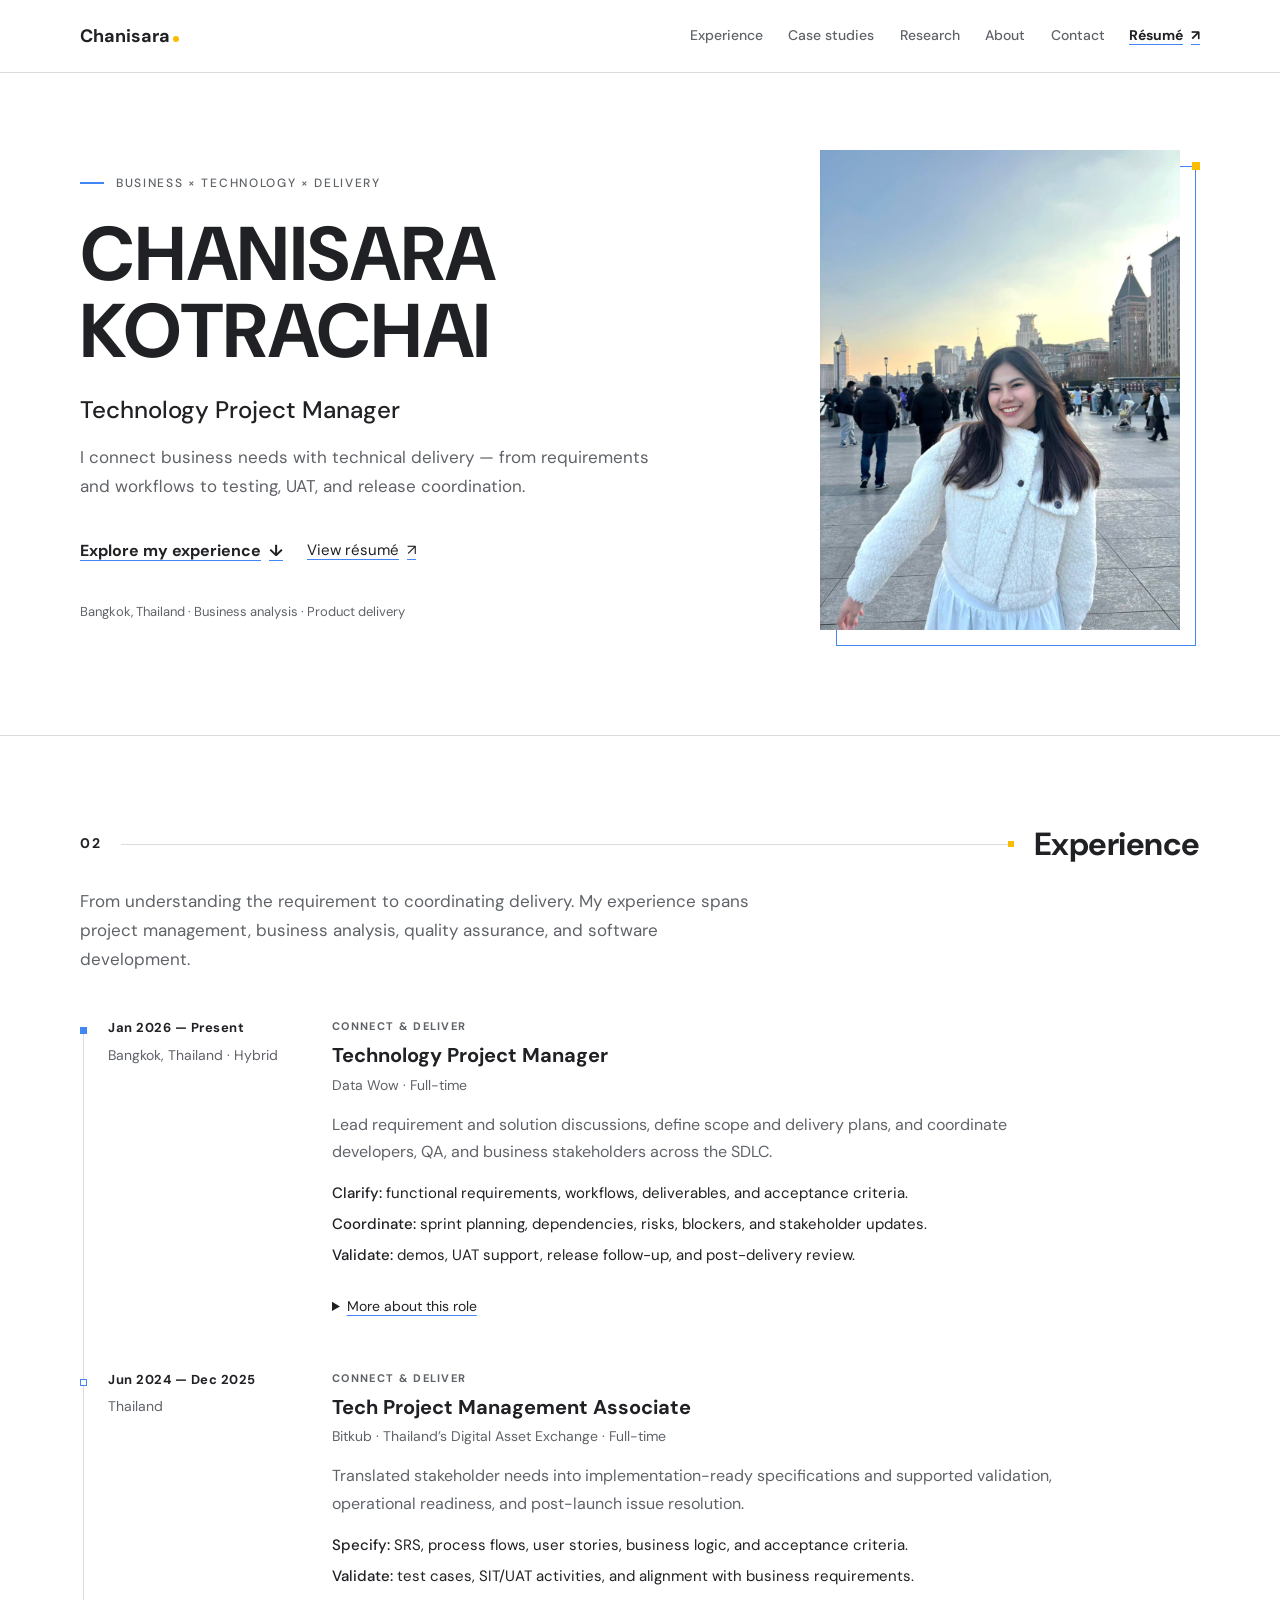
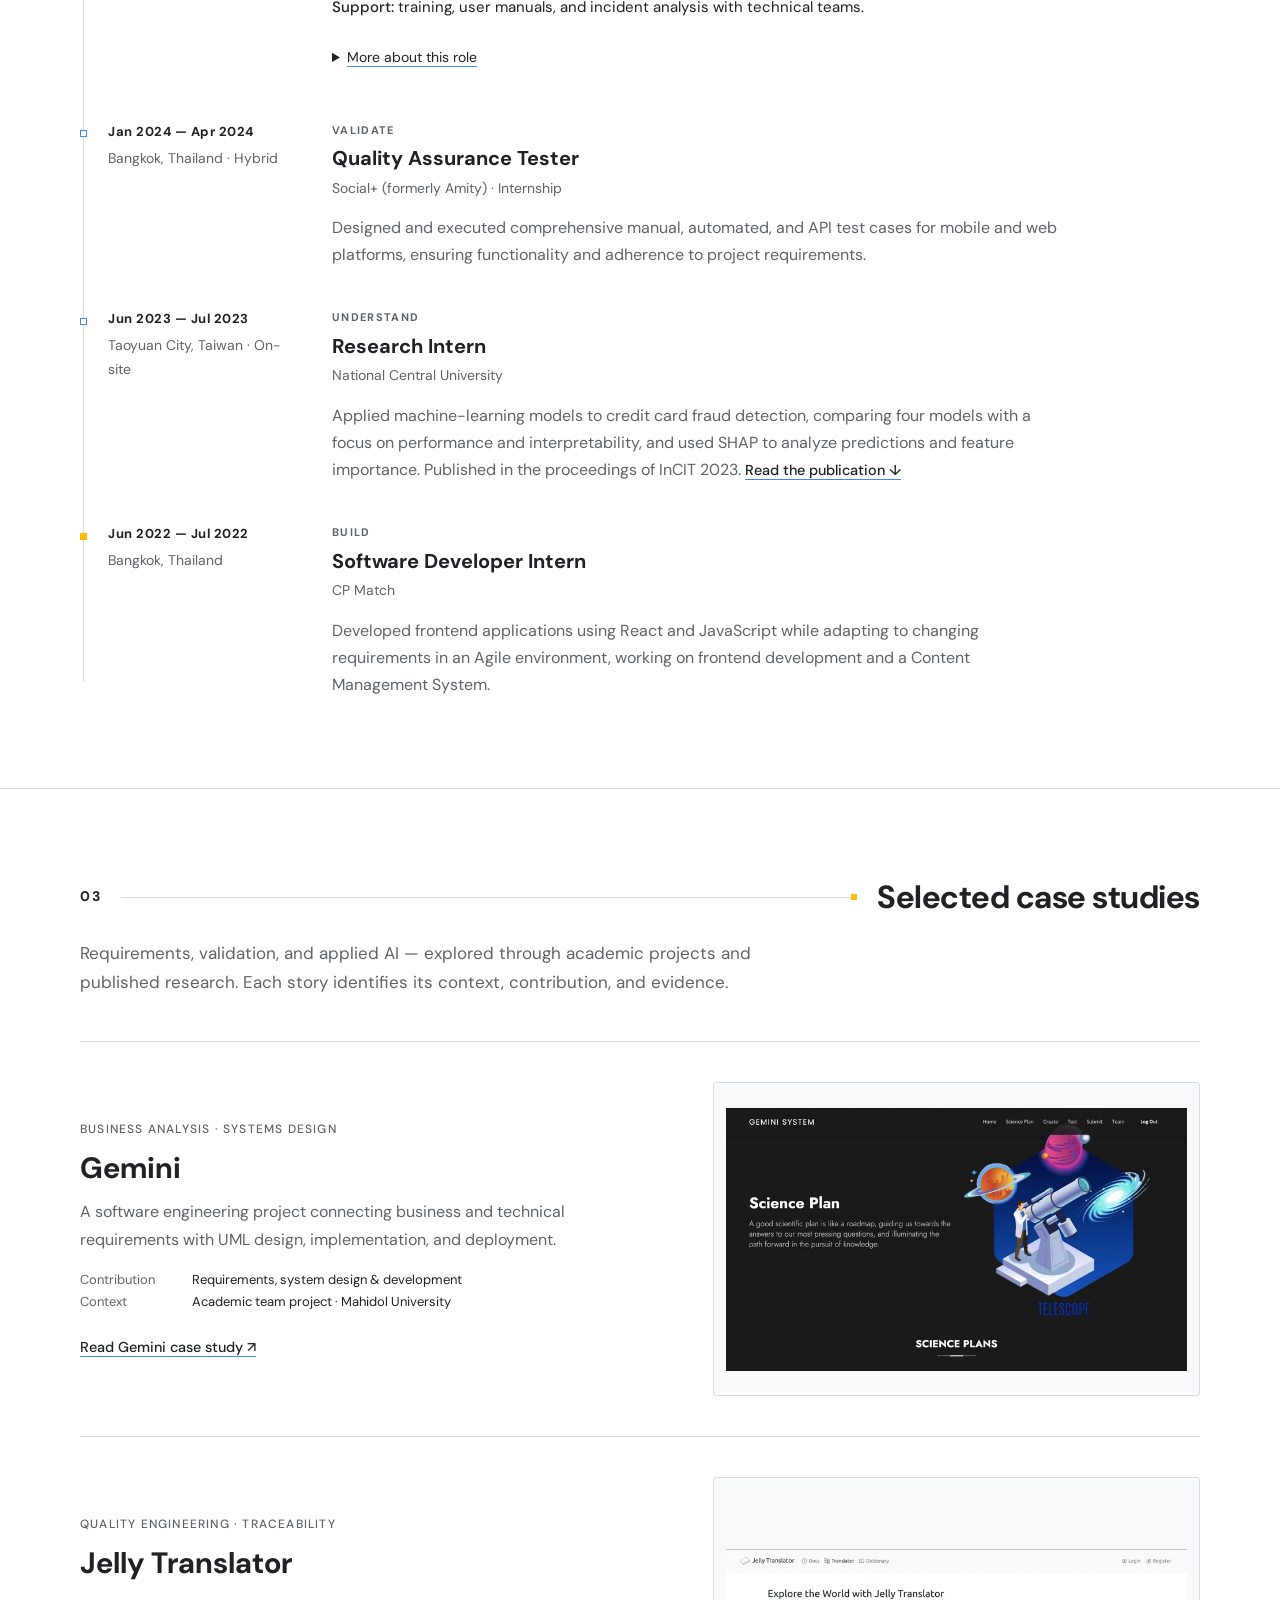
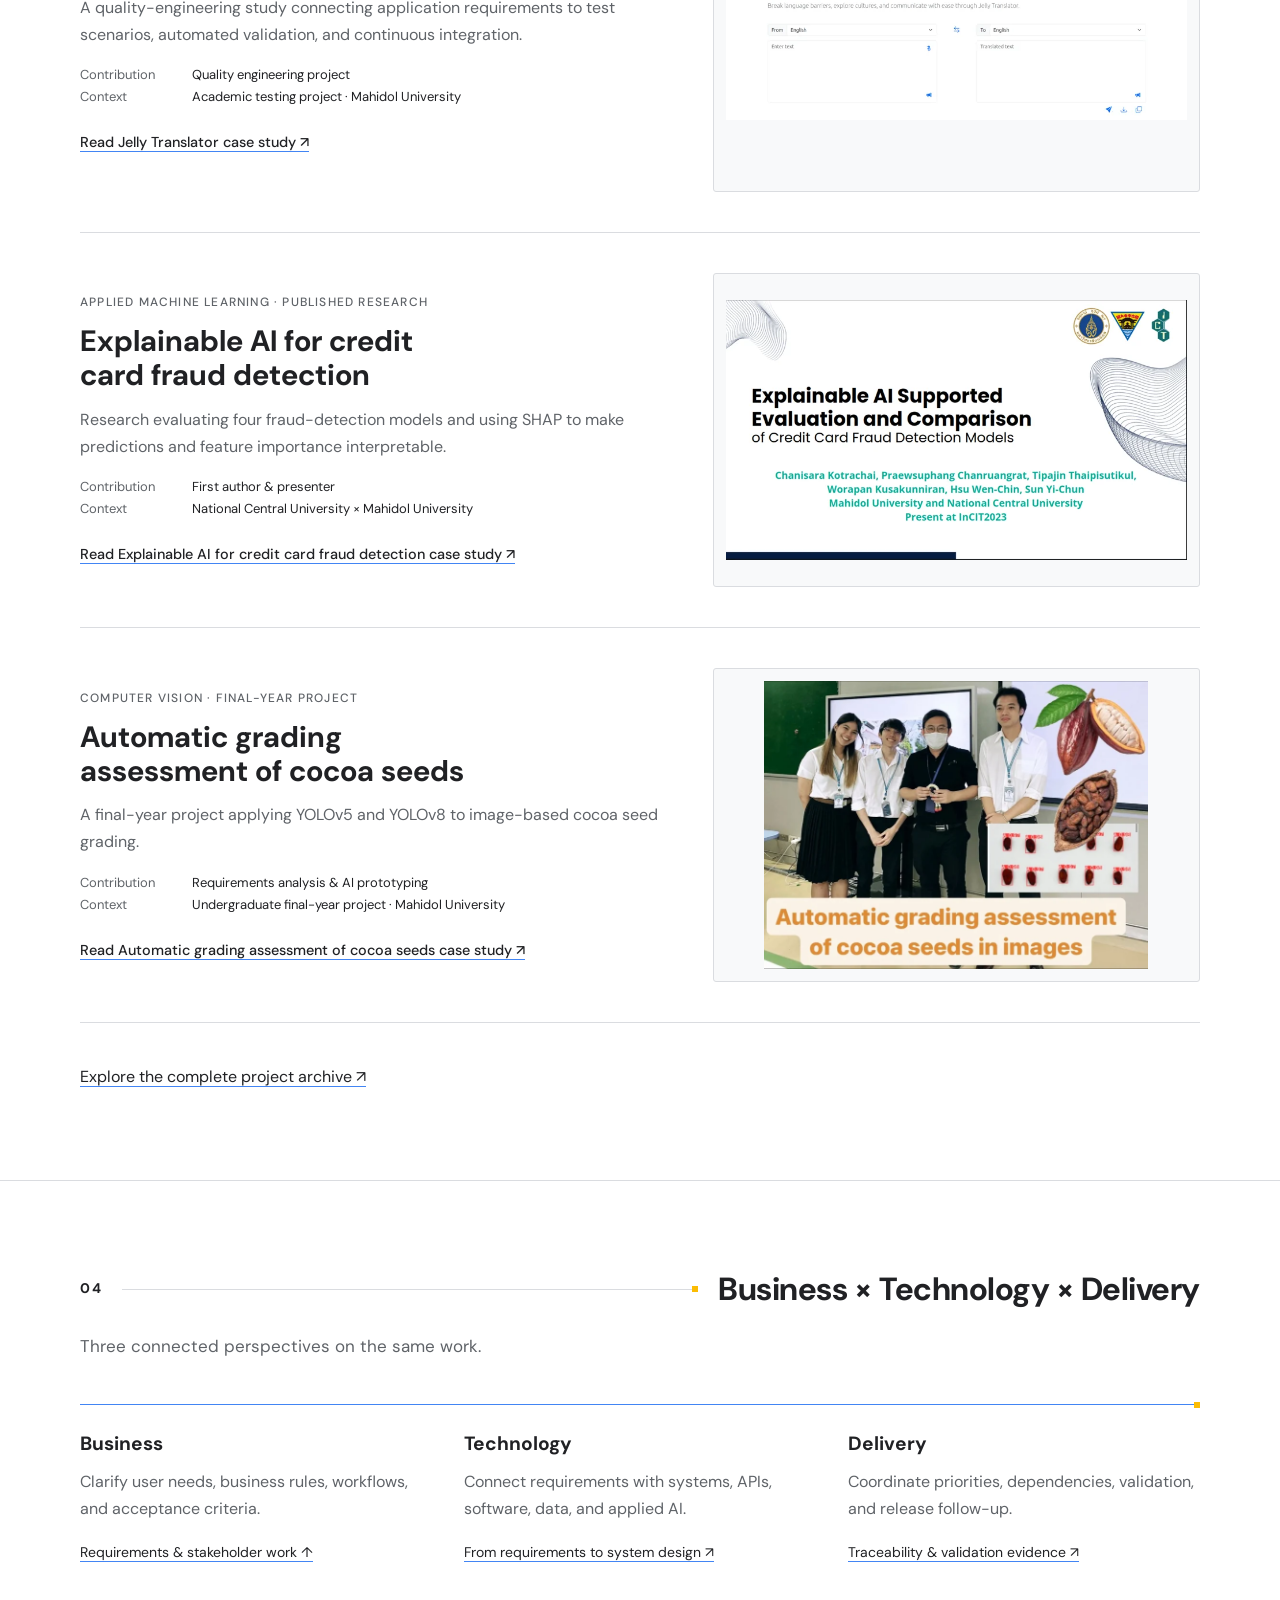
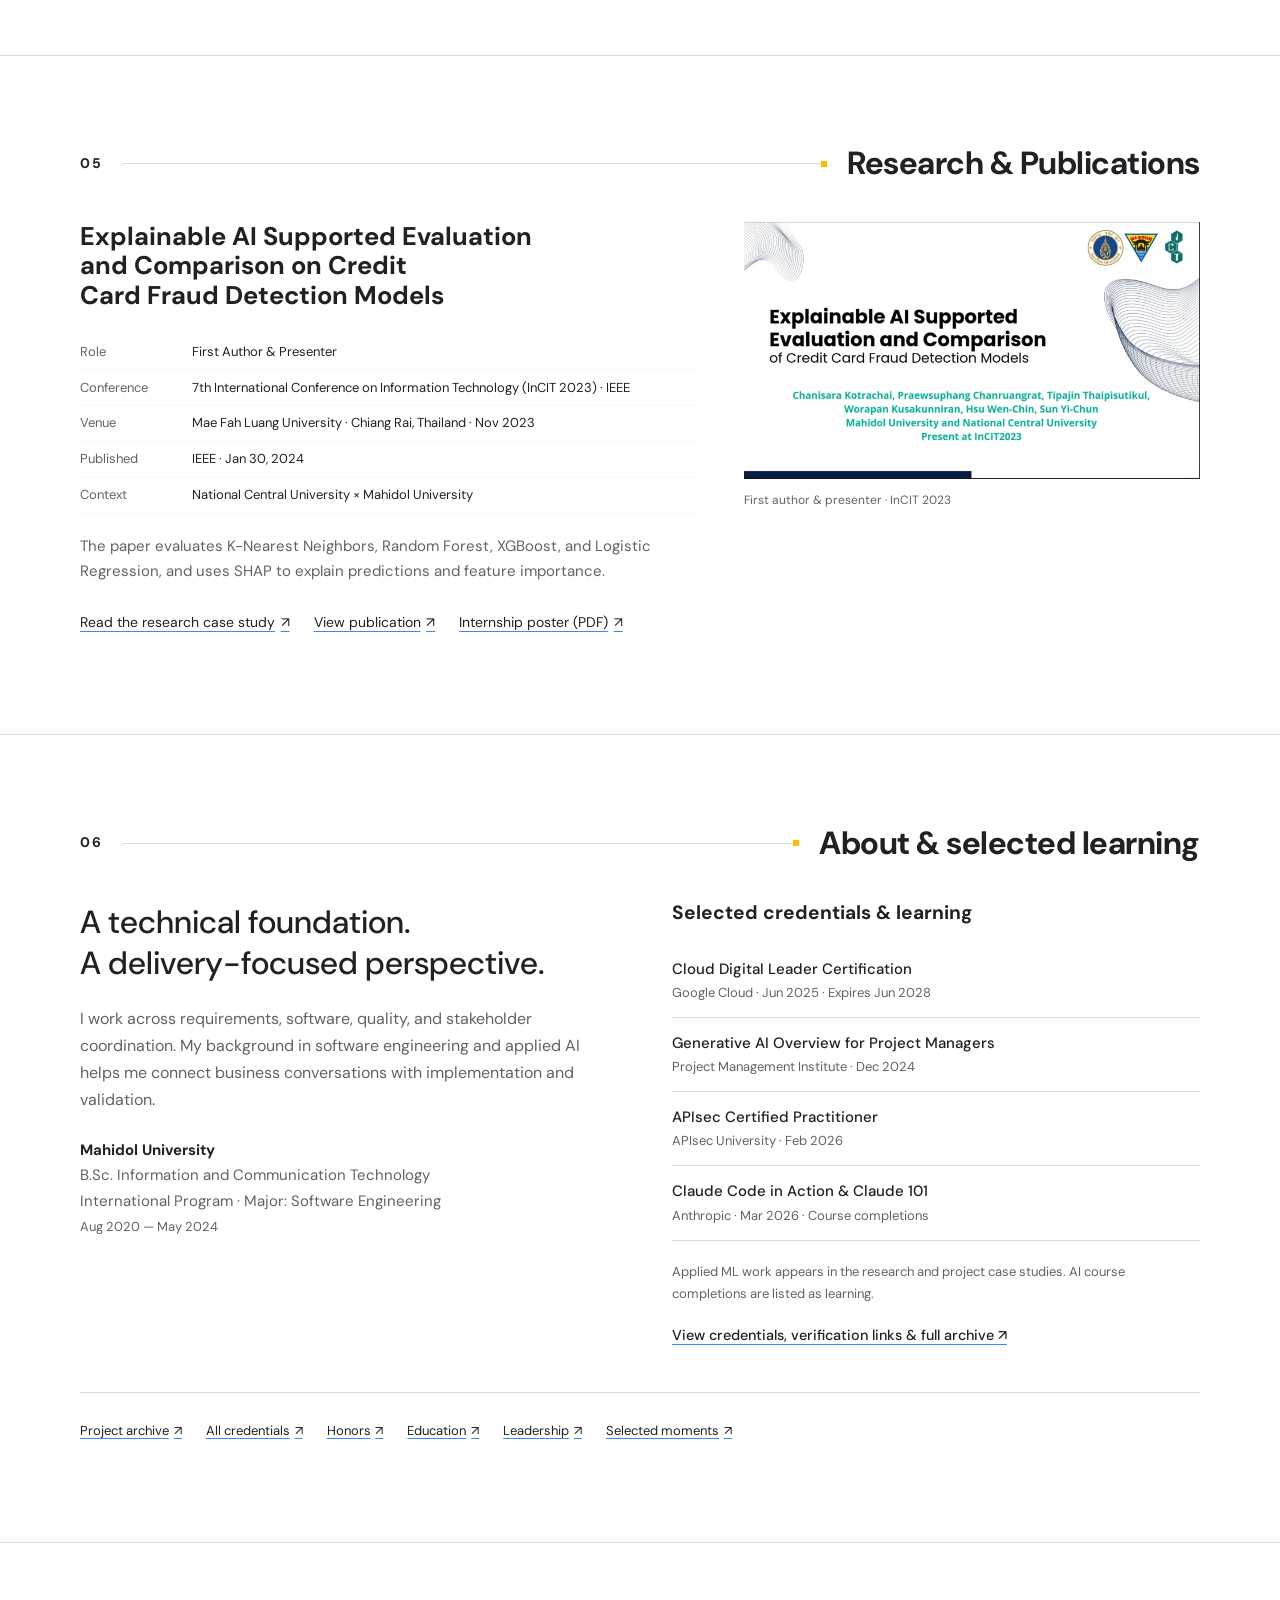
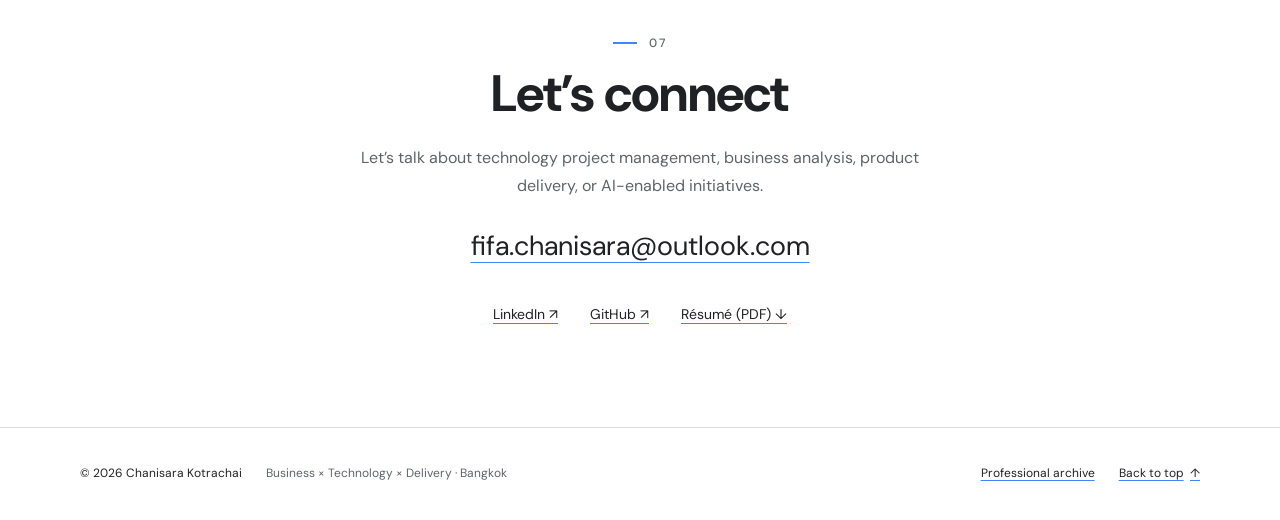
<file: index.html>
<!DOCTYPE html>
<html lang="en">
<head>
  <meta charset="UTF-8">
  <meta name="viewport" content="width=device-width, initial-scale=1.0">
  <title>Chanisara Kotrachai — Technology Project Manager | Business × Technology × Delivery</title>
  <meta name="description" content="Technology Project Manager in Bangkok with experience in business analysis, product delivery, requirements, UAT, software quality, and applied AI research.">
  <link rel="canonical" href="https://itsmefifa.github.io/">
  <meta property="og:title" content="Chanisara Kotrachai — Technology Project Manager | Business × Technology × Delivery">
  <meta property="og:description" content="Technology Project Manager in Bangkok with experience in business analysis, product delivery, requirements, UAT, software quality, and applied AI research.">
  <meta property="og:type" content="website">
  <meta property="og:url" content="https://itsmefifa.github.io/">
  <meta property="og:image" content="https://itsmefifa.github.io/assets/og/og-image.png">
  <meta property="og:image:width" content="1200">
  <meta property="og:image:height" content="630">
  <meta property="og:image:alt" content="Chanisara Kotrachai — Business × Technology × Delivery">
  <meta name="twitter:card" content="summary_large_image">
  <meta name="twitter:title" content="Chanisara Kotrachai — Technology Project Manager | Business × Technology × Delivery">
  <meta name="twitter:description" content="Technology Project Manager in Bangkok with experience in business analysis, product delivery, requirements, UAT, software quality, and applied AI research.">
  <meta name="twitter:image" content="https://itsmefifa.github.io/assets/og/og-image.png">
  <meta name="theme-color" content="#FFFFFF">
  <link rel="icon" type="image/svg+xml" href="/favicon.svg">
  <link rel="preconnect" href="https://fonts.googleapis.com">
  <link rel="preconnect" href="https://fonts.gstatic.com" crossorigin>
  <link href="https://fonts.googleapis.com/css2?family=DM+Sans:ital,wght@0,400;0,500;0,700;1,400&amp;display=swap" rel="stylesheet">
  <link rel="stylesheet" href="/css/style.css">
  <script src="/js/main.js" defer></script>
</head>
<body id="top">
  <a class="skip-link" href="#main">Skip to content</a>
  <header class="nav">
    <div class="container nav__inner">
      <a href="#top" class="nav__logo" aria-label="Chanisara — home">Chanisara<span class="nav__dot" aria-hidden="true"></span></a>
      <nav id="nav-links" class="nav__menu" aria-label="Primary">
        <a class="nav__link" href="#experience">Experience</a>
        <a class="nav__link" href="#work">Case studies</a>
        <a class="nav__link" href="#research">Research</a>
        <a class="nav__link" href="#about">About</a>
        <a class="nav__link" href="#contact">Contact</a>
      </nav>
      <a class="nav__resume" href="/documents/resume/Chanisara-Kotrachai-Resume.pdf" target="_blank" rel="noopener noreferrer">Résumé <span class="visually-hidden">(PDF, opens in a new tab)</span><span aria-hidden="true">↗</span></a>
      <button class="nav__toggle" id="nav-toggle" type="button" aria-expanded="false" aria-controls="nav-links" aria-label="Open menu"><span></span><span></span><span></span></button>
    </div>
  </header>
<main id="main">
<section class="section hero" id="introduction" aria-label="Introduction">
      <div class="container hero__grid">
        <div class="hero__text">
          <p class="kicker"><span class="kicker__tick" aria-hidden="true"></span>Business × Technology × Delivery</p>
          <h1 class="hero__name">Chanisara<br>Kotrachai</h1>
          <p class="hero__role">Technology Project Manager</p>
          <p class="hero__lede">
            I connect business needs with technical delivery — from requirements and workflows to testing, UAT, and release coordination.
          </p>
          <div class="hero__actions">
            <a href="#experience" class="hero__cta">Explore my experience <span aria-hidden="true">↓</span></a>
            <a href="/documents/resume/Chanisara-Kotrachai-Resume.pdf" class="hero__resume" target="_blank" rel="noopener noreferrer">
              View résumé <span class="visually-hidden">(PDF, opens in a new tab)</span><span aria-hidden="true">↗</span>
            </a>
          </div>
          <p class="hero__meta">Bangkok, Thailand · Business analysis · Product delivery</p>
        </div>
        <figure class="hero__portrait">
          <img src="/assets/profile/Chanisara_Hero.jpg" alt="Portrait of Chanisara Kotrachai" fetchpriority="high" width="960" height="1280">
        </figure>
      </div>
    </section>
<section class="section experience" id="experience" aria-labelledby="experience-title">
      <div class="container">
        <header class="sec-head">
          <span class="sec-head__index" aria-hidden="true">02</span>
          <span class="sec-head__rule" aria-hidden="true"></span>
          <h2 class="sec-head__title" id="experience-title">Experience</h2>
        </header>

        <p class="section-lede">From understanding the requirement to coordinating delivery. My experience spans project management, business analysis, quality assurance, and software development.</p>
        <div class="xp-list">
          <article class="xp xp--now">
            <div class="xp__when">
              <p class="xp__dates">Jan 2026 — Present</p>
              <p class="xp__place">Bangkok, Thailand · Hybrid</p>
            </div>
            <div class="xp__body">
              <p class="xp__verb">Connect &amp; Deliver</p>
              <h3 class="xp__role">Technology Project Manager</h3>
              <p class="xp__org">Data Wow · Full-time</p>
              <p class="xp__summary">Lead requirement and solution discussions, define scope and delivery plans, and coordinate developers, QA, and business stakeholders across the SDLC.</p>
<ul class="xp__contributions">
<li>
<strong>Clarify:</strong> functional requirements, workflows, deliverables, and acceptance criteria.</li>
<li>
<strong>Coordinate:</strong> sprint planning, dependencies, risks, blockers, and stakeholder updates.</li>
<li>
<strong>Validate:</strong> demos, UAT support, release follow-up, and post-delivery review.</li>
</ul>
              <details class="xp__more">
                <summary>More about this role</summary>
                <ul>
                  <li>Defined project scope, objectives, timelines, deliverables, and documentation in collaboration with stakeholders and project teams.</li>
                  <li>Developed and managed detailed project plans across all phases, including resource planning, milestone tracking, and delivery coordination.</li>
                  <li>Monitored project progress, dependencies, risks, issues, and blockers, and drove timely resolution to support project success.</li>
                  <li>Organized project meetings, sprint planning, progress updates, demos, and follow-up actions, ensuring clear communication across stakeholders.</li>
                  <li>Supported backlog prioritization, change management, process improvement, and project quality throughout the delivery lifecycle.</li>
                </ul>
              </details>
            </div>
          </article>

          <article class="xp xp--lead">
            <div class="xp__when">
              <p class="xp__dates">Jun 2024 — Dec 2025</p>
              <p class="xp__place">Thailand</p>
            </div>
            <div class="xp__body">
              <p class="xp__verb">Connect &amp; Deliver</p>
              <h3 class="xp__role">Tech Project Management Associate</h3>
              <p class="xp__org">Bitkub · Thailand’s Digital Asset Exchange · Full-time</p>
              <p class="xp__summary">Translated stakeholder needs into implementation-ready specifications and supported validation, operational readiness, and post-launch issue resolution.</p>
<ul class="xp__contributions">
<li>
<strong>Specify:</strong> SRS, process flows, user stories, business logic, and acceptance criteria.</li>
<li>
<strong>Validate:</strong> test cases, SIT/UAT activities, and alignment with business requirements.</li>
<li>
<strong>Support:</strong> training, user manuals, and incident analysis with technical teams.</li>
</ul>
              <details class="xp__more">
                <summary>More about this role</summary>
                <ul>
                  <li>Collaborated directly with stakeholders to gather business requirements, translating them into functional specifications and comprehensive project documentation.</li>
                  <li>Designed and validated functional specifications, system flows, business logic, and user interface design.</li>
                  <li>Developed detailed workflows and Software Requirements Specifications (SRS) to facilitate implementation.</li>
                  <li>Created visual mock-ups and prototypes to demonstrate user interface designs, improve stakeholder comprehension, and facilitate feedback.</li>
                  <li>Developed and executed test cases to validate functionality and alignment with business goals and technical requirements.</li>
                  <li>Created operational processes including training, demonstrations, and user manuals.</li>
                  <li>Provided post-launch support through incident analysis, root-cause identification, and technical team coordination for problem resolution.</li>
                </ul>
              </details>
            </div>
          </article>

          <article class="xp">
            <div class="xp__when">
              <p class="xp__dates">Jan 2024 — Apr 2024</p>
              <p class="xp__place">Bangkok, Thailand · Hybrid</p>
            </div>
            <div class="xp__body">
              <p class="xp__verb">Validate</p>
              <h3 class="xp__role">Quality Assurance Tester</h3>
              <p class="xp__org">Social+ (formerly Amity) · Internship</p>
              <p class="xp__summary">
                Designed and executed comprehensive manual, automated, and API test cases for mobile
                and web platforms, ensuring functionality and adherence to project requirements.
              </p>
            </div>
          </article>

          <article class="xp">
            <div class="xp__when">
              <p class="xp__dates">Jun 2023 — Jul 2023</p>
              <p class="xp__place">Taoyuan City, Taiwan · On-site</p>
            </div>
            <div class="xp__body">
              <p class="xp__verb">Understand</p>
              <h3 class="xp__role">Research Intern</h3>
              <p class="xp__org">National Central University</p>
              <p class="xp__summary">
                Applied machine-learning models to credit card fraud detection, comparing four models
                with a focus on performance and interpretability, and used SHAP to analyze predictions
                and feature importance. Published in the proceedings of InCIT 2023.
                <a class="xref" href="#research">Read the publication ↓</a>
              </p>
            </div>
          </article>

          <article class="xp">
            <div class="xp__when">
              <p class="xp__dates">Jun 2022 — Jul 2022</p>
              <p class="xp__place">Bangkok, Thailand</p>
            </div>
            <div class="xp__body">
              <p class="xp__verb">Build</p>
              <h3 class="xp__role">Software Developer Intern</h3>
              <p class="xp__org">CP Match</p>
              <p class="xp__summary">
                Developed frontend applications using React and JavaScript while adapting to changing
                requirements in an Agile environment, working on frontend development and a Content
                Management System.
              </p>
            </div>
          </article>
        </div>
      </div>
    </section>
<section class="section work" id="work" aria-labelledby="work-title"><div class="container">
<header class="sec-head"><span class="sec-head__index" aria-hidden="true">03</span><span class="sec-head__rule" aria-hidden="true"></span><h2 class="sec-head__title" id="work-title">Selected case studies</h2></header><p class="section-lede">Requirements, validation, and applied AI — explored through academic projects and published research. Each story identifies its context, contribution, and evidence.</p>
<div class="work-list">
<article class="work-preview" id="project-gemini"><div class="work-preview__text">
<p class="project__cat">Business analysis · Systems design</p>
<h3><a href="/work/gemini/">Gemini</a></h3>
<p>A software engineering project connecting business and technical requirements with UML design, implementation, and deployment.</p>
<dl class="preview-meta">
<div>
<dt>Contribution</dt>
<dd>Requirements, system design &amp; development</dd>
</div>
<div>
<dt>Context</dt>
<dd>Academic team project · Mahidol University</dd>
</div>
</dl>
<a class="text-link" href="/work/gemini/">Read Gemini case study <span aria-hidden="true">↗</span></a>
</div>
<a class="work-preview__visual" href="/work/gemini/" aria-label="Read Gemini case study"><img src="/assets/projects/previews/gemini.webp" srcset="/assets/projects/previews/gemini-800.webp 800w, /assets/projects/previews/gemini.webp 1600w" sizes="(max-width: 760px) calc(100vw - 40px), 720px" data-full="/assets/projects/gemini/gemini.png" alt="Gemini science-plan application homepage" loading="lazy" decoding="async" width="1600" height="912"></a></article><article class="work-preview" id="project-jelly"><div class="work-preview__text">
<p class="project__cat">Quality engineering · Traceability</p>
<h3><a href="/work/jelly-translator/">Jelly Translator</a></h3>
<p>A quality-engineering study connecting application requirements to test scenarios, automated validation, and continuous integration.</p>
<dl class="preview-meta">
<div>
<dt>Contribution</dt>
<dd>Quality engineering project</dd>
</div>
<div>
<dt>Context</dt>
<dd>Academic testing project · Mahidol University</dd>
</div>
</dl>
<a class="text-link" href="/work/jelly-translator/">Read Jelly Translator case study <span aria-hidden="true">↗</span></a>
</div>
<a class="work-preview__visual" href="/work/jelly-translator/" aria-label="Read Jelly Translator case study"><img src="/assets/projects/previews/qa_2.webp" srcset="/assets/projects/previews/qa_2-800.webp 800w, /assets/projects/previews/qa_2.webp 1600w" sizes="(max-width: 760px) calc(100vw - 40px), 720px" data-full="/assets/projects/Jelly/QA_2.png" alt="Jelly Translator application interface" loading="lazy" decoding="async" width="1600" height="593"></a></article><article class="work-preview" id="project-fraud"><div class="work-preview__text">
<p class="project__cat">Applied machine learning · Published research</p>
<h3><a href="/work/explainable-ai/">Explainable AI for credit card fraud detection</a></h3>
<p>Research evaluating four fraud-detection models and using SHAP to make predictions and feature importance interpretable.</p>
<dl class="preview-meta">
<div>
<dt>Contribution</dt>
<dd>First author &amp; presenter</dd>
</div>
<div>
<dt>Context</dt>
<dd>National Central University × Mahidol University</dd>
</div>
</dl>
<a class="text-link" href="/work/explainable-ai/">Read Explainable AI for credit card fraud detection case study <span aria-hidden="true">↗</span></a>
</div>
<a class="work-preview__visual" href="/work/explainable-ai/" aria-label="Read Explainable AI for credit card fraud detection case study"><img src="/assets/projects/previews/visualization.webp" srcset="/assets/projects/previews/visualization-800.webp 800w, /assets/projects/previews/visualization.webp 1600w" sizes="(max-width: 760px) calc(100vw - 40px), 720px" data-full="/assets/projects/fraud-detection/visualization.png" alt="Title slide of the credit card fraud detection paper presented at InCIT 2023" loading="lazy" decoding="async" width="1600" height="902"></a></article><article class="work-preview" id="project-cocoa"><div class="work-preview__text">
<p class="project__cat">Computer vision · Final-year project</p>
<h3><a href="/work/cocoa-grading/">Automatic grading assessment of cocoa seeds</a></h3>
<p>A final-year project applying YOLOv5 and YOLOv8 to image-based cocoa seed grading.</p>
<dl class="preview-meta">
<div>
<dt>Contribution</dt>
<dd>Requirements analysis &amp; AI prototyping</dd>
</div>
<div>
<dt>Context</dt>
<dd>Undergraduate final-year project · Mahidol University</dd>
</div>
</dl>
<a class="text-link" href="/work/cocoa-grading/">Read Automatic grading assessment of cocoa seeds case study <span aria-hidden="true">↗</span></a>
</div>
<a class="work-preview__visual" href="/work/cocoa-grading/" aria-label="Read Automatic grading assessment of cocoa seeds case study"><img src="/assets/projects/previews/coco_1.webp" srcset="/assets/projects/previews/coco_1-800.webp 800w, /assets/projects/previews/coco_1.webp 1290w" sizes="(max-width: 760px) calc(100vw - 40px), 720px" data-full="/assets/projects/cocoa/coco_1.jpg" alt="Cocoa grading project collage with the team and examples of seed detection" loading="lazy" decoding="async" width="1290" height="969"></a></article>
</div>
<p class="section-end"><a href="/archive/#archive">Explore the complete project archive <span aria-hidden="true">↗</span></a></p>
</div></section>
<section class="section bridge" id="bridge" aria-labelledby="bridge-title"><div class="container">
<header class="sec-head"><span class="sec-head__index" aria-hidden="true">04</span><span class="sec-head__rule" aria-hidden="true"></span><h2 class="sec-head__title" id="bridge-title">Business × Technology × Delivery</h2></header><p class="section-lede">Three connected perspectives on the same work.</p>
<div class="axis">
<div class="axis__node">
<h3 class="axis__label">Business</h3>
<p>Clarify user needs, business rules, workflows, and acceptance criteria.</p>
<a href="#experience">Requirements &amp; stakeholder work <span aria-hidden="true">↑</span></a>
</div>
<div class="axis__node">
<h3 class="axis__label">Technology</h3>
<p>Connect requirements with systems, APIs, software, data, and applied AI.</p>
<a href="/work/gemini/">From requirements to system design <span aria-hidden="true">↗</span></a>
</div>
<div class="axis__node">
<h3 class="axis__label">Delivery</h3>
<p>Coordinate priorities, dependencies, validation, and release follow-up.</p>
<a href="/work/jelly-translator/">Traceability &amp; validation evidence <span aria-hidden="true">↗</span></a>
</div>
</div>
</div></section>
<section class="section research" id="research" aria-labelledby="research-title">
      <div class="container">
        <header class="sec-head">
          <span class="sec-head__index" aria-hidden="true">05</span>
          <span class="sec-head__rule" aria-hidden="true"></span>
          <h2 class="sec-head__title" id="research-title">Research &amp; Publications</h2>
        </header>
        <div class="research__grid">
          <div class="research__text">
            <h3 class="research__publication">
              Explainable AI Supported Evaluation and Comparison on Credit Card Fraud Detection Models
            </h3>
            <dl class="research__meta">
              <div>
<dt>Role</dt>
<dd>First Author &amp; Presenter</dd>
</div>
              <div>
<dt>Conference</dt>
<dd>7th International Conference on Information Technology (InCIT 2023) · IEEE</dd>
</div>
              <div>
<dt>Venue</dt>
<dd>Mae Fah Luang University · Chiang Rai, Thailand · Nov 2023</dd>
</div>
              <div>
<dt>Published</dt>
<dd>IEEE · Jan 30, 2024</dd>
</div>
              <div>
<dt>Context</dt>
<dd>National Central University × Mahidol University</dd>
</div>
            </dl>
            <p class="research__note">
              The paper evaluates K-Nearest Neighbors, Random Forest, XGBoost, and Logistic Regression, and uses SHAP to explain predictions and feature importance.
            </p>
            <p class="research__links"><a href="/work/explainable-ai/" class="research__link">Read the research case study <span aria-hidden="true">↗</span></a>
              <a href="https://doi.org/10.1109/InCIT60207.2023.10413100" target="_blank" rel="noopener noreferrer" class="research__link">View publication <span aria-hidden="true">↗</span><span class="visually-hidden"> (opens in a new tab)</span></a>
              <a href="/documents/posters/incit-2023.pdf" target="_blank" rel="noopener noreferrer" class="research__link research__link--quiet">Internship poster (PDF) <span aria-hidden="true">↗</span><span class="visually-hidden"> (opens in a new tab)</span></a>
            </p>
          </div>
          <div class="research__visual"><figure class="evidence"><img src="/assets/projects/previews/visualization.webp" srcset="/assets/projects/previews/visualization-800.webp 800w, /assets/projects/previews/visualization.webp 1600w" sizes="(max-width: 760px) calc(100vw - 40px), 720px" data-full="/assets/projects/fraud-detection/visualization.png" alt="Title slide of the InCIT 2023 research publication" loading="lazy" decoding="async" data-zoom width="1600" height="902"><figcaption>First author &amp; presenter · InCIT 2023</figcaption></figure></div>
</div>
      </div>
    </section>
<section class="section about" id="about" aria-labelledby="about-title"><div class="container">
<header class="sec-head"><span class="sec-head__index" aria-hidden="true">06</span><span class="sec-head__rule" aria-hidden="true"></span><h2 class="sec-head__title" id="about-title">About &amp; selected learning</h2></header><div class="about__grid">
<div>
<p class="about__intro">A technical foundation.<br>A delivery-focused perspective.</p>
<p>I work across requirements, software, quality, and stakeholder coordination. My background in software engineering and applied AI helps me connect business conversations with implementation and validation.</p>
<p class="about__education"><strong>Mahidol University</strong><br>B.Sc. Information and Communication Technology<br>International Program · Major: Software Engineering<br><span>Aug 2020 — May 2024</span></p>
</div>
<div>
<h3>Selected credentials &amp; learning</h3>
<ul class="learning-list">
<li>
<strong>Cloud Digital Leader Certification</strong><span>Google Cloud · Jun 2025 · Expires Jun 2028</span>
</li>
<li>
<strong>Generative AI Overview for Project Managers</strong><span>Project Management Institute · Dec 2024</span>
</li>
<li>
<strong>APIsec Certified Practitioner</strong><span>APIsec University · Feb 2026</span>
</li>
<li>
<strong>Claude Code in Action &amp; Claude 101</strong><span>Anthropic · Mar 2026 · Course completions</span>
</li>
</ul>
<p class="about__note">Applied ML work appears in the research and project case studies. AI course completions are listed as learning.</p>
<a class="text-link" href="/archive/#certifications">View credentials, verification links &amp; full archive <span aria-hidden="true">↗</span></a>
</div>
</div>
<div class="archive-shortcuts" aria-label="Archive shortcuts">
<p id="archive"><a href="/archive/#archive">Project archive <span aria-hidden="true">↗</span></a></p>
<p id="certifications"><a href="/archive/#certifications">All credentials <span aria-hidden="true">↗</span></a></p>
<p id="honors"><a href="/archive/#honors">Honors <span aria-hidden="true">↗</span></a></p>
<p id="education"><a href="/archive/#education">Education <span aria-hidden="true">↗</span></a></p>
<p id="leadership"><a href="/archive/#leadership">Leadership <span aria-hidden="true">↗</span></a></p>
<p id="moments"><a href="/archive/#moments">Selected moments <span aria-hidden="true">↗</span></a></p>
</div>
</div></section>
<section class="section contact" id="contact" aria-labelledby="contact-title">
      <div class="container">
        <p class="kicker kicker--center"><span class="kicker__tick" aria-hidden="true"></span>07</p>
        <h2 class="contact__title" id="contact-title">Let’s connect</h2>
        <p class="contact__message">Let’s talk about technology project management, business analysis, product delivery, or AI-enabled initiatives.</p>
        <a class="contact__email" href="mailto:fifa.chanisara@outlook.com">fifa.chanisara@outlook.com</a>
        <ul class="contact__links">
          <li><a href="https://www.linkedin.com/in/chanisara-kotrachai/" target="_blank" rel="noopener noreferrer">LinkedIn <span aria-hidden="true">↗</span><span class="visually-hidden"> (opens in a new tab)</span></a></li>
          <li><a href="https://github.com/itsmefifa" target="_blank" rel="noopener noreferrer">GitHub <span aria-hidden="true">↗</span><span class="visually-hidden"> (opens in a new tab)</span></a></li>
          <li><a href="/documents/resume/Chanisara-Kotrachai-Resume.pdf" target="_blank" rel="noopener noreferrer">Résumé (PDF) <span aria-hidden="true">↓</span><span class="visually-hidden"> (opens in a new tab)</span></a></li>
        </ul>
      </div>
    </section>
</main>
  <footer class="footer">
    <div class="container footer__content">
      <p class="footer__copy">© <span id="current-year">2026</span> Chanisara Kotrachai</p>
      <p class="footer__note">Business × Technology × Delivery · Bangkok</p>
      <a href="/archive/">Professional archive</a>
      <a class="footer__top" href="#top">Back to top <span aria-hidden="true">↑</span></a>
    </div>
  </footer>
</body>
</html>
</file>
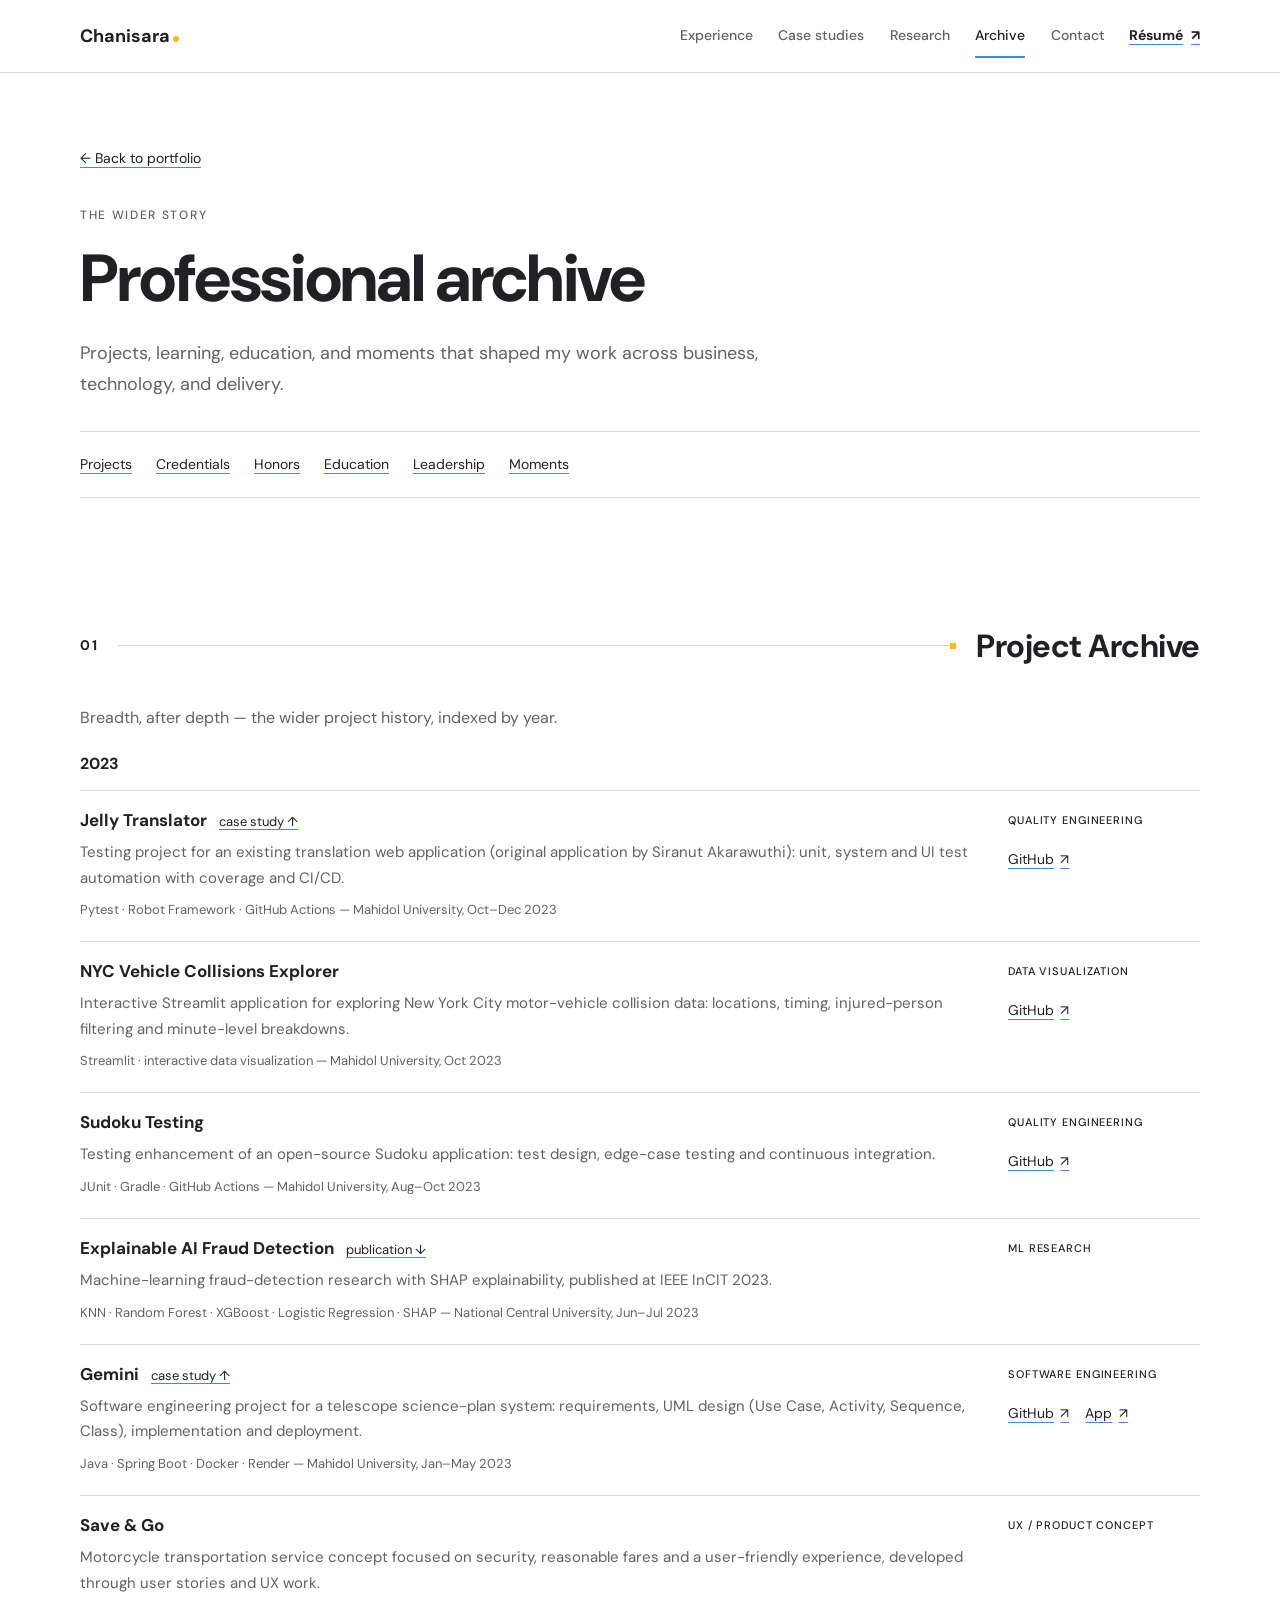
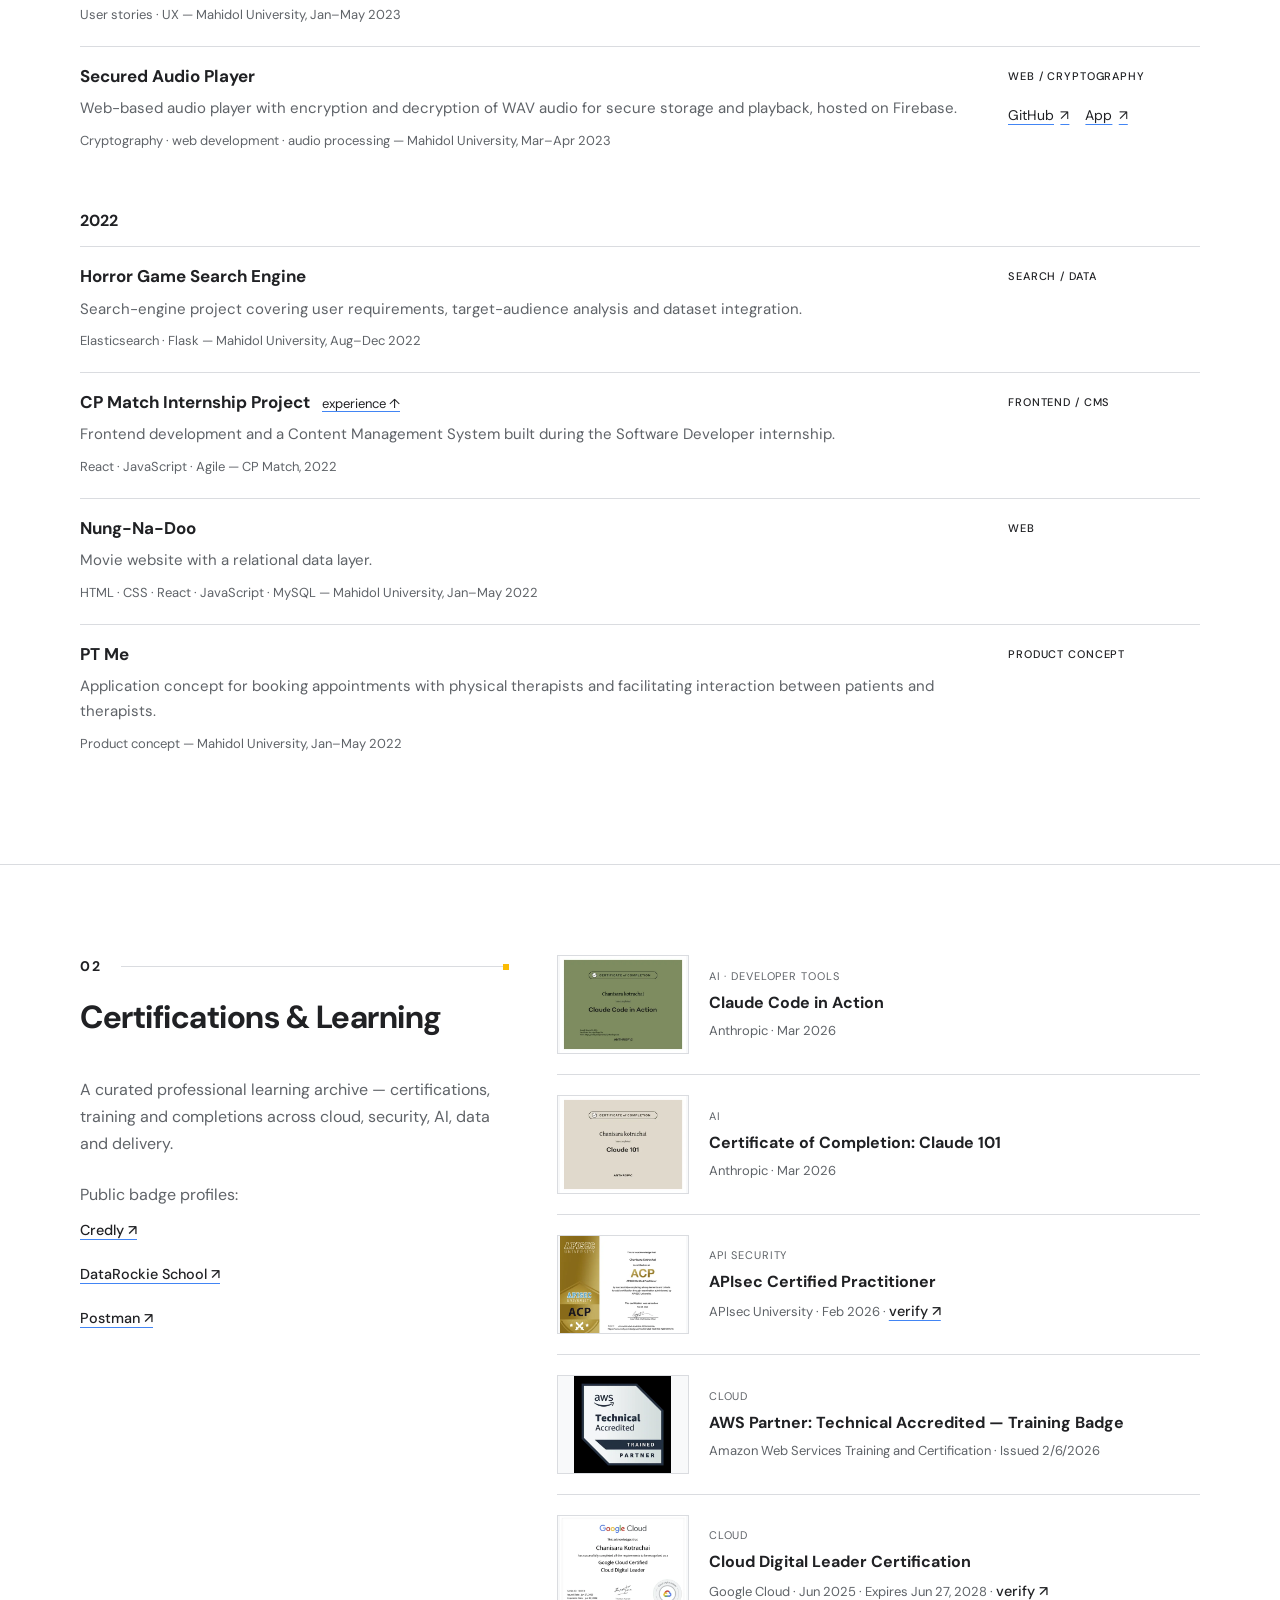
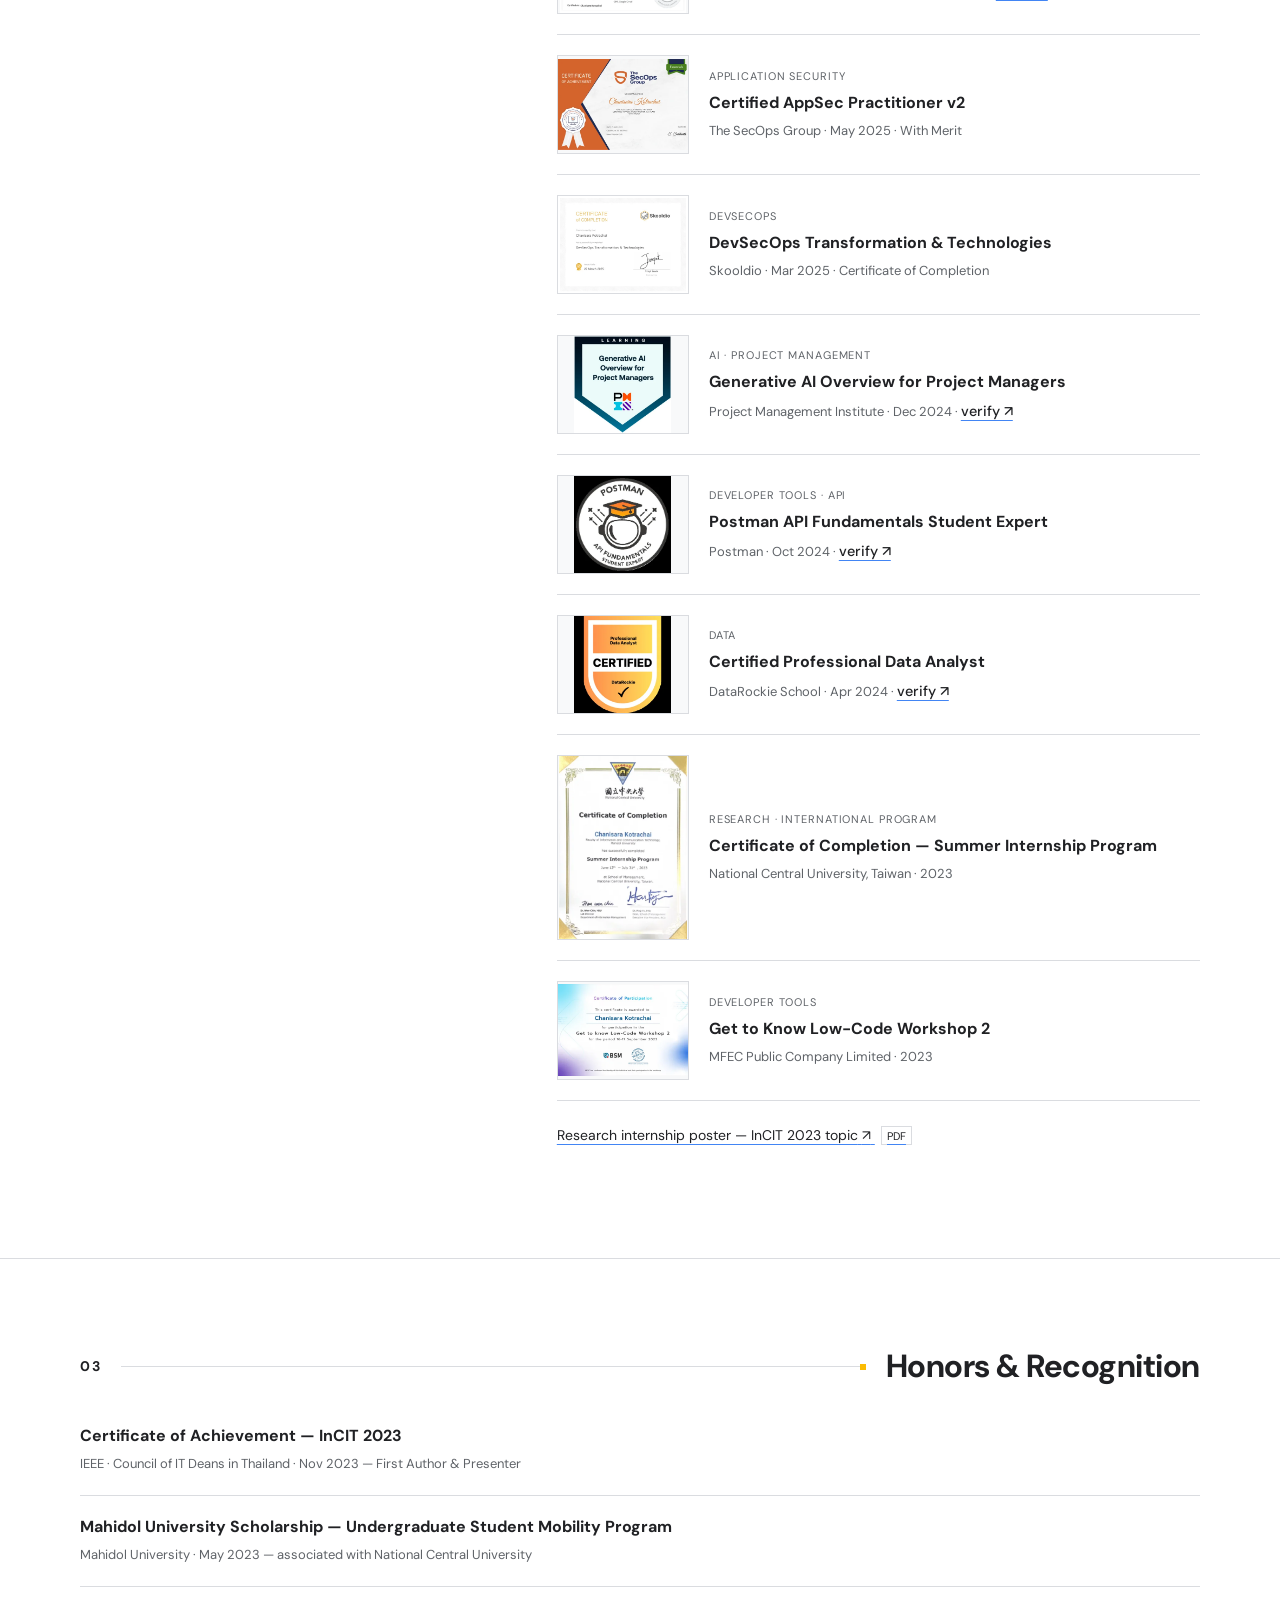
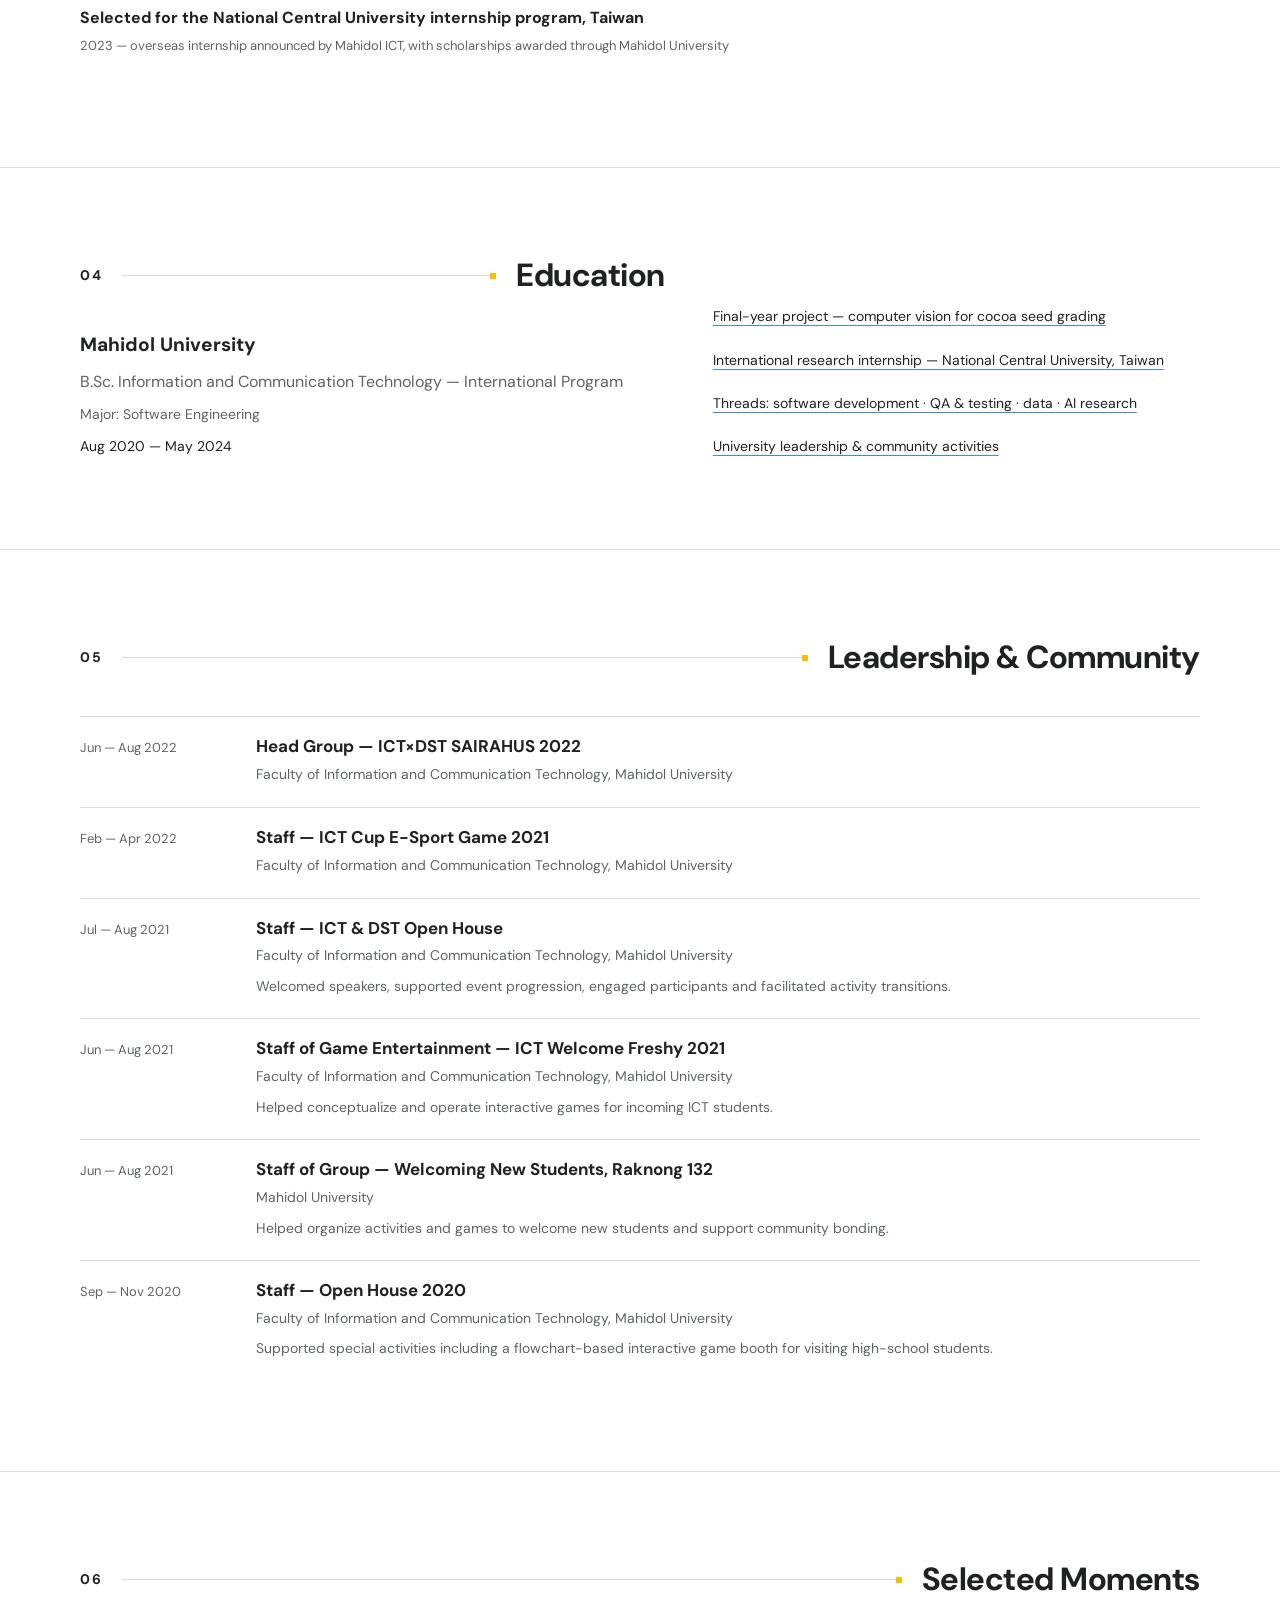
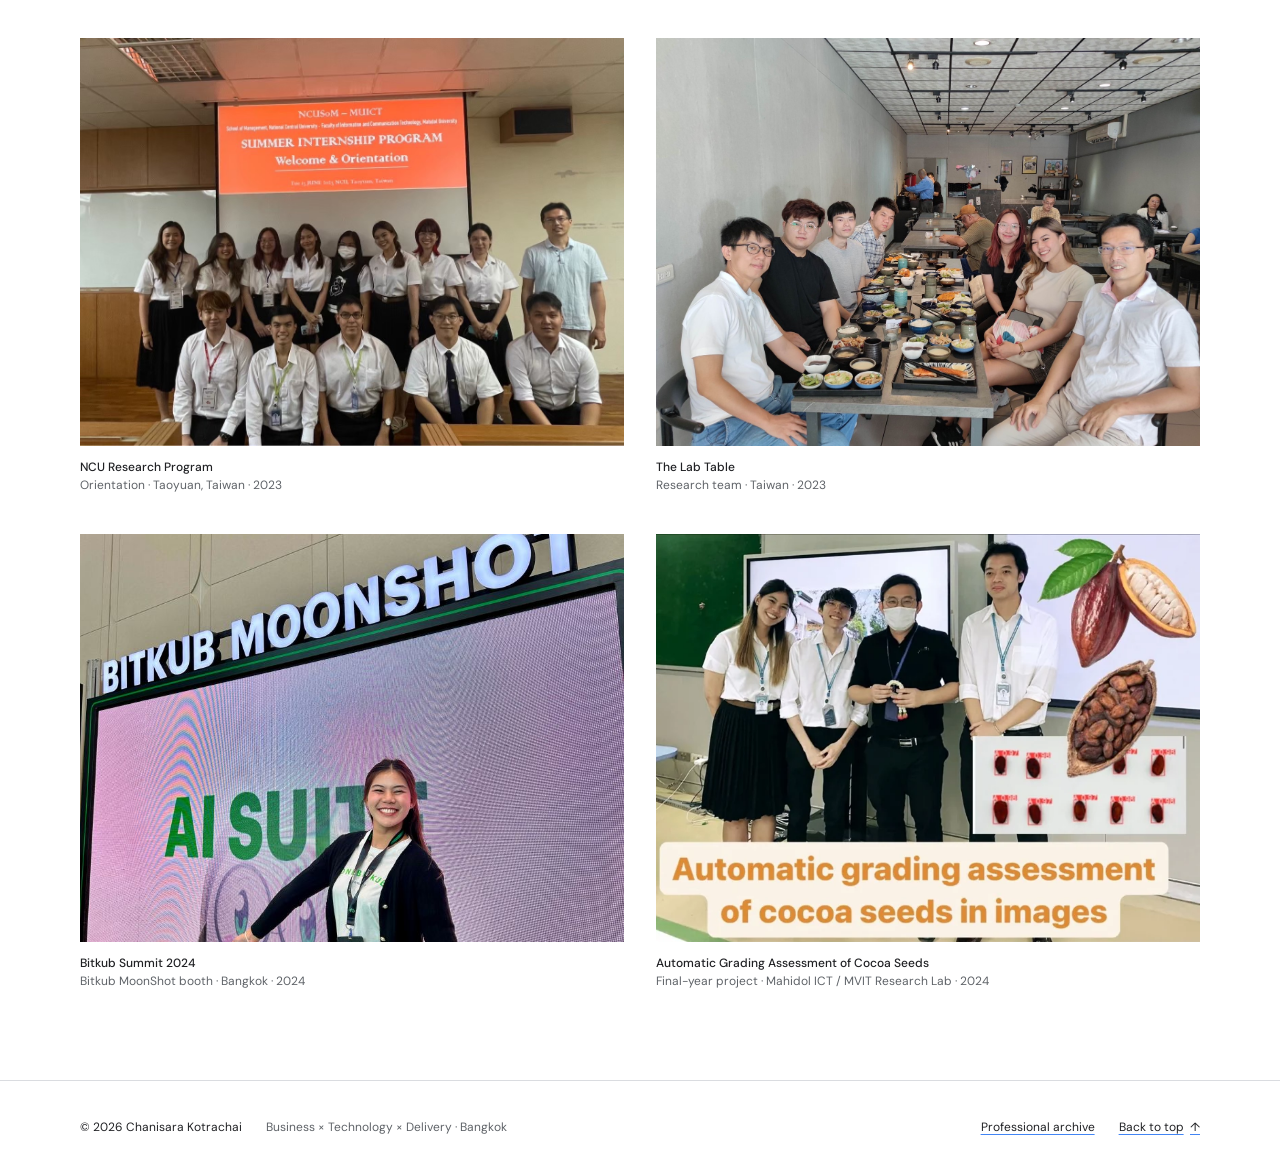
<file: archive/index.html>
<!DOCTYPE html>
<html lang="en">
<head>
  <meta charset="UTF-8">
  <meta name="viewport" content="width=device-width, initial-scale=1.0">
  <title>Professional archive — Chanisara Kotrachai</title>
  <meta name="description" content="The complete project, certification, education, leadership, and professional moments archive of Chanisara Kotrachai.">
  <link rel="canonical" href="https://itsmefifa.github.io/archive/">
  <meta property="og:title" content="Professional archive — Chanisara Kotrachai">
  <meta property="og:description" content="The complete project, certification, education, leadership, and professional moments archive of Chanisara Kotrachai.">
  <meta property="og:type" content="website">
  <meta property="og:url" content="https://itsmefifa.github.io/archive/">
  <meta property="og:image" content="https://itsmefifa.github.io/assets/og/og-image.png">
  <meta property="og:image:width" content="1200">
  <meta property="og:image:height" content="630">
  <meta property="og:image:alt" content="Chanisara Kotrachai — Business × Technology × Delivery">
  <meta name="twitter:card" content="summary_large_image">
  <meta name="twitter:title" content="Professional archive — Chanisara Kotrachai">
  <meta name="twitter:description" content="The complete project, certification, education, leadership, and professional moments archive of Chanisara Kotrachai.">
  <meta name="twitter:image" content="https://itsmefifa.github.io/assets/og/og-image.png">
  <meta name="theme-color" content="#FFFFFF">
  <link rel="icon" type="image/svg+xml" href="/favicon.svg">
  <link rel="preconnect" href="https://fonts.googleapis.com">
  <link rel="preconnect" href="https://fonts.gstatic.com" crossorigin>
  <link href="https://fonts.googleapis.com/css2?family=DM+Sans:ital,wght@0,400;0,500;0,700;1,400&amp;display=swap" rel="stylesheet">
  <link rel="stylesheet" href="/css/style.css">
  <script src="/js/main.js" defer></script>
</head>
<body id="top">
  <a class="skip-link" href="#main">Skip to content</a>
  <header class="nav">
    <div class="container nav__inner">
      <a href="/" class="nav__logo" aria-label="Chanisara — home">Chanisara<span class="nav__dot" aria-hidden="true"></span></a>
      <nav id="nav-links" class="nav__menu" aria-label="Primary">
        <a class="nav__link" href="/#experience">Experience</a>
        <a class="nav__link" href="/#work">Case studies</a>
        <a class="nav__link" href="/#research">Research</a>
        <a class="nav__link" href="/archive/" aria-current="page">Archive</a>
        <a class="nav__link" href="/#contact">Contact</a>
      </nav>
      <a class="nav__resume" href="/documents/resume/Chanisara-Kotrachai-Resume.pdf" target="_blank" rel="noopener noreferrer">Résumé <span class="visually-hidden">(PDF, opens in a new tab)</span><span aria-hidden="true">↗</span></a>
      <button class="nav__toggle" id="nav-toggle" type="button" aria-expanded="false" aria-controls="nav-links" aria-label="Open menu"><span></span><span></span><span></span></button>
    </div>
  </header>
<main id="main"><div class="container page-intro">
<a class="back-link" href="/">← Back to portfolio</a><p class="kicker">The wider story</p>
<h1>Professional archive</h1>
<p class="page-intro__lede">Projects, learning, education, and moments that shaped my work across business, technology, and delivery.</p>
<nav class="jump-links" aria-label="Archive sections"><a href="#archive">Projects</a><a href="#certifications">Credentials</a><a href="#honors">Honors</a><a href="#education">Education</a><a href="#leadership">Leadership</a><a href="#moments">Moments</a></nav>
</div>
<section class="section catalog" id="archive" aria-labelledby="archive-title">
      <div class="container">
        <header class="sec-head">
          <span class="sec-head__index" aria-hidden="true">01</span>
          <span class="sec-head__rule" aria-hidden="true"></span>
          <h2 class="sec-head__title" id="archive-title">Project Archive</h2>
        </header>
        <p class="catalog__lede">Breadth, after depth — the wider project history, indexed by year.</p>

        <div class="catalog__group">
          <h3 class="catalog__year">2023</h3>
          <ul class="catalog__list">
            <li class="catalog__row">
              <div class="catalog__main">
                <h4 class="catalog__name">Jelly Translator <a class="xref" href="/work/jelly-translator/">case study ↑</a>
</h4>
                <p class="catalog__desc">Testing project for an existing translation web application (original application by Siranut Akarawuthi): unit, system and UI test automation with coverage and CI/CD.</p>
                <p class="catalog__stack">Pytest · Robot Framework · GitHub Actions — Mahidol University, Oct–Dec 2023</p>
              </div>
              <div class="catalog__side">
                <span class="catalog__domain">Quality Engineering</span>
                <a class="catalog__link" href="https://github.com/itsmefifa/2023-ITCS473-GluayGluay/tree/master/Project_phase_2" target="_blank" rel="noopener noreferrer">GitHub <span aria-hidden="true">↗</span><span class="visually-hidden"> (opens in a new tab)</span></a>
              </div>
            </li>
            <li class="catalog__row">
              <div class="catalog__main">
                <h4 class="catalog__name">NYC Vehicle Collisions Explorer</h4>
                <p class="catalog__desc">Interactive Streamlit application for exploring New York City motor-vehicle collision data: locations, timing, injured-person filtering and minute-level breakdowns.</p>
                <p class="catalog__stack">Streamlit · interactive data visualization — Mahidol University, Oct 2023</p>
              </div>
              <div class="catalog__side">
                <span class="catalog__domain">Data Visualization</span>
                <a class="catalog__link" href="https://github.com/itsmefifa/NYC-Vehicle-Collisions" target="_blank" rel="noopener noreferrer">GitHub <span aria-hidden="true">↗</span><span class="visually-hidden"> (opens in a new tab)</span></a>
              </div>
            </li>
            <li class="catalog__row">
              <div class="catalog__main">
                <h4 class="catalog__name">Sudoku Testing</h4>
                <p class="catalog__desc">Testing enhancement of an open-source Sudoku application: test design, edge-case testing and continuous integration.</p>
                <p class="catalog__stack">JUnit · Gradle · GitHub Actions — Mahidol University, Aug–Oct 2023</p>
              </div>
              <div class="catalog__side">
                <span class="catalog__domain">Quality Engineering</span>
                <a class="catalog__link" href="https://github.com/itsmefifa/2023-ITCS473-GluayGluay" target="_blank" rel="noopener noreferrer">GitHub <span aria-hidden="true">↗</span><span class="visually-hidden"> (opens in a new tab)</span></a>
              </div>
            </li>
            <li class="catalog__row">
              <div class="catalog__main">
                <h4 class="catalog__name">Explainable AI Fraud Detection <a class="xref" href="/#research">publication ↓</a>
</h4>
                <p class="catalog__desc">Machine-learning fraud-detection research with SHAP explainability, published at IEEE InCIT 2023.</p>
                <p class="catalog__stack">KNN · Random Forest · XGBoost · Logistic Regression · SHAP — National Central University, Jun–Jul 2023</p>
              </div>
              <div class="catalog__side">
                <span class="catalog__domain">ML Research</span>
              </div>
            </li>
            <li class="catalog__row">
              <div class="catalog__main">
                <h4 class="catalog__name">Gemini <a class="xref" href="/work/gemini/">case study ↑</a>
</h4>
                <p class="catalog__desc">Software engineering project for a telescope science-plan system: requirements, UML design (Use Case, Activity, Sequence, Class), implementation and deployment.</p>
                <p class="catalog__stack">Java · Spring Boot · Docker · Render — Mahidol University, Jan–May 2023</p>
              </div>
              <div class="catalog__side">
                <span class="catalog__domain">Software Engineering</span>
                <a class="catalog__link" href="https://github.com/Waariss/ITCS431_Software-Design-and-Development/blob/main/Gemini/Gemini-4.md" target="_blank" rel="noopener noreferrer">GitHub <span aria-hidden="true">↗</span><span class="visually-hidden"> (opens in a new tab)</span></a>
                <a class="catalog__link" href="https://gemini4.onrender.com/" target="_blank" rel="noopener noreferrer">App <span aria-hidden="true">↗</span><span class="visually-hidden"> (opens in a new tab)</span></a>
              </div>
            </li>
            <li class="catalog__row">
              <div class="catalog__main">
                <h4 class="catalog__name">Save &amp; Go</h4>
                <p class="catalog__desc">Motorcycle transportation service concept focused on security, reasonable fares and a user-friendly experience, developed through user stories and UX work.</p>
                <p class="catalog__stack">User stories · UX — Mahidol University, Jan–May 2023</p>
              </div>
              <div class="catalog__side">
                <span class="catalog__domain">UX / Product Concept</span>
              </div>
            </li>
            <li class="catalog__row">
              <div class="catalog__main">
                <h4 class="catalog__name">Secured Audio Player</h4>
                <p class="catalog__desc">Web-based audio player with encryption and decryption of WAV audio for secure storage and playback, hosted on Firebase.</p>
                <p class="catalog__stack">Cryptography · web development · audio processing — Mahidol University, Mar–Apr 2023</p>
              </div>
              <div class="catalog__side">
                <span class="catalog__domain">Web / Cryptography</span>
                <a class="catalog__link" href="https://github.com/Waariss/Secured-Audio-Player-" target="_blank" rel="noopener noreferrer">GitHub <span aria-hidden="true">↗</span><span class="visually-hidden"> (opens in a new tab)</span></a>
                <a class="catalog__link" href="https://audioplayer-49127.web.app/" target="_blank" rel="noopener noreferrer">App <span aria-hidden="true">↗</span><span class="visually-hidden"> (opens in a new tab)</span></a>
              </div>
            </li>
          </ul>
        </div>

        <div class="catalog__group">
          <h3 class="catalog__year">2022</h3>
          <ul class="catalog__list">
            <li class="catalog__row">
              <div class="catalog__main">
                <h4 class="catalog__name">Horror Game Search Engine</h4>
                <p class="catalog__desc">Search-engine project covering user requirements, target-audience analysis and dataset integration.</p>
                <p class="catalog__stack">Elasticsearch · Flask — Mahidol University, Aug–Dec 2022</p>
              </div>
              <div class="catalog__side">
                <span class="catalog__domain">Search / Data</span>
              </div>
            </li>
            <li class="catalog__row">
              <div class="catalog__main">
                <h4 class="catalog__name">CP Match Internship Project <a class="xref" href="/#experience">experience ↑</a>
</h4>
                <p class="catalog__desc">Frontend development and a Content Management System built during the Software Developer internship.</p>
                <p class="catalog__stack">React · JavaScript · Agile — CP Match, 2022</p>
              </div>
              <div class="catalog__side">
                <span class="catalog__domain">Frontend / CMS</span>
              </div>
            </li>
            <li class="catalog__row">
              <div class="catalog__main">
                <h4 class="catalog__name">Nung-Na-Doo</h4>
                <p class="catalog__desc">Movie website with a relational data layer.</p>
                <p class="catalog__stack">HTML · CSS · React · JavaScript · MySQL — Mahidol University, Jan–May 2022</p>
              </div>
              <div class="catalog__side">
                <span class="catalog__domain">Web</span>
              </div>
            </li>
            <li class="catalog__row">
              <div class="catalog__main">
                <h4 class="catalog__name">PT Me</h4>
                <p class="catalog__desc">Application concept for booking appointments with physical therapists and facilitating interaction between patients and therapists.</p>
                <p class="catalog__stack">Product concept — Mahidol University, Jan–May 2022</p>
              </div>
              <div class="catalog__side">
                <span class="catalog__domain">Product Concept</span>
              </div>
            </li>
          </ul>
        </div>
      </div>
    </section>
<section class="section archive" id="certifications" aria-labelledby="certifications-title">
      <div class="container archive__grid">
        <div class="archive__intro">
          <header class="sec-head">
            <span class="sec-head__index" aria-hidden="true">02</span>
            <span class="sec-head__rule" aria-hidden="true"></span>
            <h2 class="sec-head__title" id="certifications-title">Certifications &amp; Learning</h2>
          </header>
          <p class="archive__lede">
            A curated professional learning archive — certifications, training and
            completions across cloud, security, AI, data and delivery.
          </p>
          <div class="archive__lede archive__lede--small">
            <p>Public badge profiles:</p>

            <ul class="archive__badge-links">
              <li>
                <a class="xref" href="https://www.credly.com/users/chanisara-kotrachai.d7c16022/badges/credly" target="_blank" rel="noopener noreferrer">
                  Credly ↗
                <span class="visually-hidden"> (opens in a new tab)</span></a>
              </li>

              <li>
                <a class="xref" href="https://badges.parchment.com/public/assertions/sYP0UnhTRVe3lxcdZ5UQYQ" target="_blank" rel="noopener noreferrer">
                  DataRockie School ↗
                <span class="visually-hidden"> (opens in a new tab)</span></a>
              </li>

              <li>
                <a class="xref" href="https://badges.parchment.com/public/assertions/alyxA8PyRyeywj5HsEYK2A" target="_blank" rel="noopener noreferrer">
                  Postman ↗
                <span class="visually-hidden"> (opens in a new tab)</span></a>
              </li>
            </ul>
          </div>
        </div>

        <ul class="archive__list">

        <li class="archive__row">
          <img class="archive__thumb" src="/assets/credentials/previews/claude-code-in-action.webp" data-full="/assets/credentials/Claude Code in Action.png" alt="Claude Code in Action certificate from Anthropic" loading="lazy" decoding="async" width="466" height="360">

          <div class="archive__info">
            <p class="cert__cat">AI · Developer Tools</p>
            <h3 class="archive__title">Claude Code in Action</h3>
            <p class="archive__meta">Anthropic · Mar 2026</p>
          </div>
        </li>

        <li class="archive__row">
          <img class="archive__thumb" src="/assets/credentials/previews/claude101.webp" data-full="/assets/credentials/Claude101.png" alt="Certificate of Completion for Claude 101 from Anthropic" loading="lazy" decoding="async" width="466" height="360">

          <div class="archive__info">
            <p class="cert__cat">AI</p>
            <h3 class="archive__title">Certificate of Completion: Claude 101</h3>
            <p class="archive__meta">Anthropic · Mar 2026</p>
          </div>
        </li>

        <li class="archive__row">
          <img class="archive__thumb" src="/assets/credentials/previews/acp.webp" data-full="/assets/credentials/ACP.png" alt="APIsec Certified Practitioner certificate from APIsec University" loading="lazy" decoding="async" width="466" height="360">

          <div class="archive__info">
            <p class="cert__cat">API Security</p>
            <h3 class="archive__title">APIsec Certified Practitioner</h3>
            <p class="archive__meta">
              APIsec University · Feb 2026 ·
              <a class="xref" href="https://www.credly.com/badges/a7e5a056-b2a0-4cb9-8fdc-120043095f4e/public_url" target="_blank" rel="noopener noreferrer">
                verify ↗
              <span class="visually-hidden"> (opens in a new tab)</span></a>
            </p>
          </div>
        </li>

        <li class="archive__row">
          <img class="archive__thumb" src="/assets/credentials/previews/aws-partner-technical-accredited-training-badge.webp" data-full="/assets/credentials/aws-partner-technical-accredited-training-badge.png" alt="AWS Partner Technical Accredited Training Badge from Amazon Web Services Training and Certification" loading="lazy" decoding="async" width="360" height="360">

          <div class="archive__info">
            <p class="cert__cat">Cloud</p>
            <h3 class="archive__title">
              AWS Partner: Technical Accredited — Training Badge
            </h3>
            <p class="archive__meta">
              Amazon Web Services Training and Certification · Issued 2/6/2026
            </p>
          </div>
        </li>

        <li class="archive__row">
          <img class="archive__thumb" src="/assets/credentials/previews/clouddigitalleader20250629-25-eu5hb7.webp" data-full="/assets/credentials/CloudDigitalLeader20250629-25-eu5hb7.png" alt="Google Cloud Certified Cloud Digital Leader certificate" loading="lazy" decoding="async" width="466" height="360">

          <div class="archive__info">
            <p class="cert__cat">Cloud</p>
            <h3 class="archive__title">Cloud Digital Leader Certification</h3>
            <p class="archive__meta">
              Google Cloud · Jun 2025 · Expires Jun 27, 2028 ·
              <a class="xref" href="https://www.credly.com/badges/69f65b4f-34e1-45c9-a323-2b2e5a2e7b6e/public_url" target="_blank" rel="noopener noreferrer">
                verify ↗
              <span class="visually-hidden"> (opens in a new tab)</span></a>
            </p>
          </div>
        </li>

        <li class="archive__row">
          <img class="archive__thumb" src="/assets/credentials/previews/chanisarakotrachai-certifiedappsecpractitionerv2(cap).webp" data-full="/assets/credentials/ChanisaraKotrachai-CertifiedAppSecPractitionerv2(CAP).png" alt="Certified AppSec Practitioner v2 certificate from The SecOps Group" loading="lazy" decoding="async" width="480" height="339">

          <div class="archive__info">
            <p class="cert__cat">Application Security</p>
            <h3 class="archive__title">Certified AppSec Practitioner v2</h3>
            <p class="archive__meta">
              The SecOps Group · May 2025 · With Merit
            </p>
          </div>
        </li>

        <li class="archive__row">
          <img class="archive__thumb" src="/assets/credentials/previews/devsecops.webp" data-full="/assets/credentials/DevSecOps.png" alt="DevSecOps Transformation and Technologies certificate from Skooldio" loading="lazy" decoding="async" width="480" height="357">

          <div class="archive__info">
            <p class="cert__cat">DevSecOps</p>
            <h3 class="archive__title">
              DevSecOps Transformation &amp; Technologies
            </h3>
            <p class="archive__meta">
              Skooldio · Mar 2025 · Certificate of Completion
            </p>
          </div>
        </li>

        <li class="archive__row">
          <img class="archive__thumb" src="/assets/credentials/previews/generative-ai-overview-for-project-managers.webp" data-full="/assets/credentials/generative-ai-overview-for-project-managers.png" alt="Generative AI Overview for Project Managers certificate from Project Management Institute" loading="lazy" decoding="async" width="360" height="360">

          <div class="archive__info">
            <p class="cert__cat">AI · Project Management</p>
            <h3 class="archive__title">
              Generative AI Overview for Project Managers
            </h3>
            <p class="archive__meta">
              Project Management Institute · Dec 2024 ·
              <a class="xref" href="https://www.credly.com/badges/918a0a19-f580-42b6-8bf8-019553af6296/public_url" target="_blank" rel="noopener noreferrer">
                verify ↗
              <span class="visually-hidden"> (opens in a new tab)</span></a>
            </p>
          </div>
        </li>

        <li class="archive__row">
          <img class="archive__thumb" src="/assets/credentials/previews/postman.webp" data-full="/assets/credentials/postman.png" alt="Postman API Fundamentals Student Expert credential" loading="lazy" decoding="async" width="291" height="291">

          <div class="archive__info">
            <p class="cert__cat">Developer Tools · API</p>
            <h3 class="archive__title">
              Postman API Fundamentals Student Expert
            </h3>
            <p class="archive__meta">
              Postman · Oct 2024 ·
              <a class="xref" href="https://badges.parchment.com/public/assertions/alyxA8PyRyeywj5HsEYK2A" target="_blank" rel="noopener noreferrer">
                verify ↗
              <span class="visually-hidden"> (opens in a new tab)</span></a>
            </p>
          </div>
        </li>

        <li class="archive__row">
          <img class="archive__thumb" src="/assets/credentials/previews/datarockie.webp" data-full="/assets/credentials/DataRockie.png" alt="Certified Professional Data Analyst credential from DataRockie School" loading="lazy" decoding="async" width="360" height="360">

          <div class="archive__info">
            <p class="cert__cat">Data</p>
            <h3 class="archive__title">
              Certified Professional Data Analyst
            </h3>
            <p class="archive__meta">
              DataRockie School · Apr 2024 ·
              <a class="xref" href="https://badges.parchment.com/public/assertions/sYP0UnhTRVe3lxcdZ5UQYQ" target="_blank" rel="noopener noreferrer">
                verify ↗
              <span class="visually-hidden"> (opens in a new tab)</span></a>
            </p>
          </div>
        </li>

        <li class="archive__row">
          <img class="archive__thumb archive__thumb--portrait" src="/assets/credentials/previews/ncu-completion.webp" data-full="/assets/credentials/thumbs/ncu-completion.jpg" alt="National Central University Summer Internship Program certificate of completion" loading="lazy" decoding="async" width="413" height="588">

          <div class="archive__info">
            <p class="cert__cat">Research · International Program</p>
            <h3 class="archive__title">
              Certificate of Completion — Summer Internship Program
            </h3>
            <p class="archive__meta">
              National Central University, Taiwan · 2023
            </p>
          </div>
        </li>

        <li class="archive__row">
          <img class="archive__thumb" src="/assets/credentials/previews/low-code-workshop.webp" data-full="/assets/credentials/thumbs/low-code-workshop.jpg" alt="Get to Know Low-Code Workshop 2 certificate from MFEC Public Company Limited" loading="lazy" decoding="async" width="480" height="340">

          <div class="archive__info">
            <p class="cert__cat">Developer Tools</p>
            <h3 class="archive__title">
              Get to Know Low-Code Workshop 2
            </h3>
            <p class="archive__meta">
              MFEC Public Company Limited · 2023
            </p>
          </div>
        </li>

        <li class="archive__row archive__row--doc">
          <a class="archive__doclink" href="/documents/posters/incit-2023.pdf" target="_blank" rel="noopener noreferrer">
            <span>Research internship poster — InCIT 2023 topic</span>
            <span aria-hidden="true">↗</span>
            <span class="archive__docmeta">PDF</span>
          <span class="visually-hidden"> (opens in a new tab)</span></a>
        </li>

            </ul>

      </div>
    </section>
<section class="section honors" id="honors" aria-labelledby="honors-title">
      <div class="container">
        <header class="sec-head">
          <span class="sec-head__index" aria-hidden="true">03</span>
          <span class="sec-head__rule" aria-hidden="true"></span>
          <h2 class="sec-head__title" id="honors-title">Honors &amp; Recognition</h2>
        </header>
        <ul class="honors__list">
          <li class="honors__row">

            <div class="honors__info">
              <h3 class="archive__title">Certificate of Achievement — InCIT 2023</h3>
              <p class="archive__meta">IEEE · Council of IT Deans in Thailand · Nov 2023 — First Author &amp; Presenter</p>
            </div>
          </li>
          <li class="honors__row">
            <div class="honors__info">
              <h3 class="archive__title">Mahidol University Scholarship — Undergraduate Student Mobility Program</h3>
              <p class="archive__meta">Mahidol University · May 2023 — associated with National Central University</p>
            </div>
          </li>
          <li class="honors__row">
            <div class="honors__info">
              <h3 class="archive__title">Selected for the National Central University internship program, Taiwan</h3>
              <p class="archive__meta">2023 — overseas internship announced by Mahidol ICT, with scholarships awarded through Mahidol University</p>
            </div>
          </li>
        </ul>
      </div>
    </section>
<section class="section education" id="education" aria-labelledby="education-title">
      <div class="container education__grid">
        <div class="education__main">
          <header class="sec-head">
            <span class="sec-head__index" aria-hidden="true">04</span>
            <span class="sec-head__rule" aria-hidden="true"></span>
            <h2 class="sec-head__title" id="education-title">Education</h2>
          </header>
          <h3 class="education__school">Mahidol University</h3>
          <p class="education__degree">B.Sc. Information and Communication Technology — International Program</p>
          <p class="education__degree education__degree--small">Major: Software Engineering</p>
          <p class="education__years">Aug 2020 — May 2024</p>
        </div>
        <ul class="education__links">
          <li><a href="/work/cocoa-grading/">Final-year project — computer vision for cocoa seed grading</a></li>
          <li><a href="/#research">International research internship — National Central University, Taiwan</a></li>
          <li><a href="/#work">Threads: software development · QA &amp; testing · data · AI research</a></li>
          <li><a href="#leadership">University leadership &amp; community activities</a></li>
        </ul>
      </div>
    </section>
<section class="section leadership" id="leadership" aria-labelledby="leadership-title">
      <div class="container">
        <header class="sec-head">
          <span class="sec-head__index" aria-hidden="true">05</span>
          <span class="sec-head__rule" aria-hidden="true"></span>
          <h2 class="sec-head__title" id="leadership-title">Leadership &amp; Community</h2>
        </header>
        <ul class="lead-list">
          <li class="lead__row">
            <p class="lead__dates">Jun — Aug 2022</p>
            <div class="lead__info">
              <h3 class="lead__role">Head Group — ICT×DST SAIRAHUS 2022</h3>
              <p class="lead__org">Faculty of Information and Communication Technology, Mahidol University</p>
            </div>
          </li>
          <li class="lead__row">
            <p class="lead__dates">Feb — Apr 2022</p>
            <div class="lead__info">
              <h3 class="lead__role">Staff — ICT Cup E-Sport Game 2021</h3>
              <p class="lead__org">Faculty of Information and Communication Technology, Mahidol University</p>
            </div>
          </li>
          <li class="lead__row">
            <p class="lead__dates">Jul — Aug 2021</p>
            <div class="lead__info">
              <h3 class="lead__role">Staff — ICT &amp; DST Open House</h3>
              <p class="lead__org">Faculty of Information and Communication Technology, Mahidol University</p>
              <p class="lead__desc">Welcomed speakers, supported event progression, engaged participants and facilitated activity transitions.</p>
            </div>
          </li>
          <li class="lead__row">
            <p class="lead__dates">Jun — Aug 2021</p>
            <div class="lead__info">
              <h3 class="lead__role">Staff of Game Entertainment — ICT Welcome Freshy 2021</h3>
              <p class="lead__org">Faculty of Information and Communication Technology, Mahidol University</p>
              <p class="lead__desc">Helped conceptualize and operate interactive games for incoming ICT students.</p>
            </div>
          </li>
          <li class="lead__row">
            <p class="lead__dates">Jun — Aug 2021</p>
            <div class="lead__info">
              <h3 class="lead__role">Staff of Group — Welcoming New Students, Raknong 132</h3>
              <p class="lead__org">Mahidol University</p>
              <p class="lead__desc">Helped organize activities and games to welcome new students and support community bonding.</p>
            </div>
          </li>
          <li class="lead__row">
            <p class="lead__dates">Sep — Nov 2020</p>
            <div class="lead__info">
              <h3 class="lead__role">Staff — Open House 2020</h3>
              <p class="lead__org">Faculty of Information and Communication Technology, Mahidol University</p>
              <p class="lead__desc">Supported special activities including a flowchart-based interactive game booth for visiting high-school students.</p>
            </div>
          </li>
        </ul>
      </div>
    </section>
<section class="section moments" id="moments" aria-labelledby="moments-title">
      <div class="container">

        <header class="sec-head">
          <span class="sec-head__index" aria-hidden="true">06</span>
          <span class="sec-head__rule" aria-hidden="true"></span>
          <h2 class="sec-head__title" id="moments-title">Selected Moments</h2>
        </header>

        <div class="moments__grid moments__grid--two">

          <figure class="moments__feature">
            <img src="/assets/moments/ncu-research-1.jpg" alt="Orientation day of the NCU–Mahidol summer internship program in Taoyuan, Taiwan" loading="lazy" decoding="async" width="1405" height="892">

            <figcaption>
              <span class="moments__title">NCU Research Program</span>
              <span class="moments__details">
                Orientation · Taoyuan, Taiwan · 2023
              </span>
            </figcaption>
          </figure>

          <figure class="moments__item">
            <img src="/assets/moments/ncu-research-2.jpg" alt="Team lunch with the research lab during the NCU program in Taiwan" loading="lazy" decoding="async" width="1479" height="1109">

            <figcaption>
              <span class="moments__title">The Lab Table</span>
              <span class="moments__details">
                Research team · Taiwan · 2023
              </span>
            </figcaption>
          </figure>

        </div>

        <div class="moments__row">

          <figure class="moments__item">
            <img src="/assets/moments/summit.jpeg" alt="Chanisara Kotrachai at the Bitkub MoonShot booth during Bitkub Summit 2024" loading="lazy" decoding="async" width="800" height="1066">

            <figcaption>
              <span class="moments__title">Bitkub Summit 2024</span>
              <span class="moments__details">
                Bitkub MoonShot booth · Bangkok · 2024
              </span>
            </figcaption>
          </figure>

          <figure class="moments__item">
            <img src="/assets/projects/previews/coco_1.webp" srcset="/assets/projects/previews/coco_1-800.webp 800w, /assets/projects/previews/coco_1.webp 1290w" sizes="(max-width: 760px) calc(100vw - 40px), 720px" data-full="/assets/projects/cocoa/coco_1.jpg" alt="Final-year project team for Automatic Grading Assessment of Cocoa Seeds at Mahidol University" loading="lazy" decoding="async" width="1290" height="969">

            <figcaption>
              <span class="moments__title">
                Automatic Grading Assessment of Cocoa Seeds
              </span>

              <span class="moments__details">
                Final-year project · Mahidol ICT / MVIT Research Lab · 2024
              </span>
            </figcaption>
          </figure>

        </div>

      </div>
    </section>
</main>  <footer class="footer">
    <div class="container footer__content">
      <p class="footer__copy">© <span id="current-year">2026</span> Chanisara Kotrachai</p>
      <p class="footer__note">Business × Technology × Delivery · Bangkok</p>
      <a href="/archive/">Professional archive</a>
      <a class="footer__top" href="#top">Back to top <span aria-hidden="true">↑</span></a>
    </div>
  </footer>
</body>
</html>
</file>
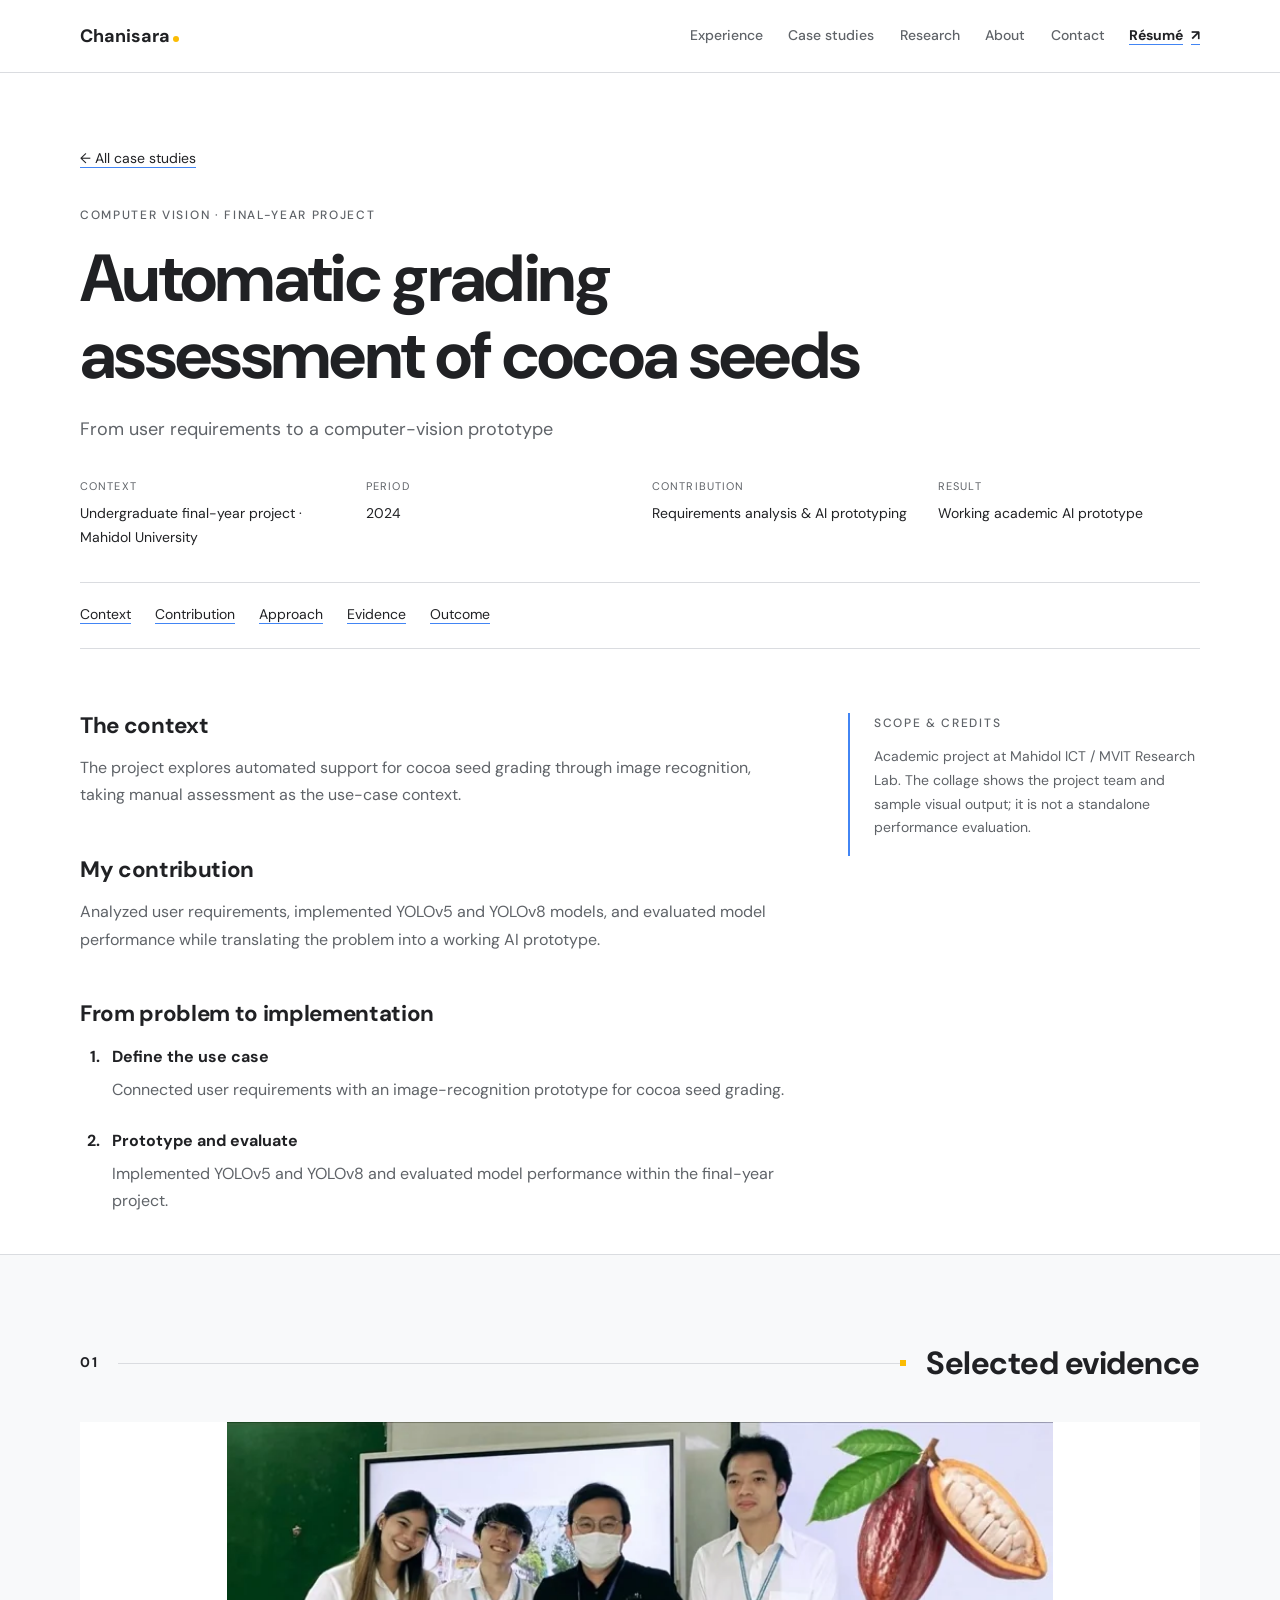
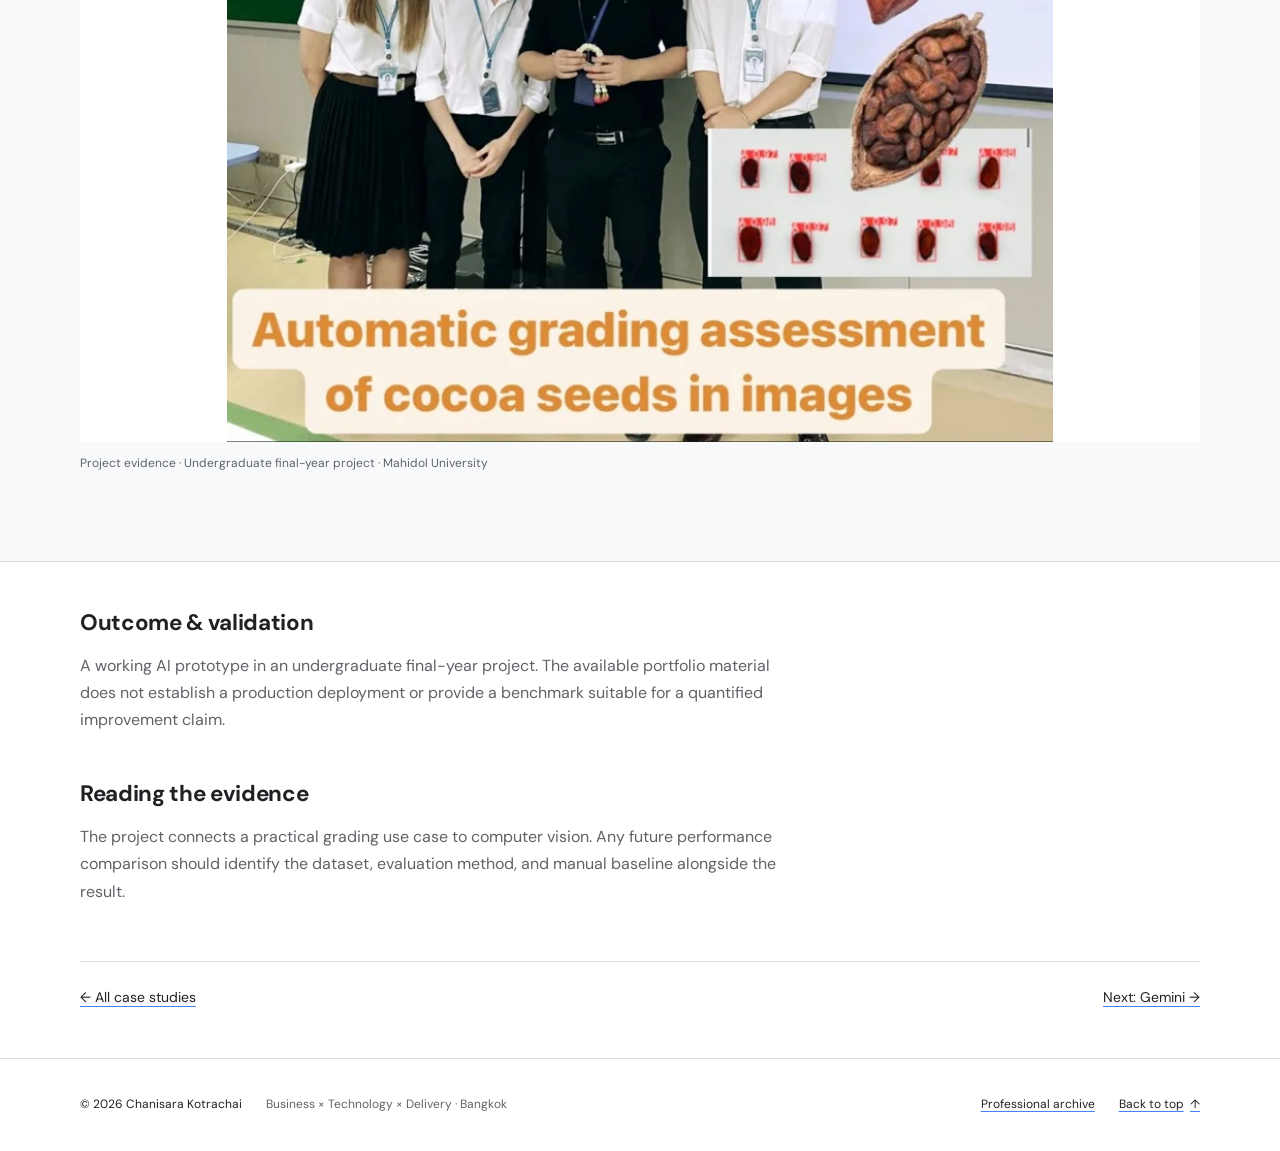
<file: work/cocoa-grading/index.html>
<!DOCTYPE html>
<html lang="en">
<head>
  <meta charset="UTF-8">
  <meta name="viewport" content="width=device-width, initial-scale=1.0">
  <title>Automatic grading assessment of cocoa seeds — Chanisara Kotrachai</title>
  <meta name="description" content="A final-year project applying YOLOv5 and YOLOv8 to image-based cocoa seed grading.">
  <link rel="canonical" href="https://itsmefifa.github.io/work/cocoa-grading/">
  <meta property="og:title" content="Automatic grading assessment of cocoa seeds — Chanisara Kotrachai">
  <meta property="og:description" content="A final-year project applying YOLOv5 and YOLOv8 to image-based cocoa seed grading.">
  <meta property="og:type" content="website">
  <meta property="og:url" content="https://itsmefifa.github.io/work/cocoa-grading/">
  <meta property="og:image" content="https://itsmefifa.github.io/assets/og/og-image.png">
  <meta property="og:image:width" content="1200">
  <meta property="og:image:height" content="630">
  <meta property="og:image:alt" content="Chanisara Kotrachai — Business × Technology × Delivery">
  <meta name="twitter:card" content="summary_large_image">
  <meta name="twitter:title" content="Automatic grading assessment of cocoa seeds — Chanisara Kotrachai">
  <meta name="twitter:description" content="A final-year project applying YOLOv5 and YOLOv8 to image-based cocoa seed grading.">
  <meta name="twitter:image" content="https://itsmefifa.github.io/assets/og/og-image.png">
  <meta name="theme-color" content="#FFFFFF">
  <link rel="icon" type="image/svg+xml" href="/favicon.svg">
  <link rel="preconnect" href="https://fonts.googleapis.com">
  <link rel="preconnect" href="https://fonts.gstatic.com" crossorigin>
  <link href="https://fonts.googleapis.com/css2?family=DM+Sans:ital,wght@0,400;0,500;0,700;1,400&amp;display=swap" rel="stylesheet">
  <link rel="stylesheet" href="/css/style.css">
  <script src="/js/main.js" defer></script>
</head>
<body id="top">
  <a class="skip-link" href="#main">Skip to content</a>
  <header class="nav">
    <div class="container nav__inner">
      <a href="/" class="nav__logo" aria-label="Chanisara — home">Chanisara<span class="nav__dot" aria-hidden="true"></span></a>
      <nav id="nav-links" class="nav__menu" aria-label="Primary">
        <a class="nav__link" href="/#experience">Experience</a>
        <a class="nav__link" href="/#work">Case studies</a>
        <a class="nav__link" href="/#research">Research</a>
        <a class="nav__link" href="/#about">About</a>
        <a class="nav__link" href="/#contact">Contact</a>
      </nav>
      <a class="nav__resume" href="/documents/resume/Chanisara-Kotrachai-Resume.pdf" target="_blank" rel="noopener noreferrer">Résumé <span class="visually-hidden">(PDF, opens in a new tab)</span><span aria-hidden="true">↗</span></a>
      <button class="nav__toggle" id="nav-toggle" type="button" aria-expanded="false" aria-controls="nav-links" aria-label="Open menu"><span></span><span></span><span></span></button>
    </div>
  </header>
<main id="main"><article class="case-study"><header class="container page-intro case-intro"><a class="back-link" href="/#work">← All case studies</a><p class="kicker">Computer vision · Final-year project</p>
<h1>Automatic grading assessment of cocoa seeds</h1>
<p class="page-intro__lede">From user requirements to a computer-vision prototype</p>
<dl class="case-facts">
<div>
<dt>Context</dt>
<dd>Undergraduate final-year project · Mahidol University</dd>
</div>
<div>
<dt>Period</dt>
<dd>2024</dd>
</div>
<div>
<dt>Contribution</dt>
<dd>Requirements analysis &amp; AI prototyping</dd>
</div>
<div>
<dt>Result</dt>
<dd>Working academic AI prototype</dd>
</div>
</dl>
<nav class="jump-links" aria-label="Case study sections"><a href="#context">Context</a><a href="#contribution">Contribution</a><a href="#approach">Approach</a><a href="#evidence">Evidence</a><a href="#outcome">Outcome</a></nav></header><div class="container case-layout">
<div class="case-narrative">
<section class="case-section" id="context" aria-labelledby="context-title"><h2 id="context-title">The context</h2>
<p>The project explores automated support for cocoa seed grading through image recognition, taking manual assessment as the use-case context.</p></section><section class="case-section" id="contribution" aria-labelledby="contribution-title"><h2 id="contribution-title">My contribution</h2>
<p>Analyzed user requirements, implemented YOLOv5 and YOLOv8 models, and evaluated model performance while translating the problem into a working AI prototype.</p></section><section class="case-section" id="approach" aria-labelledby="approach-title"><h2 id="approach-title">From problem to implementation</h2>
<ol class="case-steps">
<li>
<h3>Define the use case</h3>
<p>Connected user requirements with an image-recognition prototype for cocoa seed grading.</p>
</li>
<li>
<h3>Prototype and evaluate</h3>
<p>Implemented YOLOv5 and YOLOv8 and evaluated model performance within the final-year project.</p>
</li>
</ol></section>
</div>
<aside class="case-aside" aria-label="Project scope"><p class="kicker">Scope &amp; credits</p>
<p>Academic project at Mahidol ICT / MVIT Research Lab. The collage shows the project team and sample visual output; it is not a standalone performance evaluation.</p>
<ul class="source-links"></ul></aside>
</div>
<section class="section case-evidence" id="evidence" aria-labelledby="evidence-title"><div class="container">
<header class="sec-head"><span class="sec-head__index" aria-hidden="true">01</span><span class="sec-head__rule" aria-hidden="true"></span><h2 class="sec-head__title" id="evidence-title">Selected evidence</h2></header><figure class="evidence"><img src="/assets/projects/previews/coco_1.webp" srcset="/assets/projects/previews/coco_1-800.webp 800w, /assets/projects/previews/coco_1.webp 1290w" sizes="(max-width: 760px) calc(100vw - 40px), 720px" data-full="/assets/projects/cocoa/coco_1.jpg" alt="Cocoa grading project collage with the team and examples of seed detection" loading="lazy" decoding="async" data-zoom width="1290" height="969"><figcaption>Project evidence · Undergraduate final-year project · Mahidol University</figcaption></figure>
</div></section><div class="container case-closing">
<section class="case-section" id="outcome" aria-labelledby="outcome-title"><h2 id="outcome-title">Outcome &amp; validation</h2>
<p>A working AI prototype in an undergraduate final-year project. The available portfolio material does not establish a production deployment or provide a benchmark suitable for a quantified improvement claim.</p></section><section class="case-section" aria-labelledby="takeaway-title"><h2 id="takeaway-title">Reading the evidence</h2>
<p>The project connects a practical grading use case to computer vision. Any future performance comparison should identify the dataset, evaluation method, and manual baseline alongside the result.</p></section><nav class="case-next" aria-label="More case studies"><a href="/#work">← All case studies</a><a href="/work/gemini/">Next: Gemini →</a></nav>
</div></article></main>  <footer class="footer">
    <div class="container footer__content">
      <p class="footer__copy">© <span id="current-year">2026</span> Chanisara Kotrachai</p>
      <p class="footer__note">Business × Technology × Delivery · Bangkok</p>
      <a href="/archive/">Professional archive</a>
      <a class="footer__top" href="#top">Back to top <span aria-hidden="true">↑</span></a>
    </div>
  </footer>
</body>
</html>
</file>
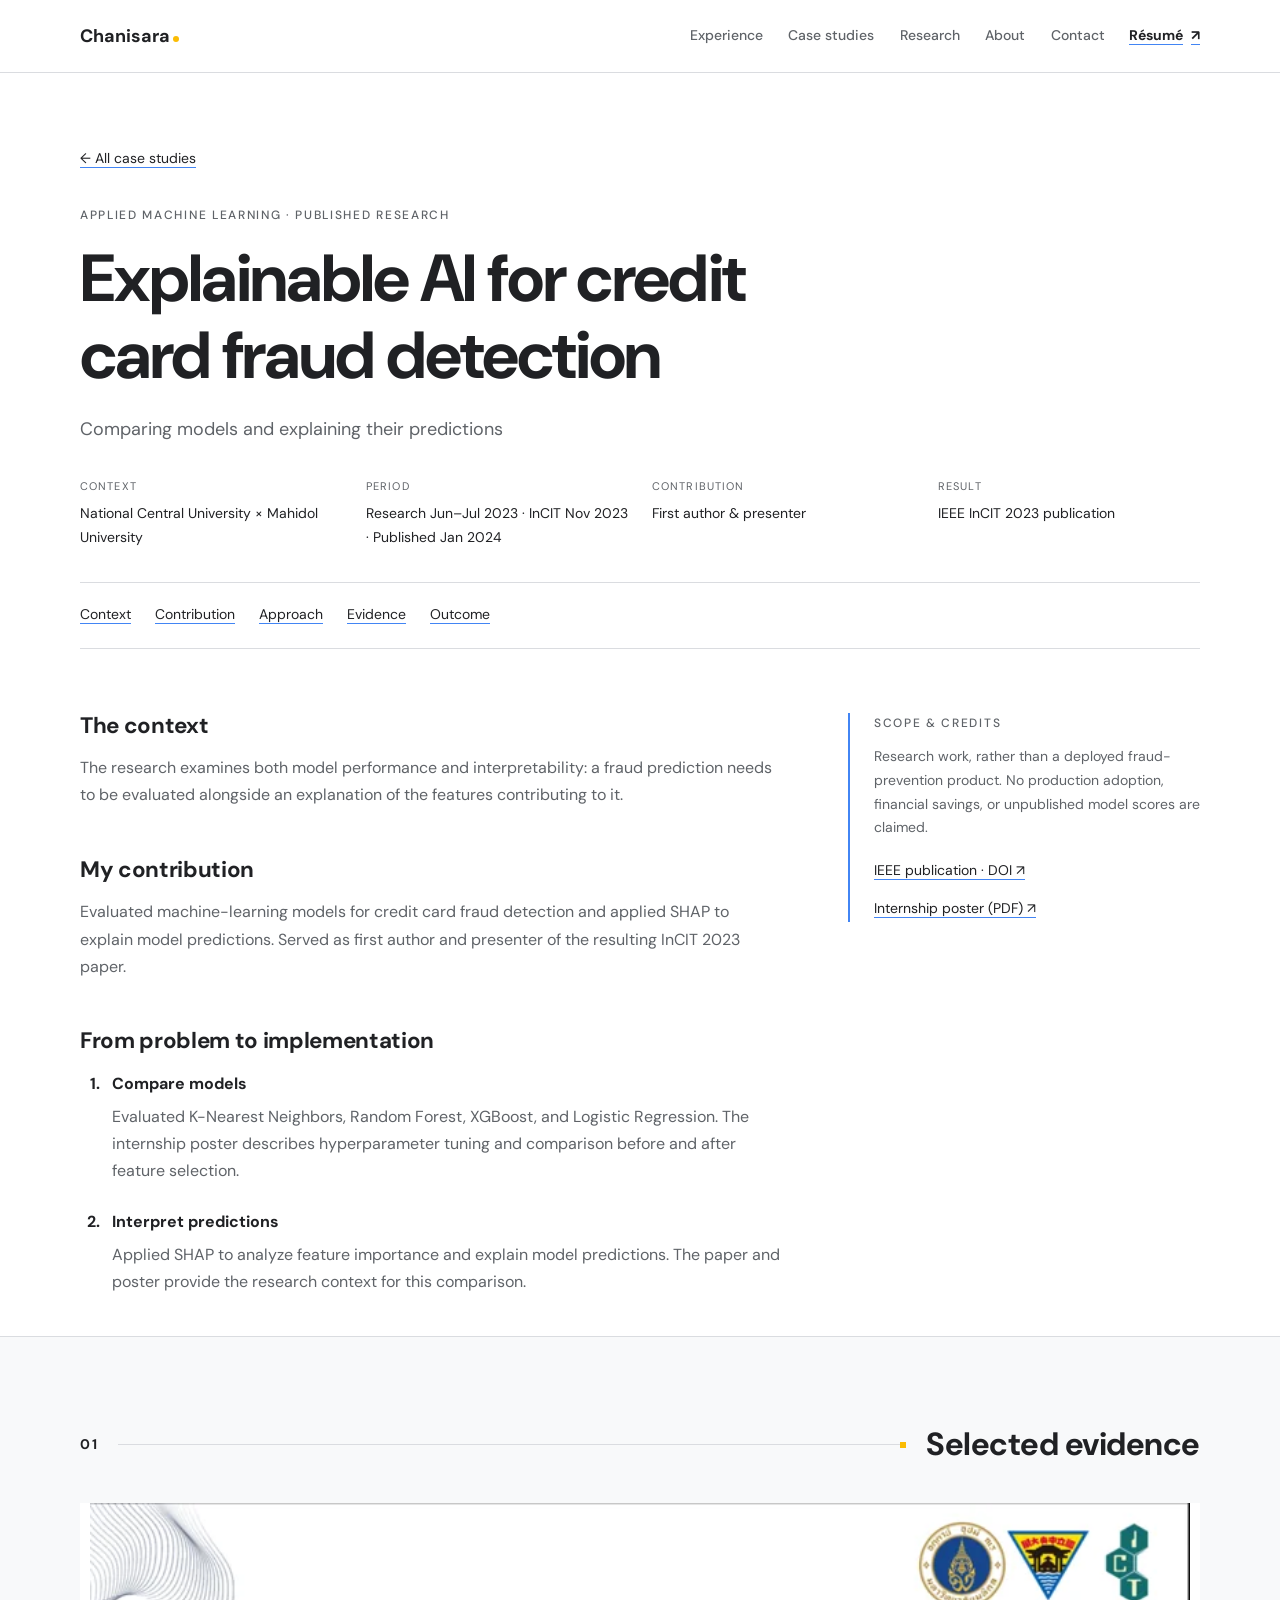
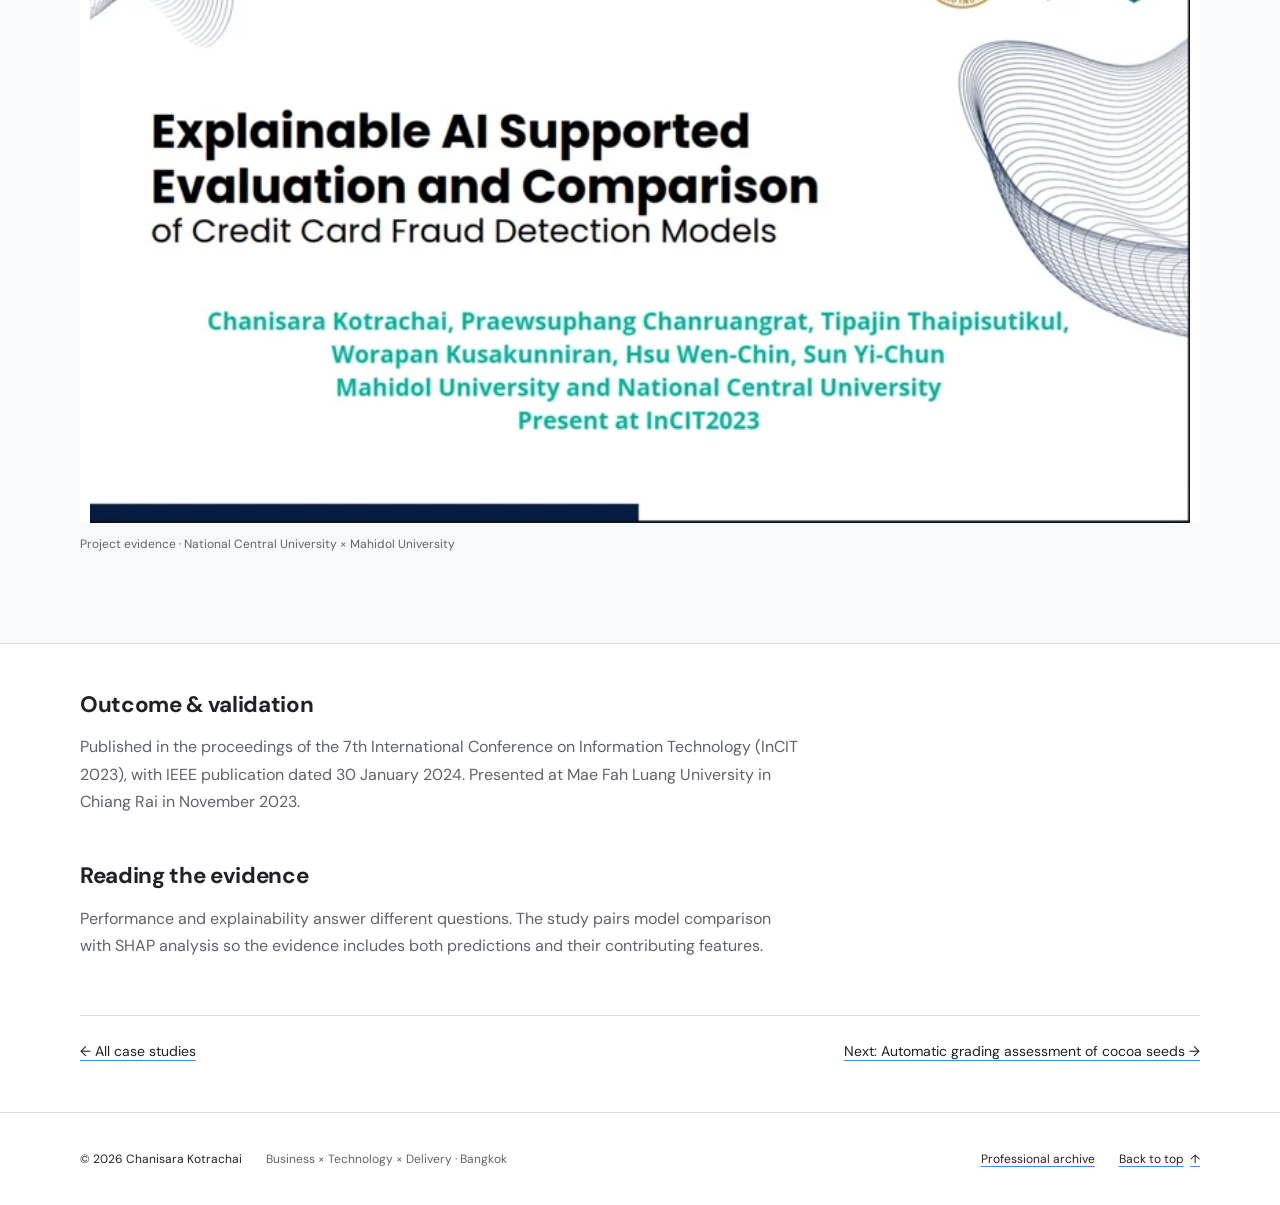
<file: work/explainable-ai/index.html>
<!DOCTYPE html>
<html lang="en">
<head>
  <meta charset="UTF-8">
  <meta name="viewport" content="width=device-width, initial-scale=1.0">
  <title>Explainable AI for credit card fraud detection — Chanisara Kotrachai</title>
  <meta name="description" content="Research evaluating four fraud-detection models and using SHAP to make predictions and feature importance interpretable.">
  <link rel="canonical" href="https://itsmefifa.github.io/work/explainable-ai/">
  <meta property="og:title" content="Explainable AI for credit card fraud detection — Chanisara Kotrachai">
  <meta property="og:description" content="Research evaluating four fraud-detection models and using SHAP to make predictions and feature importance interpretable.">
  <meta property="og:type" content="website">
  <meta property="og:url" content="https://itsmefifa.github.io/work/explainable-ai/">
  <meta property="og:image" content="https://itsmefifa.github.io/assets/og/og-image.png">
  <meta property="og:image:width" content="1200">
  <meta property="og:image:height" content="630">
  <meta property="og:image:alt" content="Chanisara Kotrachai — Business × Technology × Delivery">
  <meta name="twitter:card" content="summary_large_image">
  <meta name="twitter:title" content="Explainable AI for credit card fraud detection — Chanisara Kotrachai">
  <meta name="twitter:description" content="Research evaluating four fraud-detection models and using SHAP to make predictions and feature importance interpretable.">
  <meta name="twitter:image" content="https://itsmefifa.github.io/assets/og/og-image.png">
  <meta name="theme-color" content="#FFFFFF">
  <link rel="icon" type="image/svg+xml" href="/favicon.svg">
  <link rel="preconnect" href="https://fonts.googleapis.com">
  <link rel="preconnect" href="https://fonts.gstatic.com" crossorigin>
  <link href="https://fonts.googleapis.com/css2?family=DM+Sans:ital,wght@0,400;0,500;0,700;1,400&amp;display=swap" rel="stylesheet">
  <link rel="stylesheet" href="/css/style.css">
  <script src="/js/main.js" defer></script>
</head>
<body id="top">
  <a class="skip-link" href="#main">Skip to content</a>
  <header class="nav">
    <div class="container nav__inner">
      <a href="/" class="nav__logo" aria-label="Chanisara — home">Chanisara<span class="nav__dot" aria-hidden="true"></span></a>
      <nav id="nav-links" class="nav__menu" aria-label="Primary">
        <a class="nav__link" href="/#experience">Experience</a>
        <a class="nav__link" href="/#work">Case studies</a>
        <a class="nav__link" href="/#research">Research</a>
        <a class="nav__link" href="/#about">About</a>
        <a class="nav__link" href="/#contact">Contact</a>
      </nav>
      <a class="nav__resume" href="/documents/resume/Chanisara-Kotrachai-Resume.pdf" target="_blank" rel="noopener noreferrer">Résumé <span class="visually-hidden">(PDF, opens in a new tab)</span><span aria-hidden="true">↗</span></a>
      <button class="nav__toggle" id="nav-toggle" type="button" aria-expanded="false" aria-controls="nav-links" aria-label="Open menu"><span></span><span></span><span></span></button>
    </div>
  </header>
<main id="main"><article class="case-study"><header class="container page-intro case-intro"><a class="back-link" href="/#work">← All case studies</a><p class="kicker">Applied machine learning · Published research</p>
<h1>Explainable AI for credit card fraud detection</h1>
<p class="page-intro__lede">Comparing models and explaining their predictions</p>
<dl class="case-facts">
<div>
<dt>Context</dt>
<dd>National Central University × Mahidol University</dd>
</div>
<div>
<dt>Period</dt>
<dd>Research Jun–Jul 2023 · InCIT Nov 2023 · Published Jan 2024</dd>
</div>
<div>
<dt>Contribution</dt>
<dd>First author &amp; presenter</dd>
</div>
<div>
<dt>Result</dt>
<dd>IEEE InCIT 2023 publication</dd>
</div>
</dl>
<nav class="jump-links" aria-label="Case study sections"><a href="#context">Context</a><a href="#contribution">Contribution</a><a href="#approach">Approach</a><a href="#evidence">Evidence</a><a href="#outcome">Outcome</a></nav></header><div class="container case-layout">
<div class="case-narrative">
<section class="case-section" id="context" aria-labelledby="context-title"><h2 id="context-title">The context</h2>
<p>The research examines both model performance and interpretability: a fraud prediction needs to be evaluated alongside an explanation of the features contributing to it.</p></section><section class="case-section" id="contribution" aria-labelledby="contribution-title"><h2 id="contribution-title">My contribution</h2>
<p>Evaluated machine-learning models for credit card fraud detection and applied SHAP to explain model predictions. Served as first author and presenter of the resulting InCIT 2023 paper.</p></section><section class="case-section" id="approach" aria-labelledby="approach-title"><h2 id="approach-title">From problem to implementation</h2>
<ol class="case-steps">
<li>
<h3>Compare models</h3>
<p>Evaluated K-Nearest Neighbors, Random Forest, XGBoost, and Logistic Regression. The internship poster describes hyperparameter tuning and comparison before and after feature selection.</p>
</li>
<li>
<h3>Interpret predictions</h3>
<p>Applied SHAP to analyze feature importance and explain model predictions. The paper and poster provide the research context for this comparison.</p>
</li>
</ol></section>
</div>
<aside class="case-aside" aria-label="Project scope"><p class="kicker">Scope &amp; credits</p>
<p>Research work, rather than a deployed fraud-prevention product. No production adoption, financial savings, or unpublished model scores are claimed.</p>
<ul class="source-links">
<li><a href="https://doi.org/10.1109/InCIT60207.2023.10413100" target="_blank" rel="noopener noreferrer">IEEE publication · DOI<span class="visually-hidden"> (opens in a new tab)</span> <span aria-hidden="true">↗</span></a></li>
<li><a href="/documents/posters/incit-2023.pdf" target="_blank" rel="noopener noreferrer">Internship poster (PDF)<span class="visually-hidden"> (opens in a new tab)</span> ↗</a></li>
</ul></aside>
</div>
<section class="section case-evidence" id="evidence" aria-labelledby="evidence-title"><div class="container">
<header class="sec-head"><span class="sec-head__index" aria-hidden="true">01</span><span class="sec-head__rule" aria-hidden="true"></span><h2 class="sec-head__title" id="evidence-title">Selected evidence</h2></header><figure class="evidence"><img src="/assets/projects/previews/visualization.webp" srcset="/assets/projects/previews/visualization-800.webp 800w, /assets/projects/previews/visualization.webp 1600w" sizes="(max-width: 760px) calc(100vw - 40px), 720px" data-full="/assets/projects/fraud-detection/visualization.png" alt="Title slide of the credit card fraud detection paper presented at InCIT 2023" loading="lazy" decoding="async" data-zoom width="1600" height="902"><figcaption>Project evidence · National Central University × Mahidol University</figcaption></figure>
</div></section><div class="container case-closing">
<section class="case-section" id="outcome" aria-labelledby="outcome-title"><h2 id="outcome-title">Outcome &amp; validation</h2>
<p>Published in the proceedings of the 7th International Conference on Information Technology (InCIT 2023), with IEEE publication dated 30 January 2024. Presented at Mae Fah Luang University in Chiang Rai in November 2023.</p></section><section class="case-section" aria-labelledby="takeaway-title"><h2 id="takeaway-title">Reading the evidence</h2>
<p>Performance and explainability answer different questions. The study pairs model comparison with SHAP analysis so the evidence includes both predictions and their contributing features.</p></section><nav class="case-next" aria-label="More case studies"><a href="/#work">← All case studies</a><a href="/work/cocoa-grading/">Next: Automatic grading assessment of cocoa seeds →</a></nav>
</div></article></main>  <footer class="footer">
    <div class="container footer__content">
      <p class="footer__copy">© <span id="current-year">2026</span> Chanisara Kotrachai</p>
      <p class="footer__note">Business × Technology × Delivery · Bangkok</p>
      <a href="/archive/">Professional archive</a>
      <a class="footer__top" href="#top">Back to top <span aria-hidden="true">↑</span></a>
    </div>
  </footer>
</body>
</html>
</file>
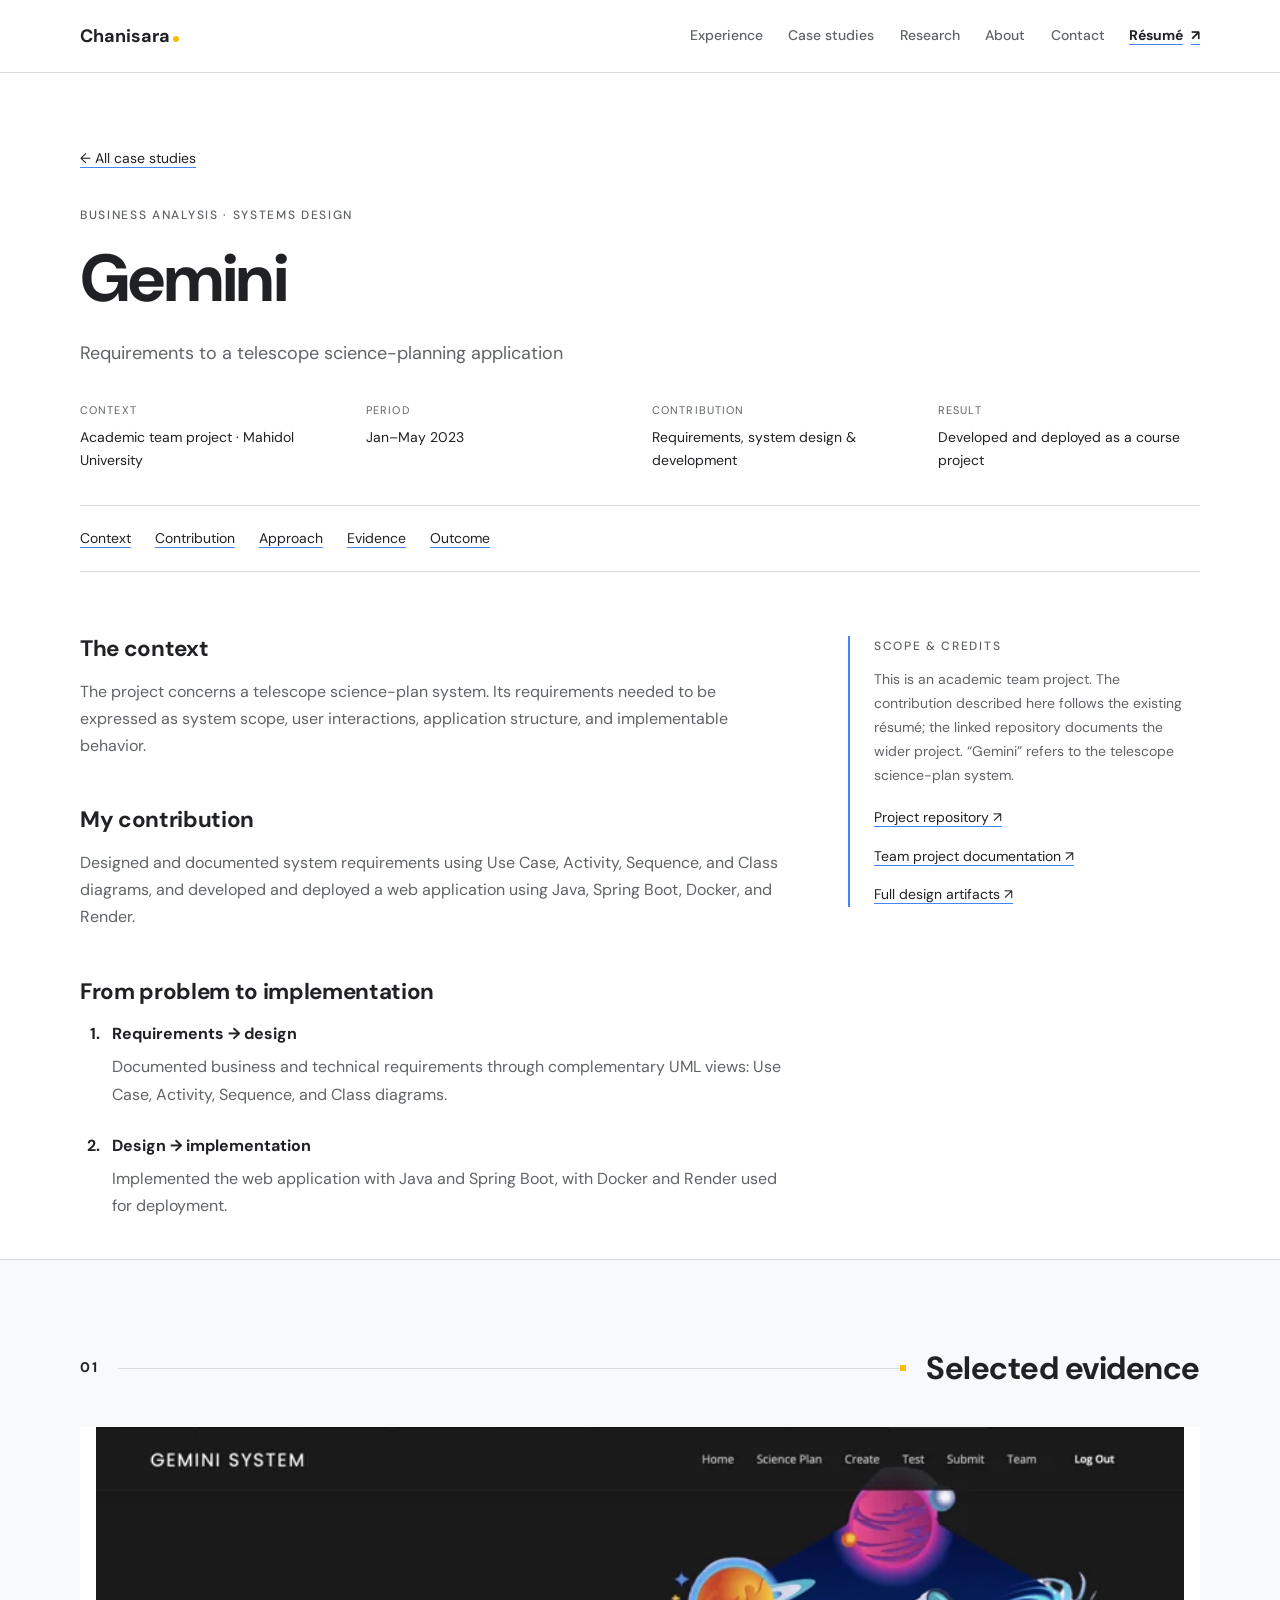
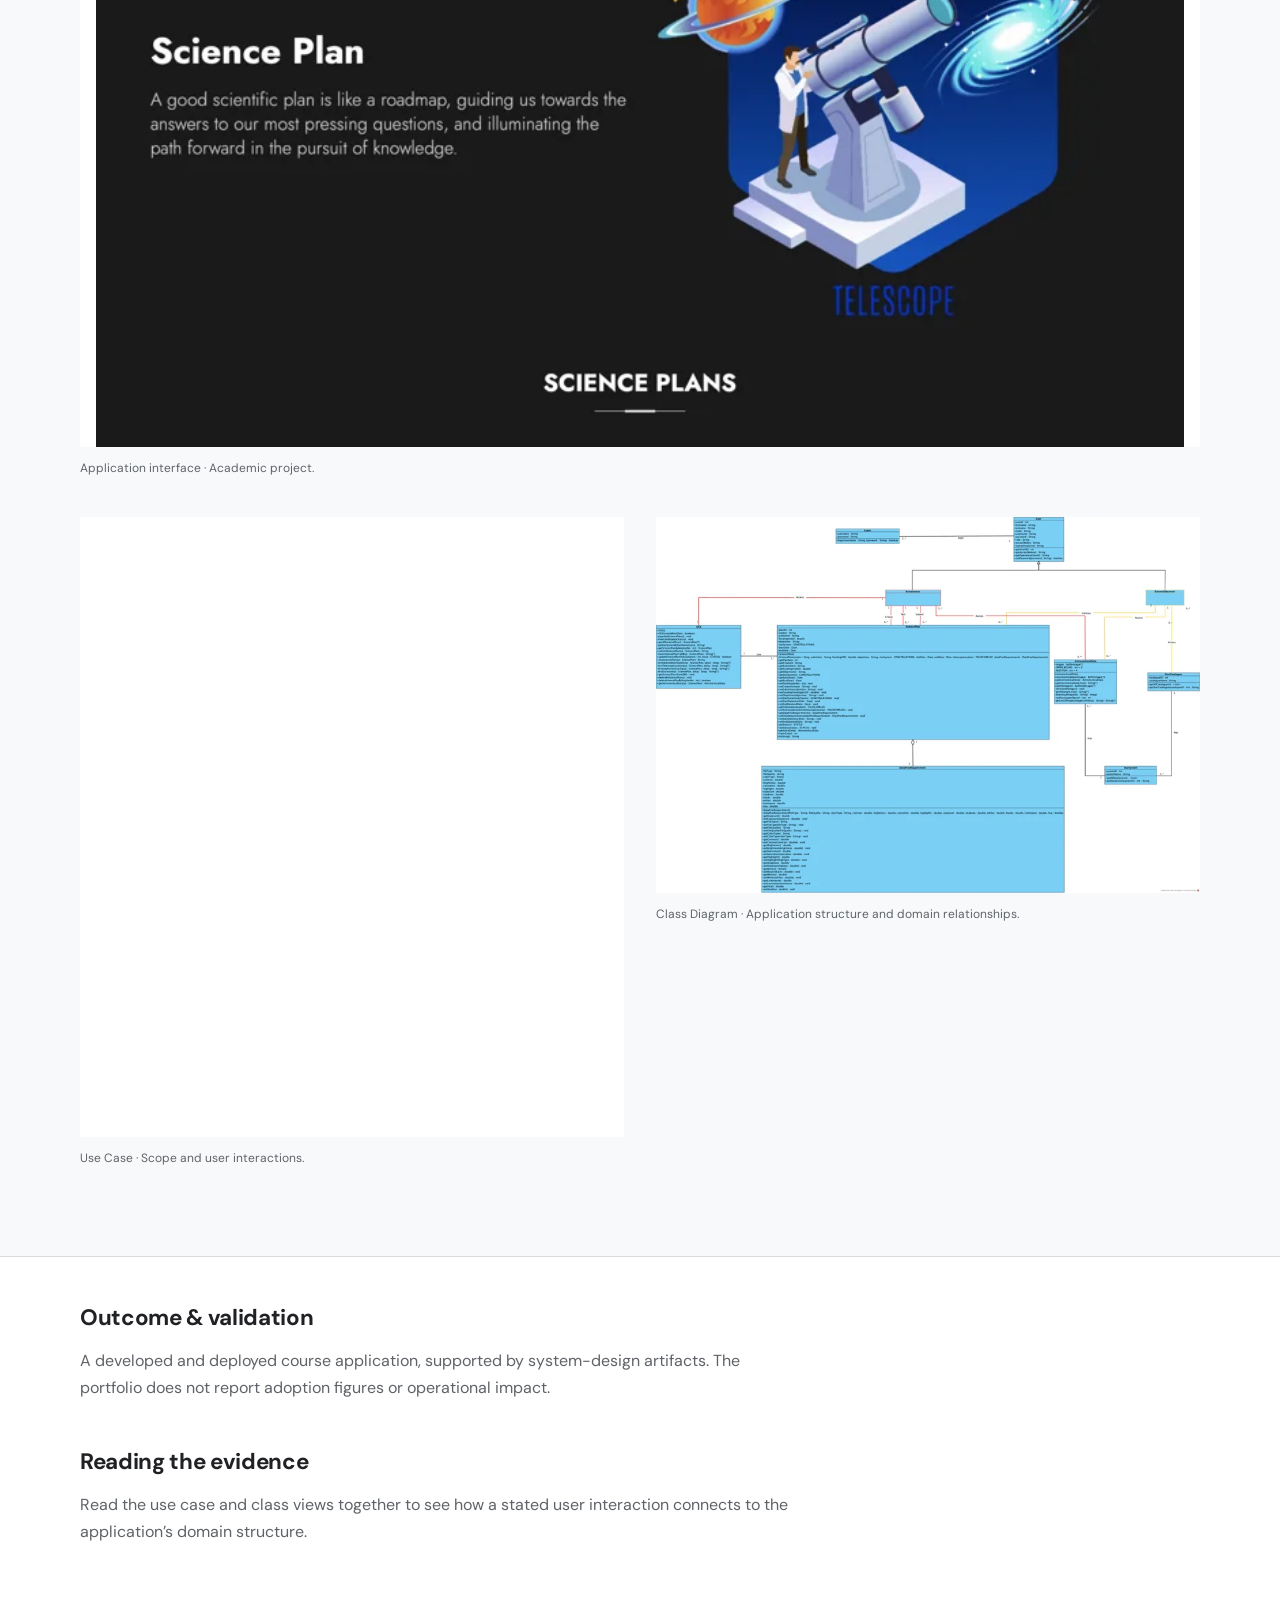
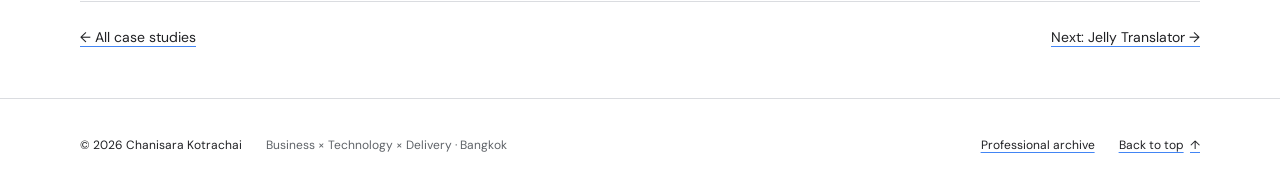
<file: work/gemini/index.html>
<!DOCTYPE html>
<html lang="en">
<head>
  <meta charset="UTF-8">
  <meta name="viewport" content="width=device-width, initial-scale=1.0">
  <title>Gemini — Chanisara Kotrachai</title>
  <meta name="description" content="A software engineering project connecting business and technical requirements with UML design, implementation, and deployment.">
  <link rel="canonical" href="https://itsmefifa.github.io/work/gemini/">
  <meta property="og:title" content="Gemini — Chanisara Kotrachai">
  <meta property="og:description" content="A software engineering project connecting business and technical requirements with UML design, implementation, and deployment.">
  <meta property="og:type" content="website">
  <meta property="og:url" content="https://itsmefifa.github.io/work/gemini/">
  <meta property="og:image" content="https://itsmefifa.github.io/assets/og/og-image.png">
  <meta property="og:image:width" content="1200">
  <meta property="og:image:height" content="630">
  <meta property="og:image:alt" content="Chanisara Kotrachai — Business × Technology × Delivery">
  <meta name="twitter:card" content="summary_large_image">
  <meta name="twitter:title" content="Gemini — Chanisara Kotrachai">
  <meta name="twitter:description" content="A software engineering project connecting business and technical requirements with UML design, implementation, and deployment.">
  <meta name="twitter:image" content="https://itsmefifa.github.io/assets/og/og-image.png">
  <meta name="theme-color" content="#FFFFFF">
  <link rel="icon" type="image/svg+xml" href="/favicon.svg">
  <link rel="preconnect" href="https://fonts.googleapis.com">
  <link rel="preconnect" href="https://fonts.gstatic.com" crossorigin>
  <link href="https://fonts.googleapis.com/css2?family=DM+Sans:ital,wght@0,400;0,500;0,700;1,400&amp;display=swap" rel="stylesheet">
  <link rel="stylesheet" href="/css/style.css">
  <script src="/js/main.js" defer></script>
</head>
<body id="top">
  <a class="skip-link" href="#main">Skip to content</a>
  <header class="nav">
    <div class="container nav__inner">
      <a href="/" class="nav__logo" aria-label="Chanisara — home">Chanisara<span class="nav__dot" aria-hidden="true"></span></a>
      <nav id="nav-links" class="nav__menu" aria-label="Primary">
        <a class="nav__link" href="/#experience">Experience</a>
        <a class="nav__link" href="/#work">Case studies</a>
        <a class="nav__link" href="/#research">Research</a>
        <a class="nav__link" href="/#about">About</a>
        <a class="nav__link" href="/#contact">Contact</a>
      </nav>
      <a class="nav__resume" href="/documents/resume/Chanisara-Kotrachai-Resume.pdf" target="_blank" rel="noopener noreferrer">Résumé <span class="visually-hidden">(PDF, opens in a new tab)</span><span aria-hidden="true">↗</span></a>
      <button class="nav__toggle" id="nav-toggle" type="button" aria-expanded="false" aria-controls="nav-links" aria-label="Open menu"><span></span><span></span><span></span></button>
    </div>
  </header>
<main id="main"><article class="case-study"><header class="container page-intro case-intro"><a class="back-link" href="/#work">← All case studies</a><p class="kicker">Business analysis · Systems design</p>
<h1>Gemini</h1>
<p class="page-intro__lede">Requirements to a telescope science-planning application</p>
<dl class="case-facts">
<div>
<dt>Context</dt>
<dd>Academic team project · Mahidol University</dd>
</div>
<div>
<dt>Period</dt>
<dd>Jan–May 2023</dd>
</div>
<div>
<dt>Contribution</dt>
<dd>Requirements, system design &amp; development</dd>
</div>
<div>
<dt>Result</dt>
<dd>Developed and deployed as a course project</dd>
</div>
</dl>
<nav class="jump-links" aria-label="Case study sections"><a href="#context">Context</a><a href="#contribution">Contribution</a><a href="#approach">Approach</a><a href="#evidence">Evidence</a><a href="#outcome">Outcome</a></nav></header><div class="container case-layout">
<div class="case-narrative">
<section class="case-section" id="context" aria-labelledby="context-title"><h2 id="context-title">The context</h2>
<p>The project concerns a telescope science-plan system. Its requirements needed to be expressed as system scope, user interactions, application structure, and implementable behavior.</p></section><section class="case-section" id="contribution" aria-labelledby="contribution-title"><h2 id="contribution-title">My contribution</h2>
<p>Designed and documented system requirements using Use Case, Activity, Sequence, and Class diagrams, and developed and deployed a web application using Java, Spring Boot, Docker, and Render.</p></section><section class="case-section" id="approach" aria-labelledby="approach-title"><h2 id="approach-title">From problem to implementation</h2>
<ol class="case-steps">
<li>
<h3>Requirements → design</h3>
<p>Documented business and technical requirements through complementary UML views: Use Case, Activity, Sequence, and Class diagrams.</p>
</li>
<li>
<h3>Design → implementation</h3>
<p>Implemented the web application with Java and Spring Boot, with Docker and Render used for deployment.</p>
</li>
</ol></section>
</div>
<aside class="case-aside" aria-label="Project scope"><p class="kicker">Scope &amp; credits</p>
<p>This is an academic team project. The contribution described here follows the existing résumé; the linked repository documents the wider project. “Gemini” refers to the telescope science-plan system.</p>
<ul class="source-links">
<li><a href="https://github.com/itsmefifa/ITCS431_Software-Design-and-Development" target="_blank" rel="noopener noreferrer">Project repository<span class="visually-hidden"> (opens in a new tab)</span> <span aria-hidden="true">↗</span></a></li>
<li><a href="https://github.com/Waariss/ITCS431_Software-Design-and-Development/blob/main/Gemini/Gemini-4.md" target="_blank" rel="noopener noreferrer">Team project documentation<span class="visually-hidden"> (opens in a new tab)</span> <span aria-hidden="true">↗</span></a></li>
<li><a href="https://github.com/itsmefifa/ITCS431_Software-Design-and-Development/tree/main/Gemini/design" target="_blank" rel="noopener noreferrer">Full design artifacts<span class="visually-hidden"> (opens in a new tab)</span> ↗</a></li>
</ul></aside>
</div>
<section class="section case-evidence" id="evidence" aria-labelledby="evidence-title"><div class="container">
<header class="sec-head"><span class="sec-head__index" aria-hidden="true">01</span><span class="sec-head__rule" aria-hidden="true"></span><h2 class="sec-head__title" id="evidence-title">Selected evidence</h2></header><figure class="evidence"><img src="/assets/projects/previews/gemini.webp" srcset="/assets/projects/previews/gemini-800.webp 800w, /assets/projects/previews/gemini.webp 1600w" sizes="(max-width: 760px) calc(100vw - 40px), 720px" data-full="/assets/projects/gemini/gemini.png" alt="Gemini science-plan application homepage" loading="lazy" decoding="async" data-zoom width="1600" height="912"><figcaption>Application interface · Academic project.</figcaption></figure><div class="evidence-grid">
<figure class="evidence"><img src="/assets/projects/previews/genimi_4_use_case.webp" srcset="/assets/projects/previews/genimi_4_use_case-800.webp 565w, /assets/projects/previews/genimi_4_use_case.webp 1131w" sizes="(max-width: 760px) calc(100vw - 40px), 720px" data-full="/assets/projects/gemini/Genimi_4_use_case.png" alt="Gemini use case diagram showing system actors and interactions" loading="lazy" decoding="async" data-zoom width="1131" height="1600"><figcaption>Use Case · Scope and user interactions.</figcaption></figure><figure class="evidence"><img src="/assets/projects/previews/gemini4_class_diagram.webp" srcset="/assets/projects/previews/gemini4_class_diagram-800.webp 800w, /assets/projects/previews/gemini4_class_diagram.webp 1600w" sizes="(max-width: 760px) calc(100vw - 40px), 720px" data-full="/assets/projects/gemini/Gemini4_Class_Diagram.png" alt="Gemini class diagram showing domain relationships" loading="lazy" decoding="async" data-zoom width="1600" height="1108"><figcaption>Class Diagram · Application structure and domain relationships.</figcaption></figure>
</div>
</div></section><div class="container case-closing">
<section class="case-section" id="outcome" aria-labelledby="outcome-title"><h2 id="outcome-title">Outcome &amp; validation</h2>
<p>A developed and deployed course application, supported by system-design artifacts. The portfolio does not report adoption figures or operational impact.</p></section><section class="case-section" aria-labelledby="takeaway-title"><h2 id="takeaway-title">Reading the evidence</h2>
<p>Read the use case and class views together to see how a stated user interaction connects to the application’s domain structure.</p></section><nav class="case-next" aria-label="More case studies"><a href="/#work">← All case studies</a><a href="/work/jelly-translator/">Next: Jelly Translator →</a></nav>
</div></article></main>  <footer class="footer">
    <div class="container footer__content">
      <p class="footer__copy">© <span id="current-year">2026</span> Chanisara Kotrachai</p>
      <p class="footer__note">Business × Technology × Delivery · Bangkok</p>
      <a href="/archive/">Professional archive</a>
      <a class="footer__top" href="#top">Back to top <span aria-hidden="true">↑</span></a>
    </div>
  </footer>
</body>
</html>
</file>
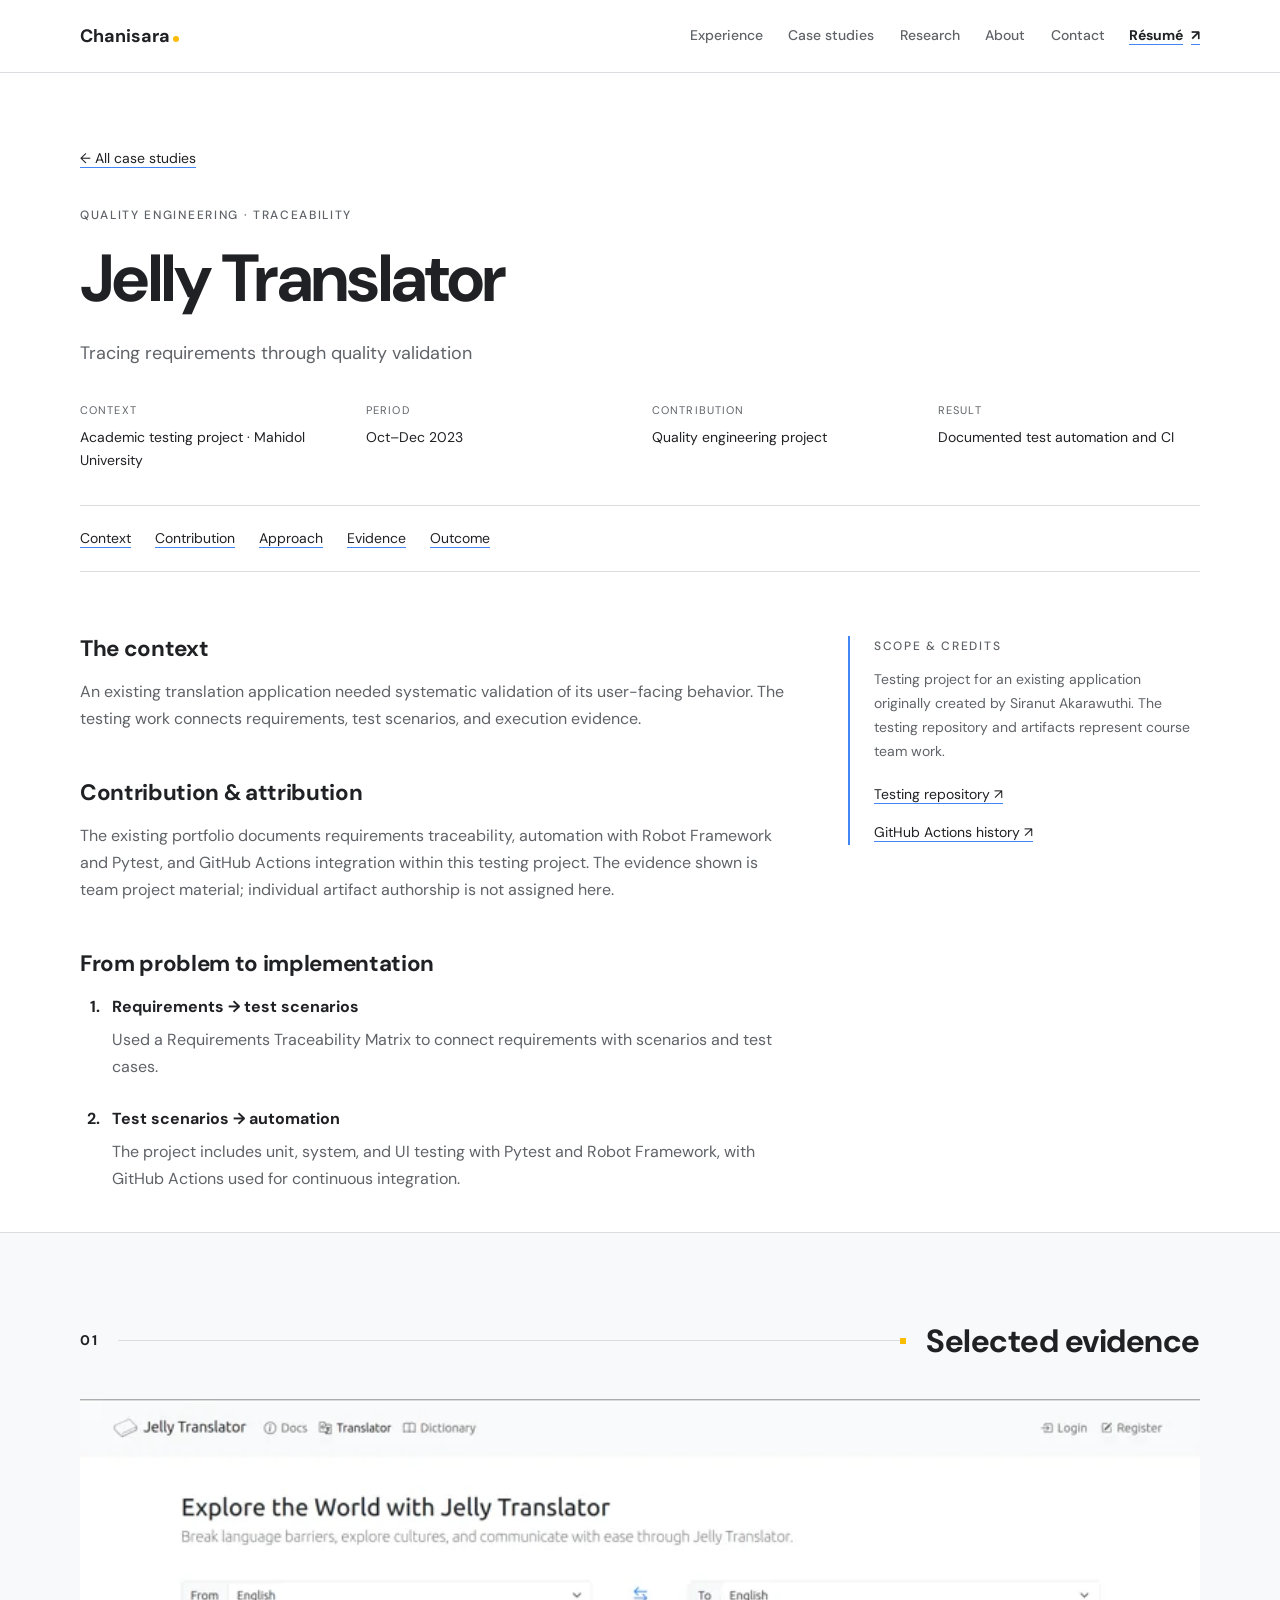
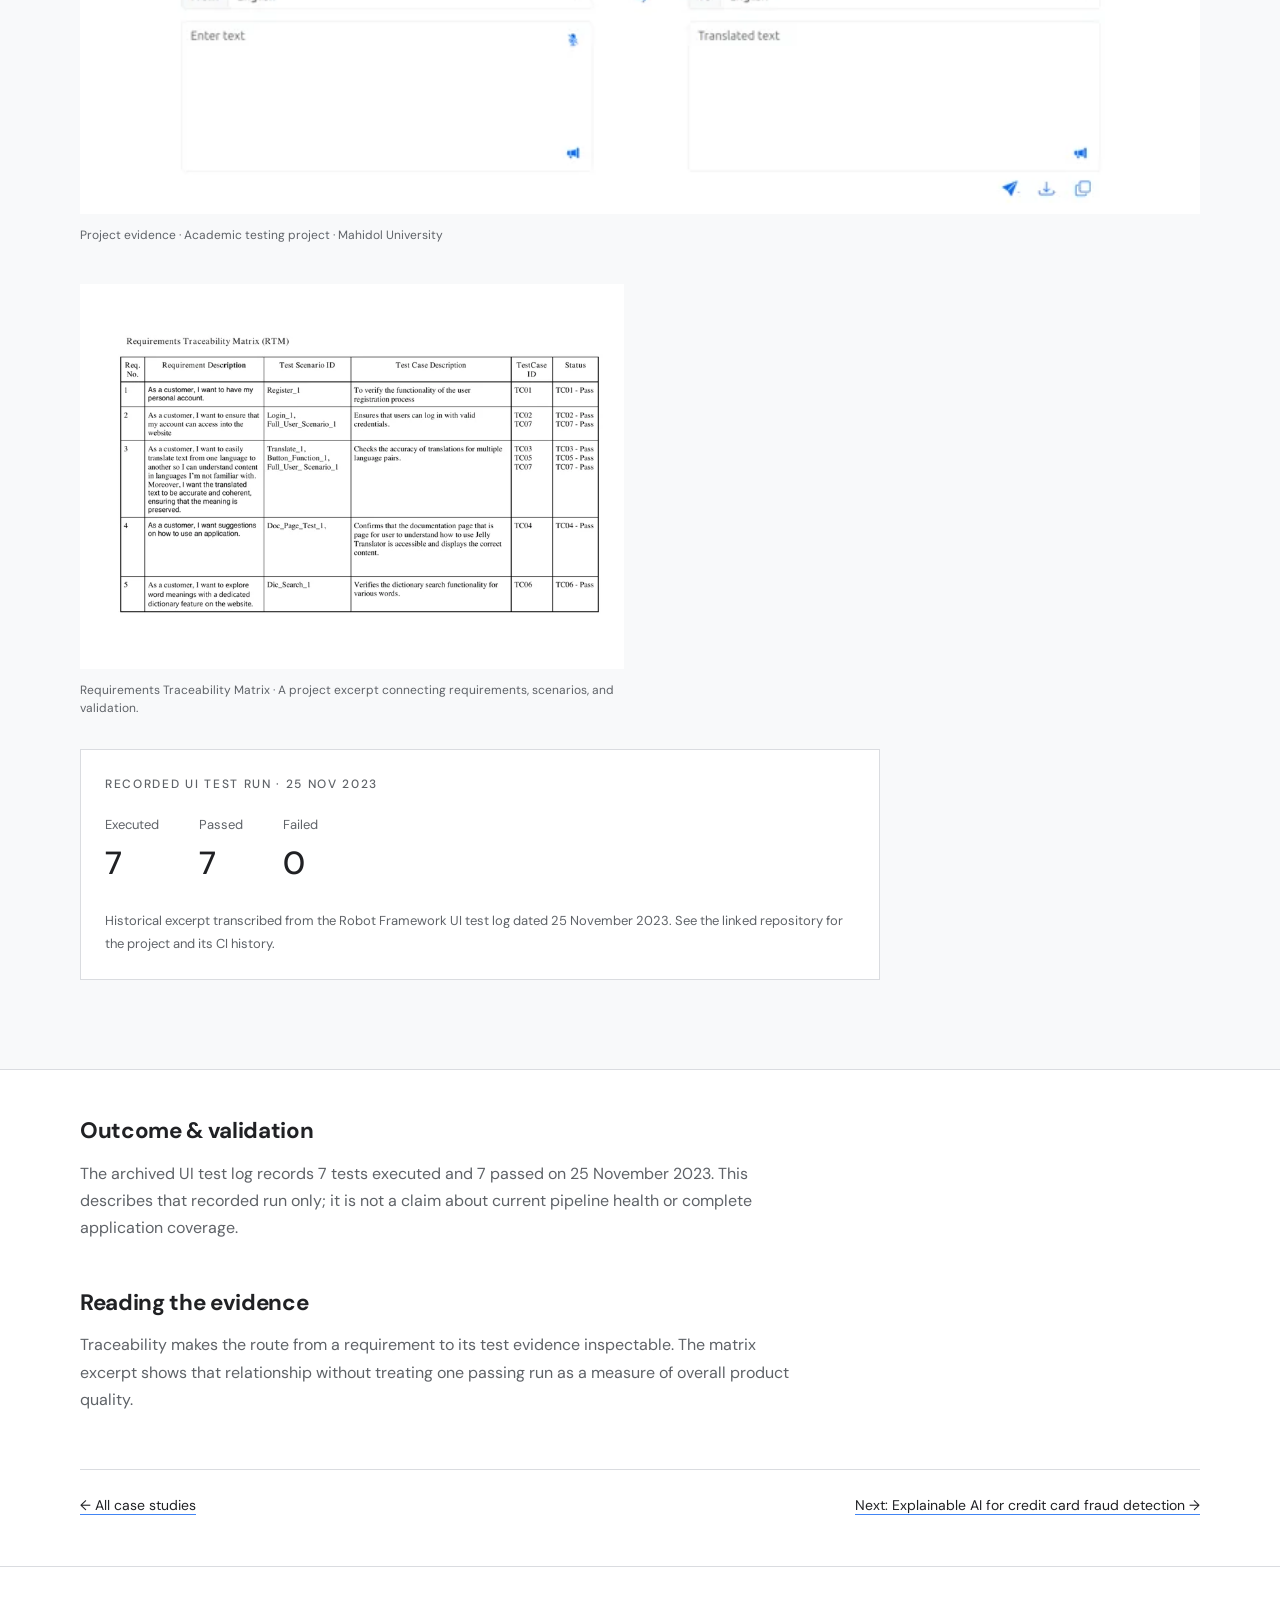
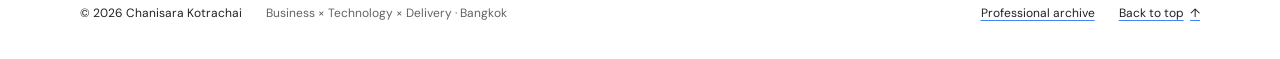
<file: work/jelly-translator/index.html>
<!DOCTYPE html>
<html lang="en">
<head>
  <meta charset="UTF-8">
  <meta name="viewport" content="width=device-width, initial-scale=1.0">
  <title>Jelly Translator — Chanisara Kotrachai</title>
  <meta name="description" content="A quality-engineering study connecting application requirements to test scenarios, automated validation, and continuous integration.">
  <link rel="canonical" href="https://itsmefifa.github.io/work/jelly-translator/">
  <meta property="og:title" content="Jelly Translator — Chanisara Kotrachai">
  <meta property="og:description" content="A quality-engineering study connecting application requirements to test scenarios, automated validation, and continuous integration.">
  <meta property="og:type" content="website">
  <meta property="og:url" content="https://itsmefifa.github.io/work/jelly-translator/">
  <meta property="og:image" content="https://itsmefifa.github.io/assets/og/og-image.png">
  <meta property="og:image:width" content="1200">
  <meta property="og:image:height" content="630">
  <meta property="og:image:alt" content="Chanisara Kotrachai — Business × Technology × Delivery">
  <meta name="twitter:card" content="summary_large_image">
  <meta name="twitter:title" content="Jelly Translator — Chanisara Kotrachai">
  <meta name="twitter:description" content="A quality-engineering study connecting application requirements to test scenarios, automated validation, and continuous integration.">
  <meta name="twitter:image" content="https://itsmefifa.github.io/assets/og/og-image.png">
  <meta name="theme-color" content="#FFFFFF">
  <link rel="icon" type="image/svg+xml" href="/favicon.svg">
  <link rel="preconnect" href="https://fonts.googleapis.com">
  <link rel="preconnect" href="https://fonts.gstatic.com" crossorigin>
  <link href="https://fonts.googleapis.com/css2?family=DM+Sans:ital,wght@0,400;0,500;0,700;1,400&amp;display=swap" rel="stylesheet">
  <link rel="stylesheet" href="/css/style.css">
  <script src="/js/main.js" defer></script>
</head>
<body id="top">
  <a class="skip-link" href="#main">Skip to content</a>
  <header class="nav">
    <div class="container nav__inner">
      <a href="/" class="nav__logo" aria-label="Chanisara — home">Chanisara<span class="nav__dot" aria-hidden="true"></span></a>
      <nav id="nav-links" class="nav__menu" aria-label="Primary">
        <a class="nav__link" href="/#experience">Experience</a>
        <a class="nav__link" href="/#work">Case studies</a>
        <a class="nav__link" href="/#research">Research</a>
        <a class="nav__link" href="/#about">About</a>
        <a class="nav__link" href="/#contact">Contact</a>
      </nav>
      <a class="nav__resume" href="/documents/resume/Chanisara-Kotrachai-Resume.pdf" target="_blank" rel="noopener noreferrer">Résumé <span class="visually-hidden">(PDF, opens in a new tab)</span><span aria-hidden="true">↗</span></a>
      <button class="nav__toggle" id="nav-toggle" type="button" aria-expanded="false" aria-controls="nav-links" aria-label="Open menu"><span></span><span></span><span></span></button>
    </div>
  </header>
<main id="main"><article class="case-study"><header class="container page-intro case-intro"><a class="back-link" href="/#work">← All case studies</a><p class="kicker">Quality engineering · Traceability</p>
<h1>Jelly Translator</h1>
<p class="page-intro__lede">Tracing requirements through quality validation</p>
<dl class="case-facts">
<div>
<dt>Context</dt>
<dd>Academic testing project · Mahidol University</dd>
</div>
<div>
<dt>Period</dt>
<dd>Oct–Dec 2023</dd>
</div>
<div>
<dt>Contribution</dt>
<dd>Quality engineering project</dd>
</div>
<div>
<dt>Result</dt>
<dd>Documented test automation and CI</dd>
</div>
</dl>
<nav class="jump-links" aria-label="Case study sections"><a href="#context">Context</a><a href="#contribution">Contribution</a><a href="#approach">Approach</a><a href="#evidence">Evidence</a><a href="#outcome">Outcome</a></nav></header><div class="container case-layout">
<div class="case-narrative">
<section class="case-section" id="context" aria-labelledby="context-title"><h2 id="context-title">The context</h2>
<p>An existing translation application needed systematic validation of its user-facing behavior. The testing work connects requirements, test scenarios, and execution evidence.</p></section><section class="case-section" id="contribution" aria-labelledby="contribution-title"><h2 id="contribution-title">Contribution &amp; attribution</h2>
<p>The existing portfolio documents requirements traceability, automation with Robot Framework and Pytest, and GitHub Actions integration within this testing project. The evidence shown is team project material; individual artifact authorship is not assigned here.</p></section><section class="case-section" id="approach" aria-labelledby="approach-title"><h2 id="approach-title">From problem to implementation</h2>
<ol class="case-steps">
<li>
<h3>Requirements → test scenarios</h3>
<p>Used a Requirements Traceability Matrix to connect requirements with scenarios and test cases.</p>
</li>
<li>
<h3>Test scenarios → automation</h3>
<p>The project includes unit, system, and UI testing with Pytest and Robot Framework, with GitHub Actions used for continuous integration.</p>
</li>
</ol></section>
</div>
<aside class="case-aside" aria-label="Project scope"><p class="kicker">Scope &amp; credits</p>
<p>Testing project for an existing application originally created by Siranut Akarawuthi. The testing repository and artifacts represent course team work.</p>
<ul class="source-links">
<li><a href="https://github.com/itsmefifa/2023-ITCS473-GluayGluay" target="_blank" rel="noopener noreferrer">Testing repository<span class="visually-hidden"> (opens in a new tab)</span> <span aria-hidden="true">↗</span></a></li>
<li><a href="https://github.com/itsmefifa/2023-ITCS473-GluayGluay/actions" target="_blank" rel="noopener noreferrer">GitHub Actions history<span class="visually-hidden"> (opens in a new tab)</span> <span aria-hidden="true">↗</span></a></li>
</ul></aside>
</div>
<section class="section case-evidence" id="evidence" aria-labelledby="evidence-title"><div class="container">
<header class="sec-head"><span class="sec-head__index" aria-hidden="true">01</span><span class="sec-head__rule" aria-hidden="true"></span><h2 class="sec-head__title" id="evidence-title">Selected evidence</h2></header><figure class="evidence"><img src="/assets/projects/previews/qa_2.webp" srcset="/assets/projects/previews/qa_2-800.webp 800w, /assets/projects/previews/qa_2.webp 1600w" sizes="(max-width: 760px) calc(100vw - 40px), 720px" data-full="/assets/projects/Jelly/QA_2.png" alt="Jelly Translator application interface" loading="lazy" decoding="async" data-zoom width="1600" height="593"><figcaption>Project evidence · Academic testing project · Mahidol University</figcaption></figure><div class="evidence-grid"><figure class="evidence"><img src="/assets/projects/previews/rtm.webp" srcset="/assets/projects/previews/rtm-800.webp 800w, /assets/projects/previews/rtm.webp 1600w" sizes="(max-width: 760px) calc(100vw - 40px), 720px" data-full="/assets/projects/Jelly/rtm.png" alt="Requirements traceability matrix connecting Jelly Translator requirements to scenarios and test cases" loading="lazy" decoding="async" data-zoom width="1600" height="1132"><figcaption>Requirements Traceability Matrix · A project excerpt connecting requirements, scenarios, and validation.</figcaption></figure></div>
<div class="run-excerpt">
<p class="kicker">Recorded UI test run · 25 Nov 2023</p>
<dl>
<div>
<dt>Executed</dt>
<dd>7</dd>
</div>
<div>
<dt>Passed</dt>
<dd>7</dd>
</div>
<div>
<dt>Failed</dt>
<dd>0</dd>
</div>
</dl>
<p>Historical excerpt transcribed from the Robot Framework UI test log dated 25 November 2023. See the linked repository for the project and its CI history.</p>
</div>
</div></section><div class="container case-closing">
<section class="case-section" id="outcome" aria-labelledby="outcome-title"><h2 id="outcome-title">Outcome &amp; validation</h2>
<p>The archived UI test log records 7 tests executed and 7 passed on 25 November 2023. This describes that recorded run only; it is not a claim about current pipeline health or complete application coverage.</p></section><section class="case-section" aria-labelledby="takeaway-title"><h2 id="takeaway-title">Reading the evidence</h2>
<p>Traceability makes the route from a requirement to its test evidence inspectable. The matrix excerpt shows that relationship without treating one passing run as a measure of overall product quality.</p></section><nav class="case-next" aria-label="More case studies"><a href="/#work">← All case studies</a><a href="/work/explainable-ai/">Next: Explainable AI for credit card fraud detection →</a></nav>
</div></article></main>  <footer class="footer">
    <div class="container footer__content">
      <p class="footer__copy">© <span id="current-year">2026</span> Chanisara Kotrachai</p>
      <p class="footer__note">Business × Technology × Delivery · Bangkok</p>
      <a href="/archive/">Professional archive</a>
      <a class="footer__top" href="#top">Back to top <span aria-hidden="true">↑</span></a>
    </div>
  </footer>
</body>
</html>
</file>
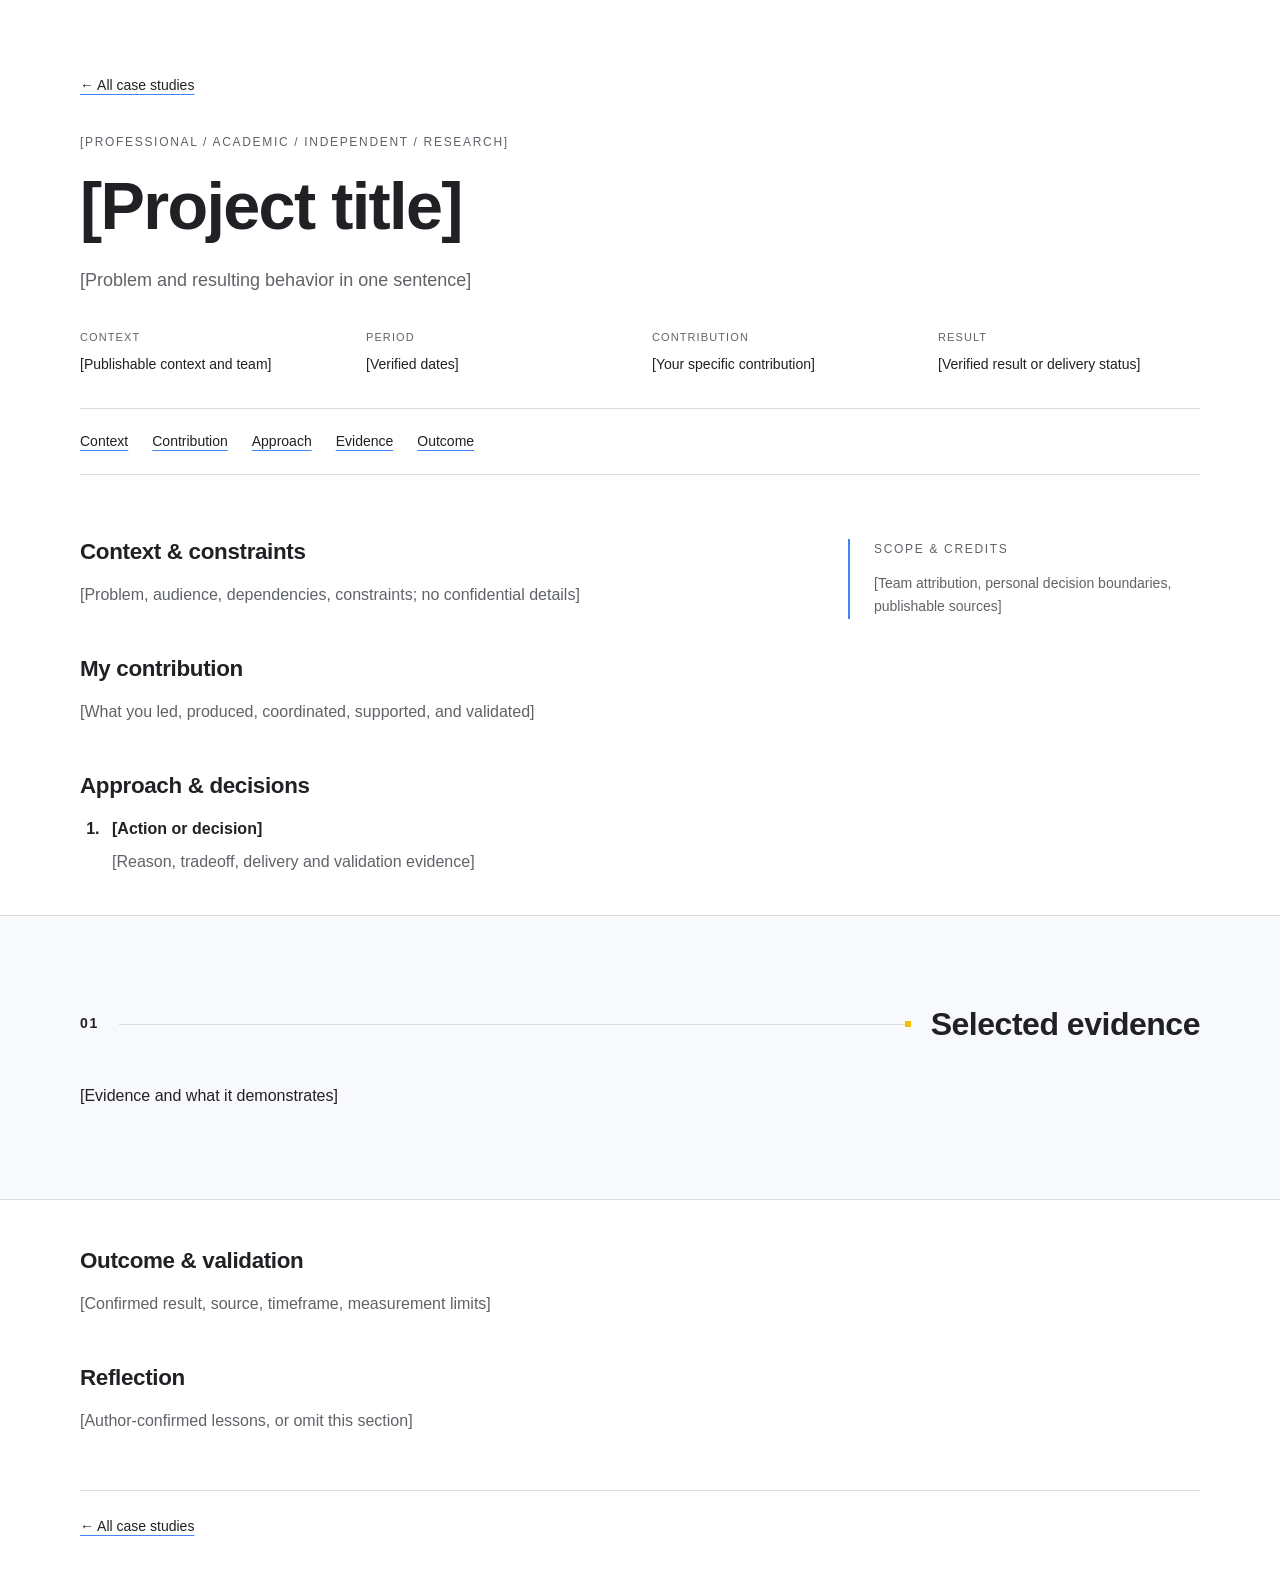
<file: templates/case-study.html>
<!DOCTYPE html>
<html lang="en">
<head>
  <meta charset="UTF-8">
  <meta name="viewport" content="width=device-width, initial-scale=1.0">
  <meta name="robots" content="noindex">
  <title>Unpublished case-study template</title>
  <link rel="stylesheet" href="/css/style.css">
  <!-- Before publishing: use a current page's head/navigation/footer, set unique
       title/description/canonical/social metadata, and remove noindex. Replace
       every bracketed field with verified content or omit that section. -->
</head>
<body>
  <a class="skip-link" href="#main">Skip to content</a>
  <main id="main">
    <article class="case-study">
      <header class="container page-intro case-intro">
        <a class="back-link" href="/#work">← All case studies</a>
        <p class="kicker">[Professional / academic / independent / research]</p>
        <h1>[Project title]</h1>
        <p class="page-intro__lede">[Problem and resulting behavior in one sentence]</p>
        <dl class="case-facts">
          <div><dt>Context</dt><dd>[Publishable context and team]</dd></div>
          <div><dt>Period</dt><dd>[Verified dates]</dd></div>
          <div><dt>Contribution</dt><dd>[Your specific contribution]</dd></div>
          <div><dt>Result</dt><dd>[Verified result or delivery status]</dd></div>
        </dl>
        <nav class="jump-links" aria-label="Case study sections">
          <a href="#context">Context</a><a href="#contribution">Contribution</a>
          <a href="#approach">Approach</a><a href="#evidence">Evidence</a>
          <a href="#outcome">Outcome</a>
        </nav>
      </header>
      <div class="container case-layout">
        <div class="case-narrative">
          <section class="case-section" id="context" aria-labelledby="context-title">
            <h2 id="context-title">Context &amp; constraints</h2>
            <p>[Problem, audience, dependencies, constraints; no confidential details]</p>
          </section>
          <section class="case-section" id="contribution" aria-labelledby="contribution-title">
            <h2 id="contribution-title">My contribution</h2>
            <p>[What you led, produced, coordinated, supported, and validated]</p>
          </section>
          <section class="case-section" id="approach" aria-labelledby="approach-title">
            <h2 id="approach-title">Approach &amp; decisions</h2>
            <ol class="case-steps">
              <li><h3>[Action or decision]</h3><p>[Reason, tradeoff, delivery and validation evidence]</p></li>
            </ol>
          </section>
        </div>
        <aside class="case-aside" aria-label="Project scope">
          <p class="kicker">Scope &amp; credits</p>
          <p>[Team attribution, personal decision boundaries, publishable sources]</p>
        </aside>
      </div>
      <section class="section case-evidence" id="evidence" aria-labelledby="evidence-title">
        <div class="container">
          <header class="sec-head">
            <span class="sec-head__index" aria-hidden="true">01</span>
            <span class="sec-head__rule" aria-hidden="true"></span>
            <h2 class="sec-head__title" id="evidence-title">Selected evidence</h2>
          </header>
          <!-- Add sanitized, permission-cleared figures with alt, width, height,
               loading="lazy", and optional data-zoom/data-full. Label reconstructions.
               For AI work: include evaluation, data handling, limitations, human review. -->
          <p>[Evidence and what it demonstrates]</p>
        </div>
      </section>
      <div class="container case-closing">
        <section class="case-section" id="outcome" aria-labelledby="outcome-title">
          <h2 id="outcome-title">Outcome &amp; validation</h2>
          <p>[Confirmed result, source, timeframe, measurement limits]</p>
        </section>
        <section class="case-section" aria-labelledby="reflection-title">
          <h2 id="reflection-title">Reflection</h2>
          <p>[Author-confirmed lessons, or omit this section]</p>
        </section>
        <nav class="case-next" aria-label="More case studies">
          <a href="/#work">← All case studies</a>
        </nav>
      </div>
    </article>
  </main>
</body>
</html>
</file>
<file: css/style.css>
/* Chanisara Kotrachai · Shared editorial system. Business × Technology × Delivery. */
:root { --blue:#4285F4; --yellow:#FBBC04; --black:#202124; --gray:#5F6368; --border:#DADCE0; --surface:#F8F9FA; --white:#FFFFFF; --container:1120px; --nav-h:4.5rem; --section-y:clamp(3.5rem,7vw,6rem); }
*, *::before, *::after { box-sizing:border-box; }
html { scroll-padding-top:calc(var(--nav-h) + 1.25rem); }
body { margin:0; font:400 1rem/1.7 'DM Sans',sans-serif; color:var(--black); background:var(--white); -webkit-font-smoothing:antialiased; }
h1,h2,h3,h4,p,ul,ol,dl,figure { margin:0; }
h1,h2,h3,h4 { line-height:1.15; font-weight:700; text-wrap:balance; }
h1 { font-size:clamp(2.4rem,5.2vw,4.5rem); letter-spacing:-.025em; }
h2 { font-size:clamp(1.5rem,2.5vw,2.1rem); letter-spacing:-.015em; }
h3 { font-size:1.2rem; }
img { display:block; max-width:100%; height:auto; }
button { font:inherit; color:inherit; }
a { color:var(--black); text-decoration-color:var(--blue); text-underline-offset:.25em; text-decoration-thickness:1px; }
a:hover { text-decoration-thickness:2px; }
button,a { -webkit-tap-highlight-color:rgba(66,133,244,.14); }
ul,ol { padding-left:1.3rem; }
strong { font-weight:700; }
summary { cursor:pointer; }
::selection { background:#DCE9FF; color:var(--black); }
:focus-visible { outline:2px solid var(--blue); outline-offset:5px; border-radius:2px; }
[tabindex='-1']:focus:not(:focus-visible) { outline:none; }
.container { width:min(var(--container),calc(100% - 3rem)); margin-inline:auto; }
.section { padding-block:var(--section-y); }
.section-lede { max-width:43rem; color:var(--gray); font-size:1.0625rem; margin:-1rem 0 2.75rem; }
.section-end { margin-top:2.5rem; }
.visually-hidden { position:absolute; width:1px; height:1px; padding:0; margin:-1px; overflow:hidden; clip-path:inset(50%); white-space:nowrap; border:0; }
.skip-link { position:fixed; top:1rem; left:1rem; z-index:4000; transform:translateY(-200%); padding:.75rem 1rem; background:var(--white); border:2px solid var(--blue); }
.skip-link:focus { transform:none; }
.sec-head { display:flex; align-items:center; gap:1.25rem; margin-bottom:2.5rem; }
.sec-head__index { font-size:.875rem; font-weight:700; letter-spacing:.12em; }
.sec-head__rule { position:relative; flex:1; height:1px; background:var(--border); min-width:2rem; }
.sec-head__rule::after { content:''; position:absolute; width:6px; height:6px; top:-2.5px; right:0; background:var(--yellow); }
.kicker { display:flex; align-items:center; gap:.75rem; color:var(--gray); font-size:.75rem; font-weight:500; letter-spacing:.14em; text-transform:uppercase; }
.kicker__tick { flex-shrink:0; width:1.5rem; height:2px; background:var(--blue); }
.kicker--center { justify-content:center; }
.text-link,.xref { font-size:.9rem; font-weight:500; }

/* Navigation stays visible without JavaScript; mobile disclosure is an enhancement. */
.nav { position:sticky; top:0; z-index:1000; background:rgba(255,255,255,.97); border-bottom:1px solid var(--border); }
.nav__inner { display:flex; align-items:center; min-height:var(--nav-h); gap:1.5rem; }
.nav__logo { font-size:1.125rem; font-weight:700; text-decoration:none; margin-right:auto; white-space:nowrap; }
.nav__dot { display:inline-block; width:6px; height:6px; margin-left:3px; border-radius:50%; background:var(--yellow); }
.nav__menu { display:flex; align-items:center; gap:1.6rem; }
.nav__link { position:relative; padding-block:.65rem; text-decoration:none; color:var(--gray); font-size:.875rem; font-weight:500; white-space:nowrap; }
.nav__link:hover,.nav__link[aria-current] { color:var(--black); }
.nav__link[aria-current]::after { content:''; position:absolute; inset:auto 0 0; height:2px; background:var(--blue); }
.nav__resume { display:inline-flex; gap:.5rem; align-items:center; min-height:44px; font-size:.875rem; font-weight:700; white-space:nowrap; }
.nav__toggle { display:none; width:44px; height:44px; padding:10px; border:0; background:transparent; cursor:pointer; flex-shrink:0; }
.nav__toggle span { display:block; height:2px; margin-block:5px; background:var(--black); }

/* Original portrait frame, large name, blue rule, and yellow endpoint. */
.hero { padding-top:clamp(2.75rem,6vw,5rem); }
.hero__grid { display:grid; grid-template-columns:minmax(0,7fr) minmax(0,5fr); gap:clamp(2rem,6vw,5.5rem); align-items:center; }
.hero__name { font-size:clamp(2.75rem,6.5vw,4.75rem); text-transform:uppercase; letter-spacing:.005em; line-height:1.02; margin:1.4rem 0 1.2rem; }
.hero__role { font-size:clamp(1.125rem,2vw,1.5rem); font-weight:500; margin-bottom:.75rem; }
.hero__lede { color:var(--gray); font-size:1.0625rem; max-width:34em; }
.hero__actions { display:flex; gap:1rem 1.5rem; align-items:center; flex-wrap:wrap; margin-top:1.75rem; }
.hero__cta,.hero__resume { display:inline-flex; align-items:center; gap:.5rem; min-height:44px; }
.hero__cta { font-weight:700; }
.hero__resume { font-size:.9375rem; }
.hero__meta { margin-top:1.75rem; max-width:30rem; font-size:.8125rem; color:var(--gray); }
.hero__portrait { position:relative; justify-self:end; width:min(360px,100%); margin:0 20px 16px 0; }
.hero__portrait::before { content:''; position:absolute; inset:16px -16px -16px 16px; border:1px solid var(--blue); }
.hero__portrait::after { content:''; position:absolute; top:12px; right:-20px; width:8px; height:8px; background:var(--yellow); }
.hero__portrait img { position:relative; width:100%; aspect-ratio:3 / 4; object-fit:cover; object-position:50% 32%; }

/* Career rail and visible ownership summaries. */
.experience,.work,.bridge,.research,.about { border-top:1px solid var(--border); }
.xp-list { position:relative; padding-left:1.75rem; }
.xp-list::before { content:''; position:absolute; left:3px; top:.6rem; bottom:1rem; width:1px; background:var(--border); }
.xp { display:grid; grid-template-columns:12rem minmax(0,1fr); gap:2rem; position:relative; padding-bottom:2.5rem; }
.xp:last-child { padding-bottom:0; }
.xp::before { content:''; position:absolute; left:-1.75rem; top:.6rem; width:7px; height:7px; background:var(--white); border:1px solid var(--blue); }
.xp--now::before { background:var(--blue); }
.xp:last-child::before { background:var(--yellow); border-color:var(--yellow); }
.xp__dates { font-size:.8125rem; font-weight:700; letter-spacing:.04em; }
.xp__place,.xp__org { color:var(--gray); font-size:.875rem; }
.xp__place { margin-top:.25rem; }
.xp__verb { font-size:.6875rem; font-weight:700; text-transform:uppercase; letter-spacing:.12em; color:var(--gray); margin-bottom:.5rem; }
.xp__role { font-size:1.25rem; }
.xp__org { margin-top:.4rem; margin-bottom:.85rem; }
.xp__summary { max-width:46rem; color:var(--gray); }
.xp__contributions { list-style:none; padding:0; margin-top:1rem; font-size:.9375rem; }
.xp__contributions li + li { margin-top:.35rem; }
.xp__contributions strong { font-weight:500; }
.xp__more { margin-top:1rem; font-size:.875rem; }
.xp__more summary { width:fit-content; min-height:44px; padding-block:.6rem; text-decoration:underline; text-decoration-color:var(--blue); text-underline-offset:.25em; }
.xp__more ul { max-width:46rem; color:var(--gray); margin-top:.5rem; }
.xp__more li + li { margin-top:.5rem; }

/* Editorial project list. */
.work-list { border-top:1px solid var(--border); }
.work-preview { display:grid; grid-template-columns:minmax(0,1.2fr) minmax(0,1fr); gap:3rem; padding-block:2.5rem; border-bottom:1px solid var(--border); align-items:center; }
.project__cat { color:var(--gray); font-size:.75rem; letter-spacing:.1em; text-transform:uppercase; font-weight:500; }
.work-preview h3 { font-size:clamp(1.4rem,2.3vw,2rem); margin-block:.8rem; }
.work-preview h3 a { text-decoration:none; }
.work-preview h3 a:hover { text-decoration:underline; text-decoration-color:var(--blue); }
.work-preview__text > p:not(.project__cat) { color:var(--gray); }
.preview-meta { margin-block:1rem 1.25rem; font-size:.8125rem; }
.preview-meta > div { display:grid; grid-template-columns:6.5rem minmax(0,1fr); gap:.5rem; }
.preview-meta dt { color:var(--gray); }
.preview-meta dd { margin:0; }
.work-preview__visual { display:block; padding:.75rem; background:var(--surface); border:1px solid var(--border); border-radius:3px; }
.work-preview__visual img { width:100%; aspect-ratio:16 / 10; object-fit:contain; }
.work-preview__visual:hover { border-color:var(--blue); }
.axis { position:relative; display:grid; grid-template-columns:repeat(3,minmax(0,1fr)); gap:2rem; border-top:1px solid var(--blue); }
.axis::after { content:''; position:absolute; top:-3px; right:0; width:6px; height:6px; background:var(--yellow); }
.axis__node { padding-top:1.75rem; }
.axis__label { margin-bottom:.75rem; }
.axis__node p { color:var(--gray); margin-bottom:1rem; }
.axis__node a { font-size:.875rem; }

/* Publication and concise background. */
.research__grid { display:grid; grid-template-columns:minmax(0,1.35fr) minmax(0,1fr); gap:3rem; align-items:start; }
.research__publication { font-size:clamp(1.25rem,2vw,1.7rem); margin-bottom:1.5rem; }
.research__meta { font-size:.8125rem; }
.research__meta > div { display:grid; grid-template-columns:6rem minmax(0,1fr); gap:1rem; padding-block:.4rem; border-bottom:1px solid var(--surface); }
.research__meta dt { color:var(--gray); }
.research__meta dd { margin:0; }
.research__note { margin-top:1.25rem; color:var(--gray); font-size:.9375rem; }
.research__links { display:flex; flex-wrap:wrap; gap:.5rem 1.5rem; margin-top:1rem; }
.research__link { display:inline-flex; align-items:center; min-height:44px; gap:.35rem; font-size:.875rem; }
.about__grid { display:grid; grid-template-columns:1fr 1fr; gap:4rem; }
.about__intro { font-size:clamp(1.5rem,2.5vw,2rem); line-height:1.3; font-weight:500; margin-bottom:1.25rem; }
.about__grid p:not(.about__intro) { color:var(--gray); }
.about__education { margin-top:1.5rem; font-size:.9375rem; }
.about__education strong { color:var(--black); }
.about__education span { font-size:.8125rem; }
.learning-list { padding:0; list-style:none; margin-block:1.25rem; }
.learning-list li { padding-block:.8rem; border-bottom:1px solid var(--border); }
.learning-list strong,.learning-list span { display:block; }
.learning-list strong { font-size:.9375rem; font-weight:500; }
.learning-list span { font-size:.8125rem; color:var(--gray); }
.about__note { font-size:.8125rem; margin-bottom:1rem; }
.archive-shortcuts { display:flex; flex-wrap:wrap; gap:.5rem 1.5rem; margin-top:2.75rem; padding-top:1rem; border-top:1px solid var(--border); font-size:.8125rem; }
.archive-shortcuts a { display:inline-flex; align-items:center; min-height:44px; gap:.3rem; }
.contact { text-align:center; border-top:1px solid var(--border); }
.contact__title { margin-block:.75rem 1.25rem; font-size:clamp(2rem,4vw,3.5rem); }
.contact__message { color:var(--gray); max-width:38rem; margin-inline:auto; }
.contact__email { display:inline-block; margin-top:1.5rem; font-size:clamp(1rem,2.5vw,1.7rem); overflow-wrap:anywhere; }
.contact__links { list-style:none; padding:0; display:flex; justify-content:center; flex-wrap:wrap; gap:.5rem 2rem; margin-top:1.5rem; }
.contact__links a { display:inline-block; min-height:44px; padding-block:.6rem; font-size:.875rem; }
.footer { border-top:1px solid var(--border); padding-block:1.5rem; }
.footer__content { display:flex; flex-wrap:wrap; gap:.75rem 1.5rem; align-items:center; }
.footer__copy,.footer__note,.footer a { font-size:.75rem; }
.footer__note { color:var(--gray); margin-right:auto; }
.footer a { display:inline-flex; min-height:44px; align-items:center; gap:.4rem; }

/* Shared case-study structure. */
.page-intro { padding-top:clamp(2rem,5vw,4rem); padding-bottom:2.5rem; }
.back-link { display:inline-block; min-height:44px; font-size:.875rem; margin-bottom:1.5rem; padding-block:.6rem; }
.page-intro .kicker { margin-bottom:1rem; }
.page-intro h1 { max-width:58rem; }
.page-intro__lede { max-width:46rem; color:var(--gray); font-size:1.125rem; margin-top:1.25rem; }
.jump-links { display:flex; flex-wrap:wrap; gap:.5rem 1.5rem; border-block:1px solid var(--border); margin-top:2rem; padding-block:.65rem; }
.jump-links a { display:flex; align-items:center; min-height:44px; font-size:.875rem; }
.case-facts { display:grid; grid-template-columns:repeat(4,minmax(0,1fr)); gap:1.5rem; margin-top:2rem; }
.case-facts dt { font-size:.6875rem; color:var(--gray); letter-spacing:.1em; text-transform:uppercase; margin-bottom:.4rem; }
.case-facts dd { margin:0; font-size:.875rem; }
.case-layout { display:grid; grid-template-columns:minmax(0,2fr) minmax(0,1fr); gap:4rem; align-items:start; padding-bottom:1rem; }
.case-section { padding-block:1.5rem; }
.case-section h2 { font-size:1.4rem; margin-bottom:1rem; }
.case-section p { color:var(--gray); max-width:45rem; }
.case-aside { border-left:2px solid var(--blue); padding-left:1.5rem; margin-top:1.5rem; }
.case-aside > p:not(.kicker) { margin-top:.75rem; font-size:.875rem; color:var(--gray); }
.source-links { list-style:none; padding:0; margin-top:1rem; }
.source-links li + li { margin-top:.7rem; }
.source-links a { font-size:.875rem; }
.case-steps { padding-left:1.5rem; }
.case-steps li { padding-left:.5rem; }
.case-steps li + li { margin-top:1.5rem; }
.case-steps li::marker { color:var(--black); font-weight:700; }
.case-steps h3 { font-size:1rem; margin-bottom:.6rem; }
.case-evidence { background:var(--surface); border-block:1px solid var(--border); }
.evidence { min-width:0; }
.evidence > img,.evidence .image-zoom { width:100%; }
.evidence img { max-height:620px; width:100%; object-fit:contain; background:var(--white); }
figcaption { font-size:.75rem; color:var(--gray); line-height:1.5; margin-top:.75rem; }
.evidence-grid { display:grid; grid-template-columns:1fr 1fr; gap:2rem; margin-top:2.5rem; }
.run-excerpt { background:var(--white); border:1px solid var(--border); padding:1.5rem; margin-top:2rem; max-width:50rem; }
.run-excerpt dl { display:flex; gap:2.5rem; margin-block:1.25rem; }
.run-excerpt dt { font-size:.8125rem; color:var(--gray); }
.run-excerpt dd { margin:0; font-size:2rem; font-weight:500; }
.run-excerpt > p:last-child { color:var(--gray); font-size:.8125rem; }
.case-closing { padding-block:1.5rem 3rem; }
.case-next { display:flex; justify-content:space-between; flex-wrap:wrap; gap:1rem 2rem; border-top:1px solid var(--border); margin-top:2rem; padding-top:1.5rem; font-size:.875rem; }
.case-next a { max-width:28rem; }

/* Archive, with one component definition per role. */
.catalog__lede,.archive__lede { color:var(--gray); max-width:42rem; margin-bottom:1.5rem; }
.catalog__year { font-size:1rem; margin-bottom:1rem; }
.catalog__group + .catalog__group { margin-top:2.5rem; }
.catalog__list,.archive__list,.honors__list,.education__links,.lead-list { list-style:none; padding:0; }
.catalog__row { display:grid; grid-template-columns:minmax(0,1fr) 12rem; gap:2rem; border-top:1px solid var(--border); padding-block:1.25rem; }
.catalog__name { font-size:1.0625rem; }
.catalog__name .xref { font-size:.8125rem; margin-left:.5rem; font-weight:400; }
.catalog__desc { color:var(--gray); font-size:.9375rem; margin-top:.6rem; }
.catalog__stack { color:var(--gray); font-size:.8125rem; margin-top:.5rem; }
.catalog__side { display:flex; flex-wrap:wrap; align-content:start; gap:.5rem 1rem; }
.catalog__domain { flex-basis:100%; font-size:.6875rem; font-weight:500; letter-spacing:.08em; text-transform:uppercase; }
.catalog__link { display:inline-flex; align-items:center; gap:.4rem; min-height:44px; font-size:.875rem; }
.archive,.honors,.education,.leadership,.moments { border-top:1px solid var(--border); }
.archive__grid { display:grid; grid-template-columns:minmax(0,1fr) minmax(0,1.5fr); gap:3rem; align-items:start; }
.archive__intro { position:sticky; top:calc(var(--nav-h) + 2rem); }
.archive__intro .sec-head { flex-wrap:wrap; }
.archive__intro .sec-head__title { flex-basis:100%; }
.archive__badge-links { list-style:none; padding:0; }
.archive__badge-links a { display:inline-flex; min-height:44px; align-items:center; }
.archive__row { display:grid; grid-template-columns:132px minmax(0,1fr); gap:1.25rem; align-items:center; border-top:1px solid var(--border); padding-block:1.25rem; }
.archive__row:first-child { border-top:0; padding-top:0; }
.archive__thumb { width:132px; aspect-ratio:4 / 3; object-fit:contain; background:var(--surface); border:1px solid var(--border); }
.archive__thumb--portrait { aspect-ratio:4 / 5.6; }
.archive__info { min-width:0; }
.cert__cat { font-size:.6875rem; color:var(--gray); letter-spacing:.08em; text-transform:uppercase; margin-bottom:.4rem; }
.archive__title { font-size:1rem; line-height:1.35; }
.archive__meta { color:var(--gray); font-size:.8125rem; margin-top:.4rem; }
.archive__row--doc { display:block; }
.archive__doclink { font-size:.875rem; }
.archive__docmeta { font-size:.6875rem; border:1px solid var(--border); padding:.1rem .3rem; margin-left:.4rem; }
.honors__row { padding-block:1.25rem; border-top:1px solid var(--border); }
.honors__row:first-child { border-top:0; padding-top:0; }
.education__grid { display:grid; grid-template-columns:1.2fr 1fr; gap:3rem; }
.education__school { margin-bottom:.75rem; }
.education__degree { color:var(--gray); }
.education__degree--small,.education__years { font-size:.875rem; margin-top:.5rem; }
.education__links { align-self:end; }
.education__links li + li { margin-top:1rem; }
.education__links a { font-size:.875rem; }
.lead__row { display:grid; grid-template-columns:9rem minmax(0,1fr); gap:2rem; padding-block:1.25rem; border-top:1px solid var(--border); }
.lead__dates { font-size:.8125rem; color:var(--gray); }
.lead__role { font-size:1.0625rem; }
.lead__org,.lead__desc { color:var(--gray); font-size:.875rem; margin-top:.4rem; }
.moments__grid,.moments__row { display:grid; grid-template-columns:1fr 1fr; gap:2rem; }
.moments__row { margin-top:2.5rem; }
.moments img { width:100%; aspect-ratio:4 / 3; object-fit:cover; }
.moments__title,.moments__details { display:block; }
.moments__title { font-weight:500; color:var(--black); }

/* Native dialog supplies focus containment, Escape, and an inert background. */
.image-zoom { display:block; padding:0; border:0; background:transparent; cursor:zoom-in; max-width:100%; }
.image-zoom:hover { outline:1px solid var(--blue); outline-offset:3px; }
.evidence-dialog { border:0; border-radius:4px; padding:1.25rem; width:min(1180px,calc(100% - 2rem)); max-height:calc(100dvh - 2rem); background:var(--white); color:var(--black); }
.evidence-dialog::backdrop { background:rgba(32,33,36,.86); }
.evidence-dialog__header { display:flex; justify-content:space-between; gap:1rem; align-items:center; margin-bottom:1rem; }
.evidence-dialog__header h2 { font-size:1rem; }
.evidence-dialog__close { min-width:44px; min-height:44px; cursor:pointer; background:var(--white); border:1px solid var(--border); font-size:1.25rem; }
.evidence-dialog__image { width:100%; height:auto; max-height:70dvh; object-fit:contain; }
.evidence-dialog__caption { font-size:.8125rem; color:var(--gray); margin-top:.75rem; }
body.lightbox-open { overflow:hidden; }

@media (max-width:960px) {
  .nav__menu { gap:1rem; } .nav__inner { gap:1rem; }
  .hero__grid { gap:2rem; } .hero__portrait { width:min(300px,100%); }
  .xp { grid-template-columns:10rem minmax(0,1fr); gap:1.25rem; }
  .work-preview,.research__grid,.archive__grid { gap:2rem; }
  .about__grid { gap:2.5rem; } .case-layout { gap:2rem; }
}
@media (max-width:760px) {
  .container { width:calc(100% - 2.5rem); }
  body:not(.nav-enhanced) .nav { position:static; }
  .nav__inner { flex-wrap:wrap; gap:.5rem 1rem; }
  .nav__menu { order:4; width:100%; flex-wrap:wrap; gap:.25rem 1.25rem; padding-bottom:.75rem; }
  .nav-enhanced .nav__toggle { display:block; } .nav-enhanced .nav__menu { display:none; } .nav-open .nav__menu { display:flex; }
  .nav__resume { margin-left:auto; }
  .hero { padding-top:2.5rem; } .hero__grid { grid-template-columns:1fr; gap:2.5rem; }
  .hero__portrait { width:min(260px,70%); justify-self:start; margin-left:.25rem; }
  .hero__name { font-size:clamp(2.65rem,9.5vw,4.4rem); } .hero__lede { max-width:35rem; } .hero__meta { margin-top:1rem; }
  .sec-head { gap:.9rem; } .sec-head__title { max-width:80%; }
  .xp { grid-template-columns:1fr; gap:.75rem; } .xp__when { display:flex; flex-wrap:wrap; gap:.25rem 1rem; } .xp__place { margin:0; } .xp__verb { display:none; }
  .work-preview { grid-template-columns:1fr; gap:1.5rem; } .work-preview__visual { max-width:36rem; }
  .axis { grid-template-columns:1fr; gap:1.5rem; } .axis__node { padding-top:1.25rem; } .axis__node + .axis__node { border-top:1px solid var(--border); }
  .research__grid,.about__grid,.archive__grid,.education__grid,.case-layout { grid-template-columns:1fr; }
  .research__visual { max-width:40rem; } .case-facts { grid-template-columns:1fr 1fr; } .case-aside { margin-top:0; } .evidence-grid { grid-template-columns:1fr; }
  .archive__intro { position:static; } .archive__intro .sec-head__title { flex-basis:auto; }
  .archive__row { grid-template-columns:112px minmax(0,1fr); } .archive__thumb { width:112px; }
  .catalog__row { grid-template-columns:1fr; gap:.75rem; } .catalog__side { align-items:center; } .catalog__domain { flex-basis:auto; margin-right:.5rem; }
  .lead__row { grid-template-columns:1fr; gap:.5rem; } .moments__grid,.moments__row { grid-template-columns:1fr; }
  .footer__content { gap:.5rem 1rem; } .footer__note { flex-basis:100%; order:4; } .footer__copy { margin-right:auto; }
}
@media (max-width:430px) {
  .hero__portrait { width:58%; } .hero__actions { gap:.5rem 1rem; }
  .kicker { font-size:.6875rem; letter-spacing:.09em; gap:.5rem; } .hero__role { font-size:1.1rem; }
  .sec-head { flex-wrap:wrap; gap:.75rem; } .sec-head__rule { order:3; flex-basis:100%; } .sec-head__title { max-width:calc(100% - 2.5rem); }
  .preview-meta > div { grid-template-columns:5.8rem minmax(0,1fr); }
  .archive__row { grid-template-columns:88px minmax(0,1fr); gap:1rem; align-items:start; } .archive__thumb { width:88px; } .archive__row--doc { display:block; }
  .research__meta > div { grid-template-columns:5rem minmax(0,1fr); gap:.5rem; }
  .case-facts { gap:1rem; } .case-next { flex-direction:column; }
}
@media (prefers-reduced-motion:no-preference) { html { scroll-behavior:smooth; } }
@media print {
  .nav,.skip-link,.jump-links,.footer__top,.evidence-dialog { display:none; }
  .container { width:100%; } body { font-size:10pt; } .section { padding-block:1.5rem; }
  .hero__portrait { max-width:180px; } .case-layout { grid-template-columns:1fr; } .archive__intro { position:static; }
  figure,.xp,.case-facts { break-inside:avoid; }
}
</file>
